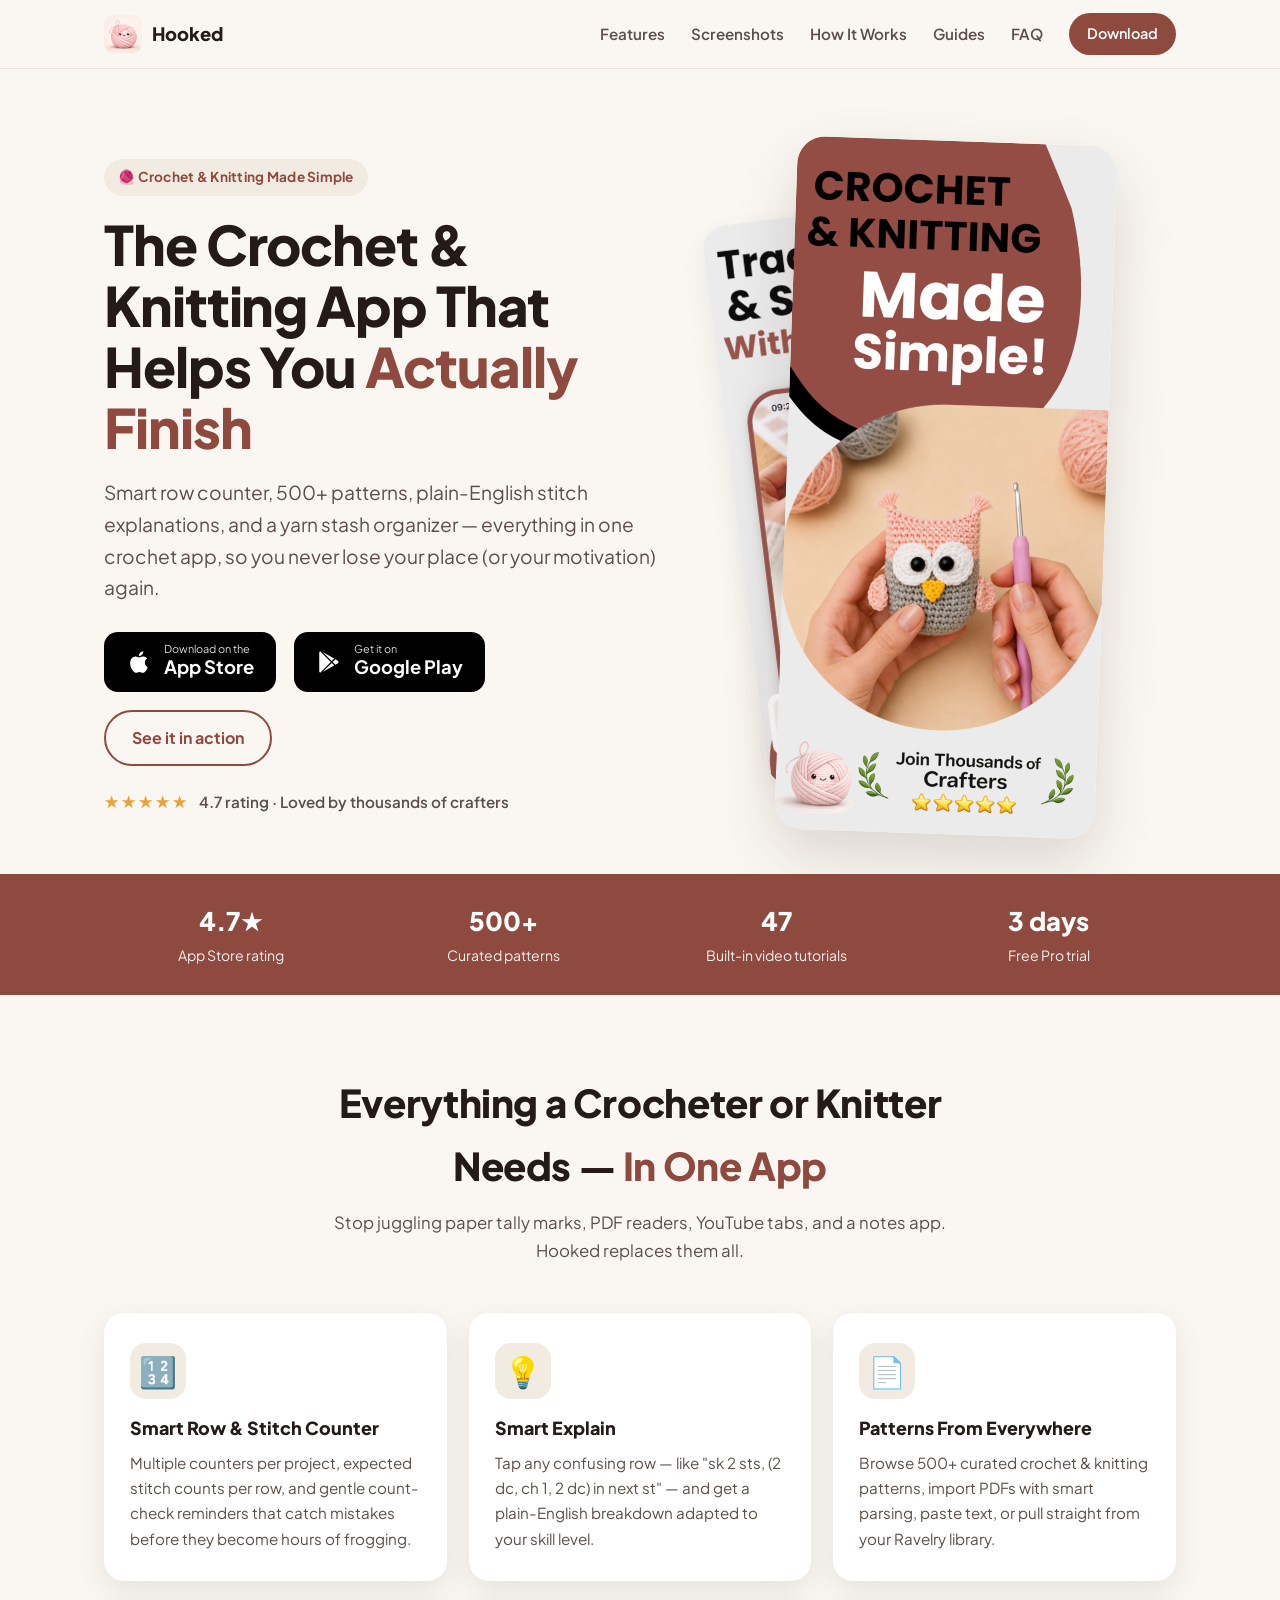
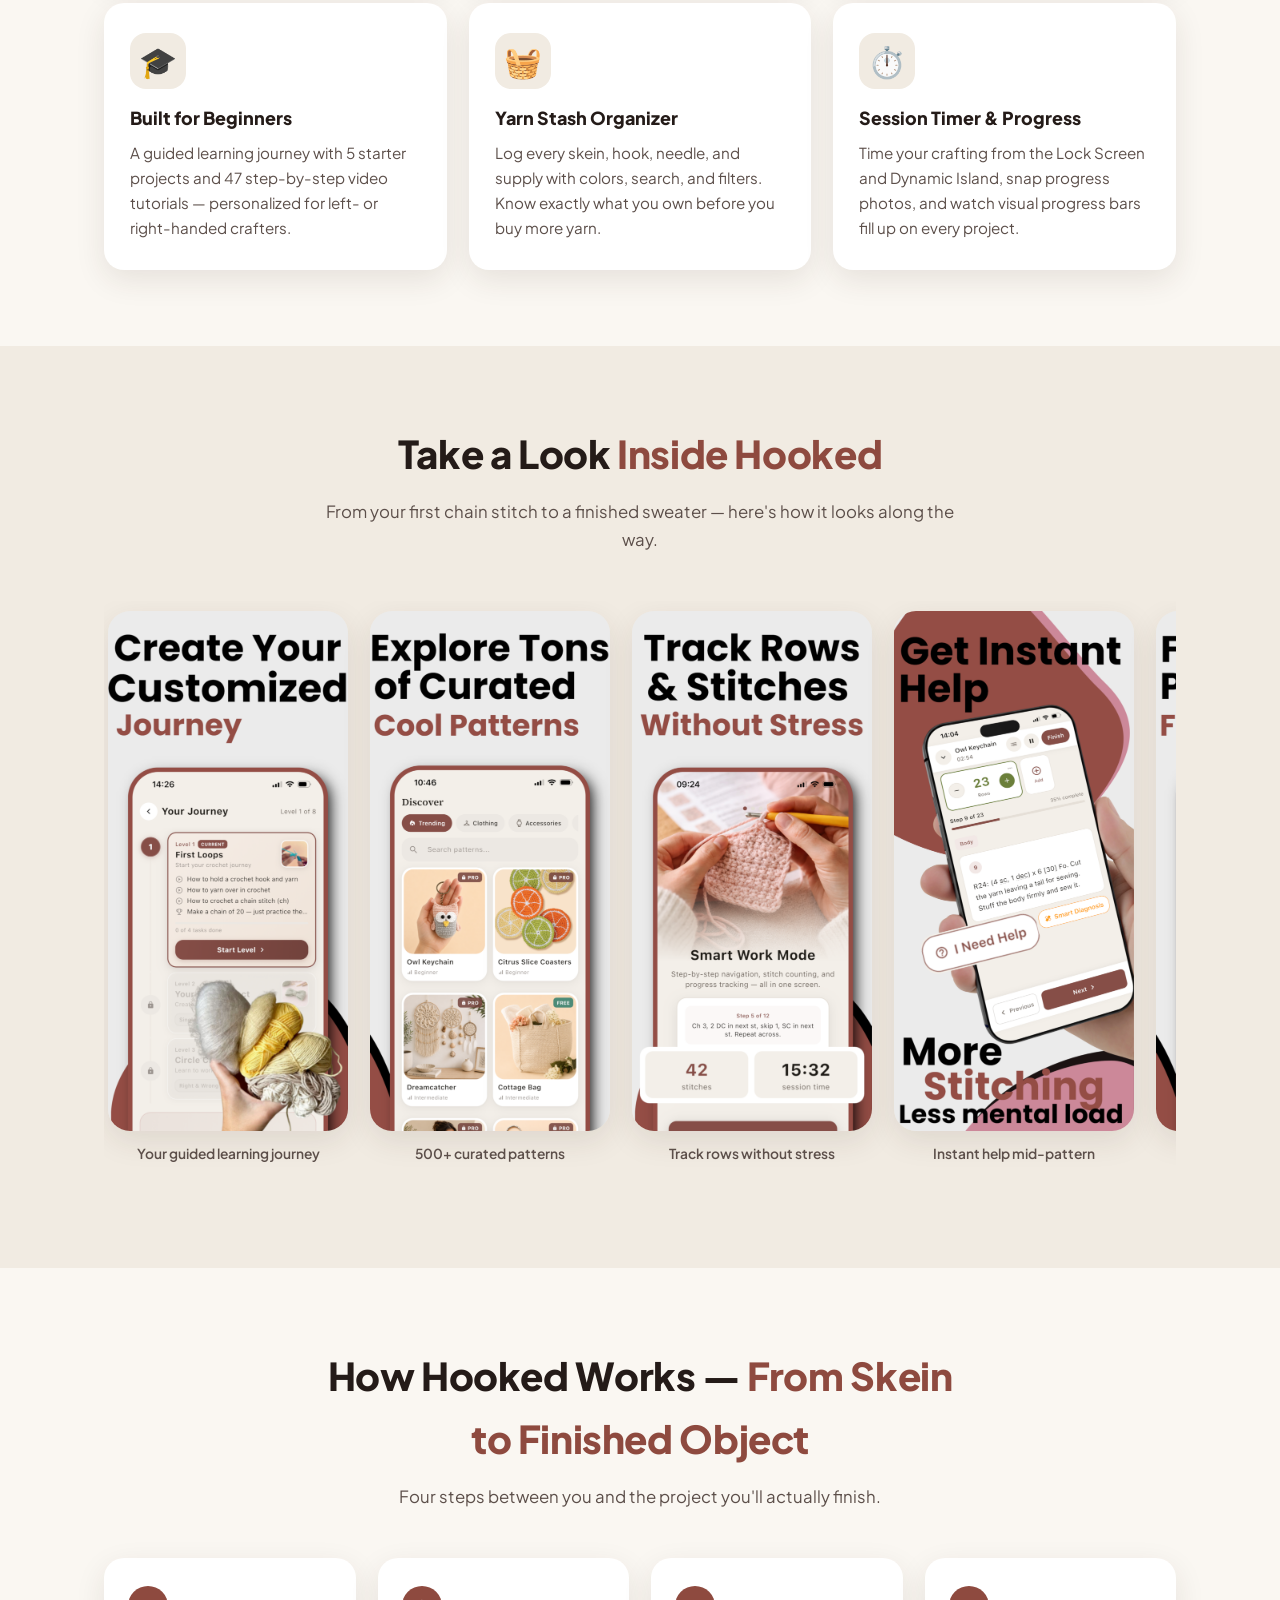
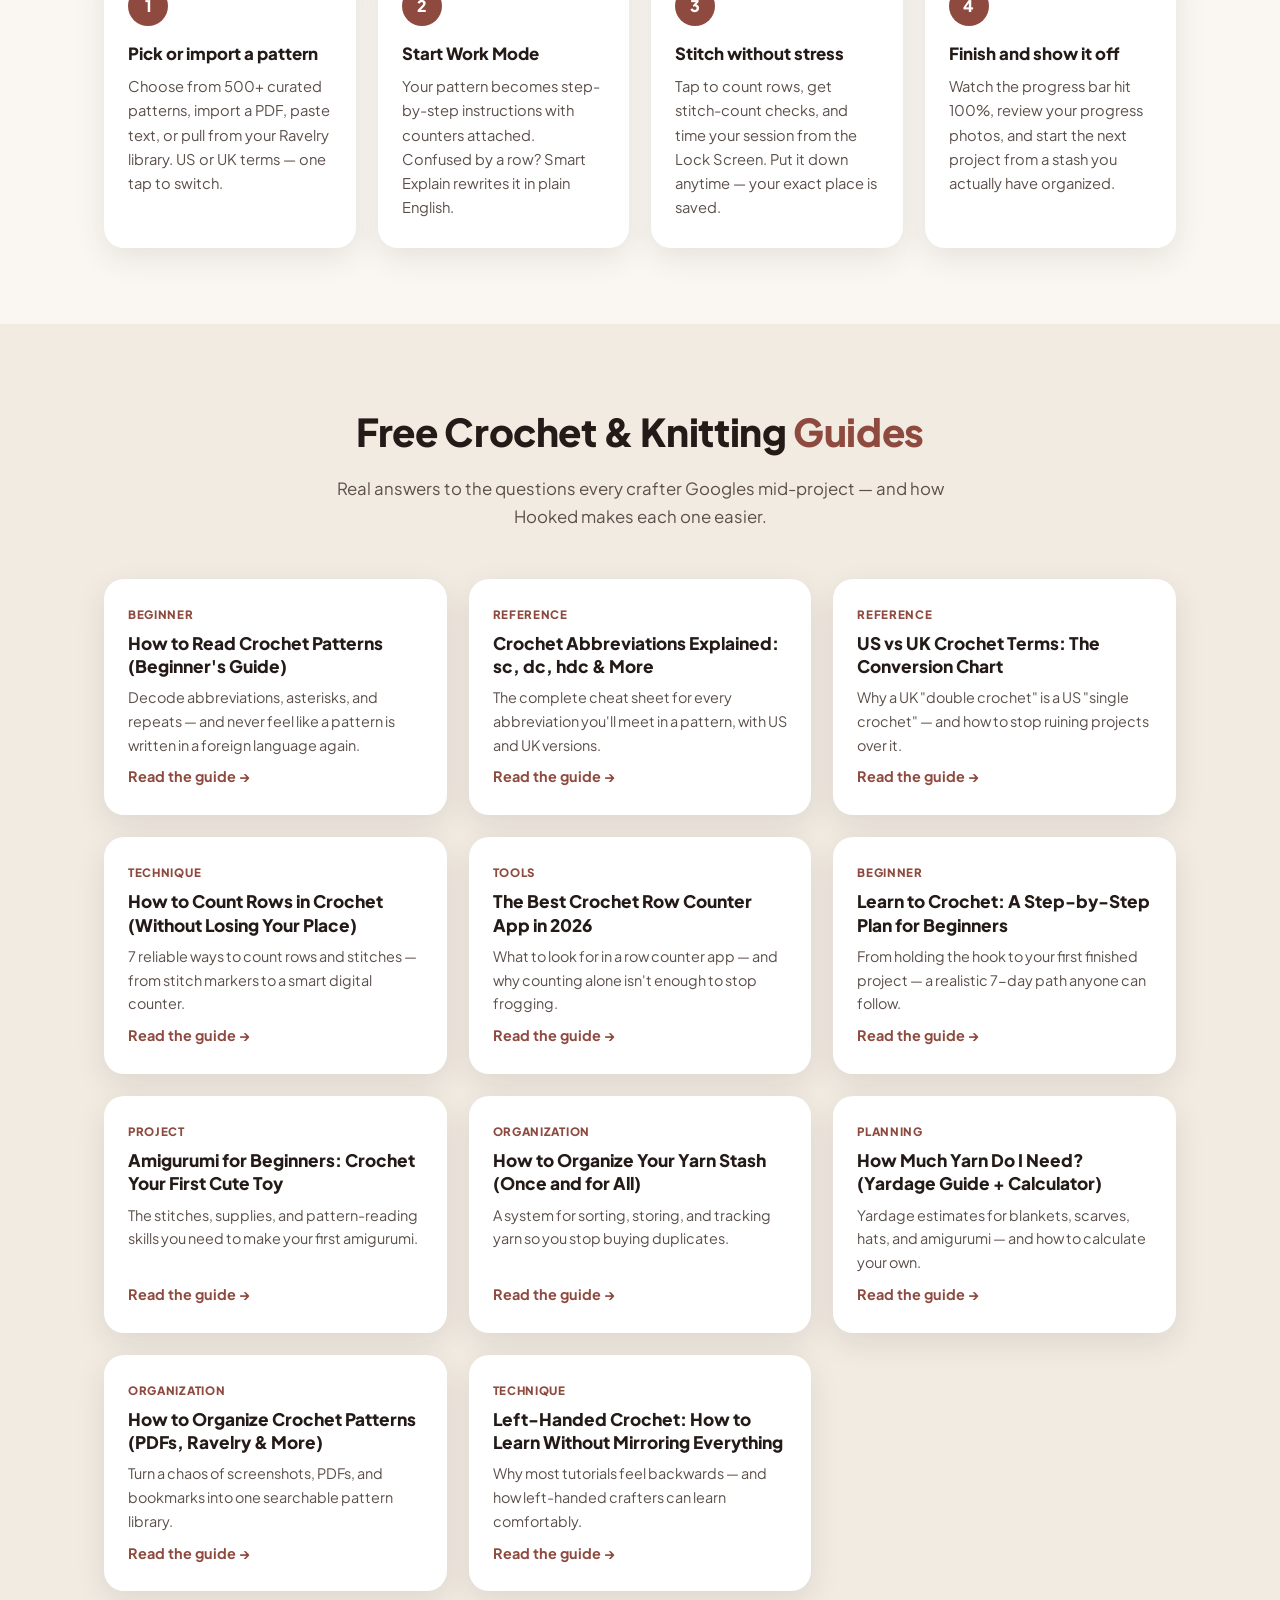
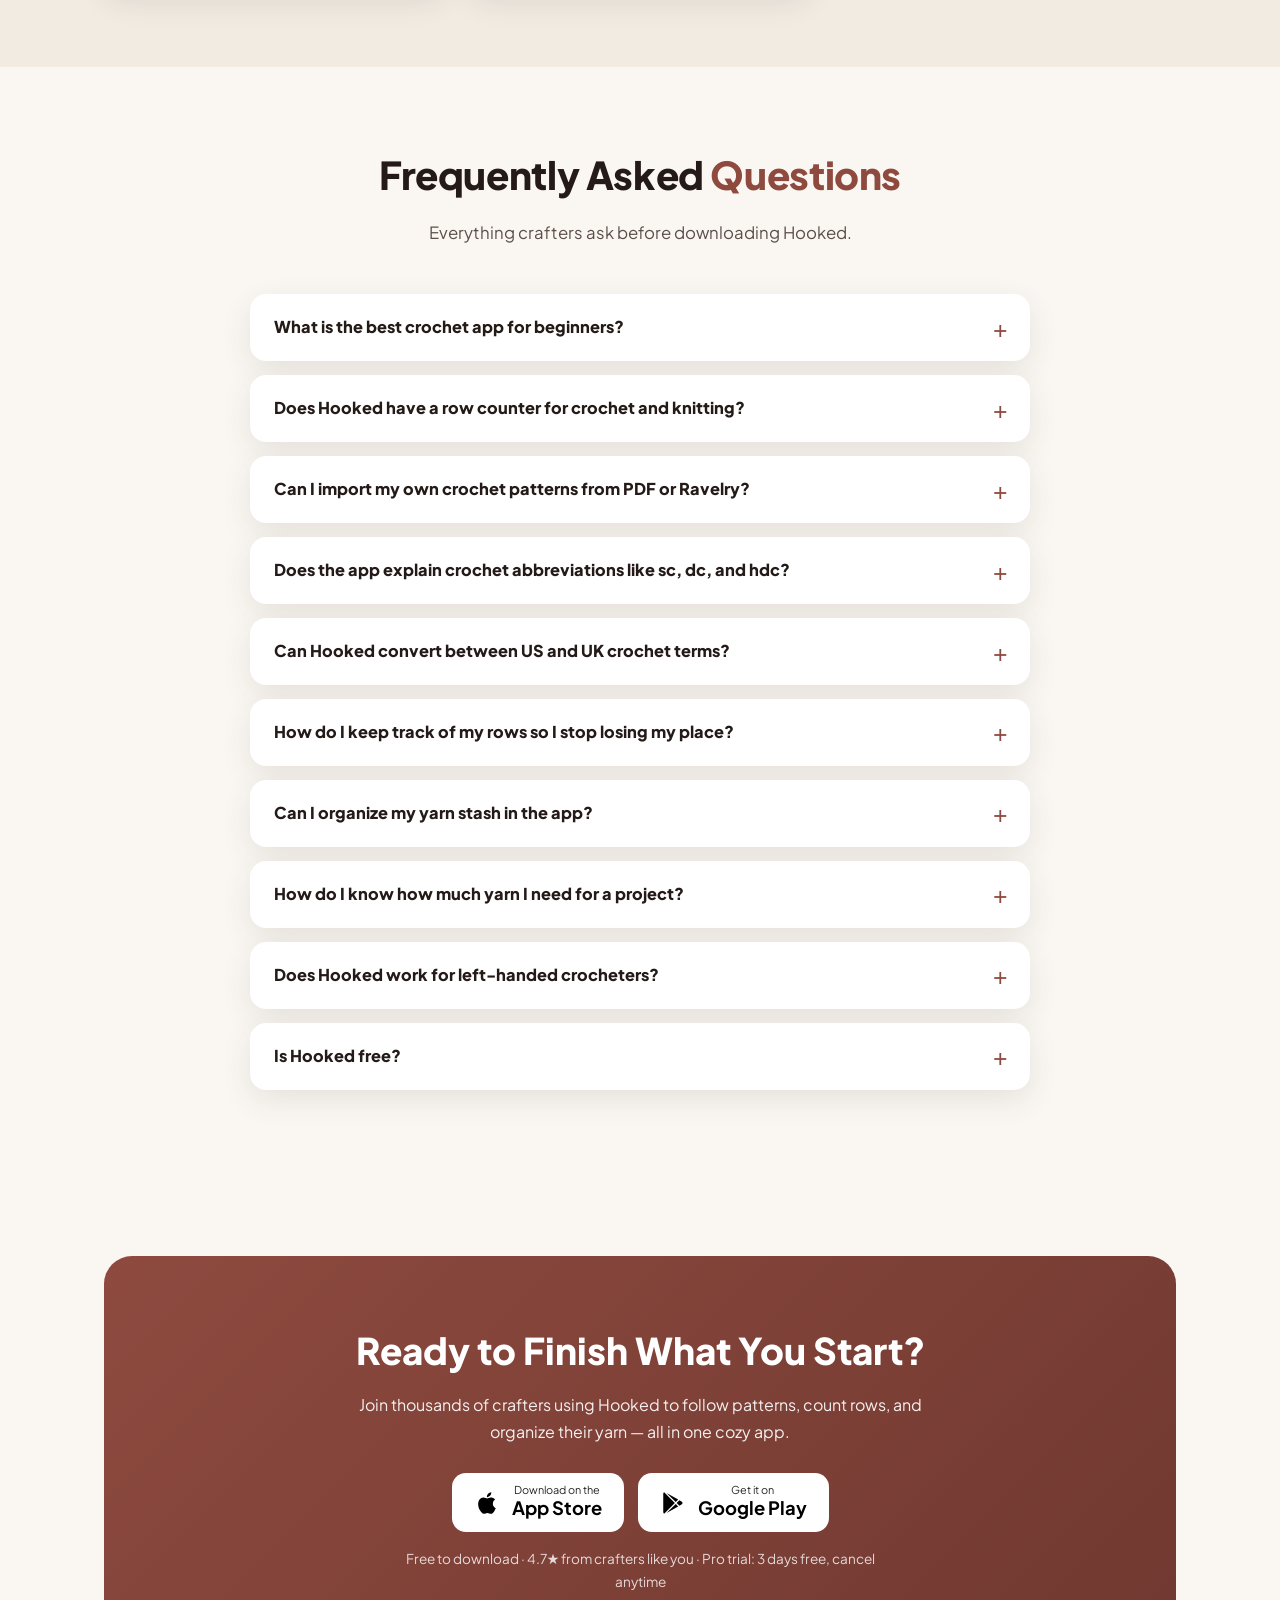
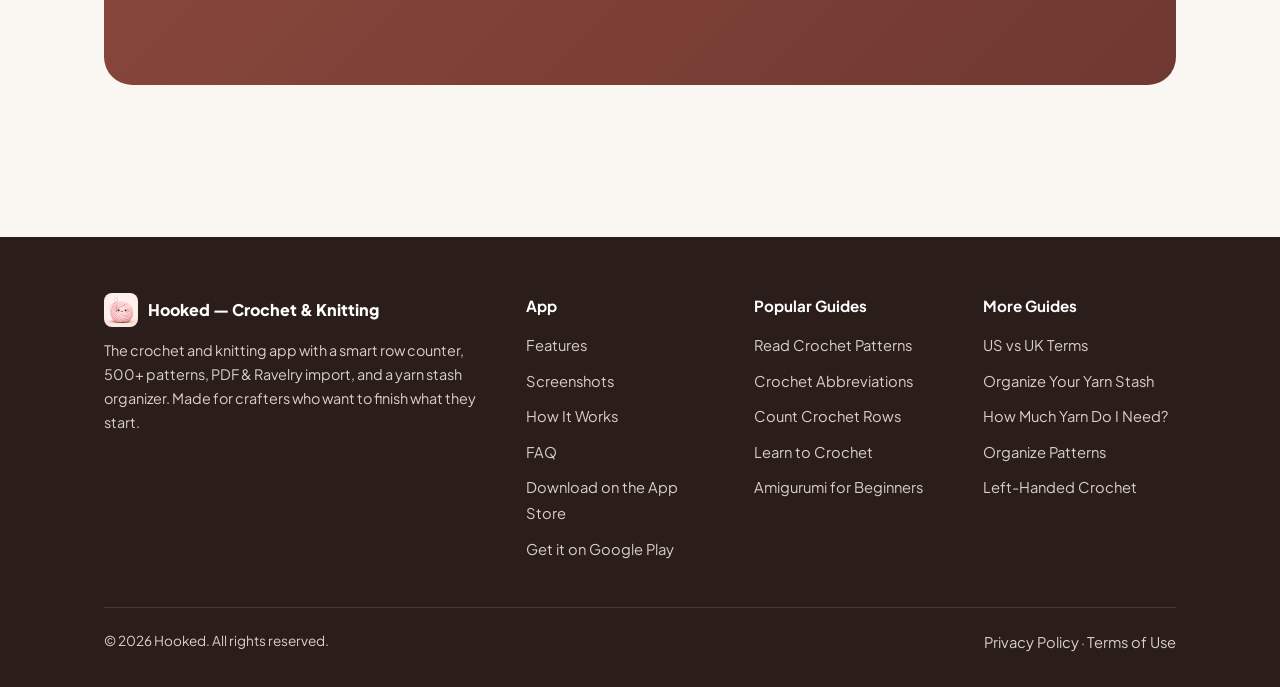
<file: website/index.html>
<!DOCTYPE html>
<html lang="en">
<head>
<meta charset="UTF-8">
<meta name="viewport" content="width=device-width, initial-scale=1.0">
<title>Hooked: Crochet &amp; Knitting App — Row Counter, Patterns &amp; Yarn Stash</title>
<meta name="description" content="Hooked is the crochet &amp; knitting app with a smart row counter, 500+ patterns, PDF &amp; Ravelry import, and yarn stash organizer. Free on iPhone &amp; Android — finish what you start.">
<link rel="canonical" href="https://hookedcrochetapp.com/">
<meta name="robots" content="index, follow">
<meta property="og:type" content="website">
<meta property="og:title" content="Hooked: Crochet &amp; Knitting App — Row Counter, Patterns &amp; Yarn Stash">
<meta property="og:description" content="Follow patterns step-by-step, never lose your row, and organize your whole yarn stash. 4.7★ on the App Store.">
<meta property="og:url" content="https://hookedcrochetapp.com/">
<meta property="og:image" content="https://hookedcrochetapp.com/images/app-icon-1024.png">
<meta name="twitter:card" content="summary_large_image">
<meta name="twitter:title" content="Hooked: Crochet &amp; Knitting App — Row Counter, Patterns &amp; Yarn Stash">
<meta name="twitter:description" content="The crochet &amp; knitting app that helps you actually finish. Smart row counter, 500+ patterns, yarn stash organizer. Free on iPhone &amp; Android.">
<meta name="twitter:image" content="https://hookedcrochetapp.com/images/app-icon-1024.png">
<meta name="apple-itunes-app" content="app-id=6757484781">
<link rel="icon" type="image/png" href="images/app-icon.png">
<link rel="apple-touch-icon" href="images/app-icon.png">
<link rel="preconnect" href="https://fonts.googleapis.com">
<link rel="preconnect" href="https://fonts.gstatic.com" crossorigin>
<link href="https://fonts.googleapis.com/css2?family=Plus+Jakarta+Sans:wght@400;600;700;800&display=swap" rel="stylesheet">
<link rel="stylesheet" href="css/style.css">
<script type="application/ld+json">
{
  "@context": "https://schema.org",
  "@type": "SoftwareApplication",
  "name": "Hooked - Crochet & Knitting",
  "operatingSystem": "iOS, Android",
  "applicationCategory": "LifestyleApplication",
  "description": "Crochet and knitting app with smart row counter, 500+ patterns, PDF and Ravelry import, plain-English pattern explanations, and yarn stash organizer.",
  "image": "https://hookedcrochetapp.com/images/app-icon-1024.png",
  "url": "https://hookedcrochetapp.com/",
  "installUrl": "https://apps.apple.com/us/app/hooked-crochet-knitting/id6757484781",
  "offers": { "@type": "Offer", "price": "0", "priceCurrency": "USD" },
  "aggregateRating": { "@type": "AggregateRating", "ratingValue": "4.7", "ratingCount": "154" },
  "author": { "@type": "Person", "name": "Mehdi El Moussali" }
}
</script>
<script type="application/ld+json">
{
  "@context": "https://schema.org",
  "@type": "FAQPage",
  "mainEntity": [
    {"@type":"Question","name":"What is the best crochet app for beginners?","acceptedAnswer":{"@type":"Answer","text":"Hooked is built for beginners: it includes 5 guided starter projects with step-by-step video tutorials inside the app, a personalized learning journey, and Smart Explain, which translates any confusing pattern instruction into plain English adapted to your skill level."}},
    {"@type":"Question","name":"Does Hooked have a row counter for crochet and knitting?","acceptedAnswer":{"@type":"Answer","text":"Yes. Hooked includes multiple row and stitch counters per project, expected stitch counts per row, and count-check reminders that catch mistakes before you have to frog hours of work. Your row and next instruction are saved automatically when you close the app."}},
    {"@type":"Question","name":"Can I import my own crochet patterns from PDF or Ravelry?","acceptedAnswer":{"@type":"Answer","text":"Yes. Hooked imports PDF patterns with smart parsing, accepts pasted text, and pulls patterns directly from your Ravelry library — then turns them into a step-by-step Work Mode with counters attached."}},
    {"@type":"Question","name":"Does the app explain crochet abbreviations like sc, dc, and hdc?","acceptedAnswer":{"@type":"Answer","text":"Yes. Hooked includes a glossary of 30+ crochet and 30+ knitting abbreviations, and its Smart Explain feature rewrites any full instruction — like 'sk 2 sts, (2 dc, ch 1, 2 dc) in next st' — in plain English."}},
    {"@type":"Question","name":"Can Hooked convert between US and UK crochet terms?","acceptedAnswer":{"@type":"Answer","text":"Yes. A one-tap toggle switches any pattern between US and UK crochet terminology, so a UK 'double crochet' is never confused with a US 'double crochet' again."}},
    {"@type":"Question","name":"Can I organize my yarn stash in the app?","acceptedAnswer":{"@type":"Answer","text":"Yes. Hooked tracks every skein of yarn with a color picker, plus hooks, needles, and supplies, with search and filters — so you know exactly what you own before buying more."}},
    {"@type":"Question","name":"Is Hooked free?","acceptedAnswer":{"@type":"Answer","text":"Hooked is free to download and use. Hooked Pro unlocks unlimited Smart Explain, PDF and Ravelry import, unlimited projects, and all premium tools, with a 3-day free trial you can cancel anytime."}},
    {"@type":"Question","name":"Does Hooked work for left-handed crocheters?","acceptedAnswer":{"@type":"Answer","text":"Yes. During setup you choose your dominant hand and Hooked adapts its tutorials for left-handed, right-handed, or ambidextrous crafters."}}
  ]
}
</script>
</head>
<body>

<header class="site-header">
  <div class="container nav">
    <a class="brand" href="/">
      <img src="images/app-icon.png" alt="Hooked crochet and knitting app icon" width="38" height="38">
      Hooked
    </a>
    <ul class="nav-links">
      <li><a href="#features">Features</a></li>
      <li><a href="#screenshots">Screenshots</a></li>
      <li><a href="#how-it-works">How It Works</a></li>
      <li><a href="guides/">Guides</a></li>
      <li><a href="#faq">FAQ</a></li>
      <li class="nav-cta"><a class="btn small" href="https://apps.apple.com/us/app/hooked-crochet-knitting/id6757484781">Download</a></li>
    </ul>
  </div>
</header>

<main>

<!-- ============ HERO ============ -->
<section class="hero" id="top">
  <div class="container hero-grid">
    <div>
      <span class="eyebrow">🧶 Crochet &amp; Knitting Made Simple</span>
      <h1>The Crochet &amp; Knitting App That Helps You <span class="accent">Actually Finish</span></h1>
      <p class="lede">Smart row counter, 500+ patterns, plain-English stitch explanations, and a yarn stash organizer — everything in one crochet app, so you never lose your place (or your motivation) again.</p>
      <div class="hero-ctas">
        <a class="appstore-badge" href="https://apps.apple.com/us/app/hooked-crochet-knitting/id6757484781" aria-label="Download Hooked on the App Store">
          <svg viewBox="0 0 24 24" fill="currentColor" aria-hidden="true"><path d="M18.71 19.5c-.83 1.24-1.71 2.45-3.05 2.47-1.34.03-1.77-.79-3.29-.79-1.53 0-2 .77-3.27.82-1.31.05-2.3-1.32-3.14-2.53C4.25 17 2.94 12.45 4.7 9.39c.87-1.52 2.43-2.48 4.12-2.51 1.28-.02 2.5.87 3.29.87.78 0 2.26-1.07 3.81-.91.65.03 2.47.26 3.64 1.98-.09.06-2.17 1.28-2.15 3.81.03 3.02 2.65 4.03 2.68 4.04-.03.07-.42 1.44-1.38 2.83M13 3.5c.73-.83 1.94-1.46 2.94-1.5.13 1.17-.34 2.35-1.04 3.19-.69.85-1.83 1.51-2.95 1.42-.15-1.15.41-2.35 1.05-3.11z"/></svg>
          <span class="txt"><small>Download on the</small><strong>App Store</strong></span>
        </a>
        <a class="appstore-badge" href="https://play.google.com/store/apps/details?id=com.thescript.crochet" aria-label="Get Hooked on Google Play">
          <svg viewBox="0 0 24 24" fill="currentColor" aria-hidden="true"><path d="M3,20.5V3.5C3,2.91 3.34,2.39 3.84,2.15L13.69,12L3.84,21.85C3.34,21.6 3,21.09 3,20.5M16.81,15.12L6.05,21.34L14.54,12.85L16.81,15.12M20.16,10.81C20.5,11.08 20.75,11.5 20.75,12C20.75,12.5 20.53,12.9 20.18,13.18L17.89,14.5L15.39,12L17.89,9.5L20.16,10.81M6.05,2.66L16.81,8.88L14.54,11.15L6.05,2.66Z"/></svg>
          <span class="txt"><small>Get it on</small><strong>Google Play</strong></span>
        </a>
        <a class="btn ghost" href="#screenshots">See it in action</a>
      </div>
      <div class="stars">
        <span class="star-row" aria-hidden="true">★★★★★</span>
        <span>4.7 rating · Loved by thousands of crafters</span>
      </div>
    </div>
    <div class="hero-phone">
      <img class="back-shot" src="images/screenshot-4.png" alt="Hooked crochet row counter tracking rows and stitches in Smart Work Mode" width="260" height="563" loading="eager">
      <img class="main-shot" src="images/screenshot-1.png" alt="Hooked crochet and knitting app showing an amigurumi owl project" width="320" height="693" loading="eager">
    </div>
  </div>
</section>

<!-- ============ PROOF STRIP ============ -->
<div class="proof">
  <div class="container proof-grid">
    <div><strong>4.7★</strong><span>App Store rating</span></div>
    <div><strong>500+</strong><span>Curated patterns</span></div>
    <div><strong>47</strong><span>Built-in video tutorials</span></div>
    <div><strong>3 days</strong><span>Free Pro trial</span></div>
  </div>
</div>

<!-- ============ FEATURES ============ -->
<section id="features">
  <div class="container">
    <div class="section-head">
      <h2>Everything a Crocheter or Knitter Needs — <span class="accent">In One App</span></h2>
      <p>Stop juggling paper tally marks, PDF readers, YouTube tabs, and a notes app. Hooked replaces them all.</p>
    </div>
    <div class="features-grid">
      <div class="feature-card">
        <span class="icon">🔢</span>
        <h3>Smart Row &amp; Stitch Counter</h3>
        <p>Multiple counters per project, expected stitch counts per row, and gentle count-check reminders that catch mistakes before they become hours of frogging.</p>
      </div>
      <div class="feature-card">
        <span class="icon">💡</span>
        <h3>Smart Explain</h3>
        <p>Tap any confusing row — like "sk 2 sts, (2 dc, ch 1, 2 dc) in next st" — and get a plain-English breakdown adapted to your skill level.</p>
      </div>
      <div class="feature-card">
        <span class="icon">📄</span>
        <h3>Patterns From Everywhere</h3>
        <p>Browse 500+ curated crochet &amp; knitting patterns, import PDFs with smart parsing, paste text, or pull straight from your Ravelry library.</p>
      </div>
      <div class="feature-card">
        <span class="icon">🎓</span>
        <h3>Built for Beginners</h3>
        <p>A guided learning journey with 5 starter projects and 47 step-by-step video tutorials — personalized for left- or right-handed crafters.</p>
      </div>
      <div class="feature-card">
        <span class="icon">🧺</span>
        <h3>Yarn Stash Organizer</h3>
        <p>Log every skein, hook, needle, and supply with colors, search, and filters. Know exactly what you own before you buy more yarn.</p>
      </div>
      <div class="feature-card">
        <span class="icon">⏱️</span>
        <h3>Session Timer &amp; Progress</h3>
        <p>Time your crafting from the Lock Screen and Dynamic Island, snap progress photos, and watch visual progress bars fill up on every project.</p>
      </div>
    </div>
  </div>
</section>

<!-- ============ SCREENSHOTS ============ -->
<section class="shots" id="screenshots">
  <div class="container">
    <div class="section-head">
      <h2>Take a Look <span class="accent">Inside Hooked</span></h2>
      <p>From your first chain stitch to a finished sweater — here's how it looks along the way.</p>
    </div>
    <div class="shots-scroller">
      <figure class="shot"><img src="images/screenshot-2.png" alt="Personalized crochet learning journey with guided levels in the Hooked app" width="240" height="520" loading="lazy"><figcaption>Your guided learning journey</figcaption></figure>
      <figure class="shot"><img src="images/screenshot-3.png" alt="Discover tab with 500+ curated crochet and knitting patterns" width="240" height="520" loading="lazy"><figcaption>500+ curated patterns</figcaption></figure>
      <figure class="shot"><img src="images/screenshot-4.png" alt="Smart Work Mode tracking crochet rows and stitches with a session timer" width="240" height="520" loading="lazy"><figcaption>Track rows without stress</figcaption></figure>
      <figure class="shot"><img src="images/screenshot-9.png" alt="Crochet row counter with instant help and Smart Diagnosis in Work Mode" width="240" height="520" loading="lazy"><figcaption>Instant help mid-pattern</figcaption></figure>
      <figure class="shot"><img src="images/screenshot-7.png" alt="Easy beginner crochet pattern — Day 1 ribbon bow project" width="240" height="520" loading="lazy"><figcaption>Beginner-friendly patterns</figcaption></figure>
      <figure class="shot"><img src="images/screenshot-8.png" alt="Yarn stash organizer tracking yarn skeins, hooks, needles and supplies" width="240" height="520" loading="lazy"><figcaption>Your stash, organized</figcaption></figure>
      <figure class="shot"><img src="images/screenshot-6.png" alt="Crochet tools: Ravelry import, PDF import, row counter, yarn calculator" width="240" height="520" loading="lazy"><figcaption>All the smart tools</figcaption></figure>
      <figure class="shot"><img src="images/screenshot-5.png" alt="Left-handed and right-handed crochet tutorial personalization" width="240" height="520" loading="lazy"><figcaption>Lefty or righty tutorials</figcaption></figure>
    </div>
  </div>
</section>

<!-- ============ HOW IT WORKS ============ -->
<section id="how-it-works">
  <div class="container">
    <div class="section-head">
      <h2>How Hooked Works — <span class="accent">From Skein to Finished Object</span></h2>
      <p>Four steps between you and the project you'll actually finish.</p>
    </div>
    <div class="steps">
      <div class="step">
        <span class="num">1</span>
        <h3>Pick or import a pattern</h3>
        <p>Choose from 500+ curated patterns, import a PDF, paste text, or pull from your Ravelry library. US or UK terms — one tap to switch.</p>
      </div>
      <div class="step">
        <span class="num">2</span>
        <h3>Start Work Mode</h3>
        <p>Your pattern becomes step-by-step instructions with counters attached. Confused by a row? Smart Explain rewrites it in plain English.</p>
      </div>
      <div class="step">
        <span class="num">3</span>
        <h3>Stitch without stress</h3>
        <p>Tap to count rows, get stitch-count checks, and time your session from the Lock Screen. Put it down anytime — your exact place is saved.</p>
      </div>
      <div class="step">
        <span class="num">4</span>
        <h3>Finish and show it off</h3>
        <p>Watch the progress bar hit 100%, review your progress photos, and start the next project from a stash you actually have organized.</p>
      </div>
    </div>
  </div>
</section>

<!-- ============ GUIDES ============ -->
<section class="shots" id="guides">
  <div class="container">
    <div class="section-head">
      <h2>Free Crochet &amp; Knitting <span class="accent">Guides</span></h2>
      <p>Real answers to the questions every crafter Googles mid-project — and how Hooked makes each one easier.</p>
    </div>
    <div class="guides-grid">
      <a class="guide-card" href="/guides/how-to-read-crochet-patterns">
        <span class="tag">Beginner</span>
        <h3>How to Read Crochet Patterns (Beginner's Guide)</h3>
        <p>Decode abbreviations, asterisks, and repeats — and never feel like a pattern is written in a foreign language again.</p>
        <span class="more">Read the guide →</span>
      </a>
      <a class="guide-card" href="/guides/crochet-abbreviations">
        <span class="tag">Reference</span>
        <h3>Crochet Abbreviations Explained: sc, dc, hdc &amp; More</h3>
        <p>The complete cheat sheet for every abbreviation you'll meet in a pattern, with US and UK versions.</p>
        <span class="more">Read the guide →</span>
      </a>
      <a class="guide-card" href="/guides/us-vs-uk-crochet-terms">
        <span class="tag">Reference</span>
        <h3>US vs UK Crochet Terms: The Conversion Chart</h3>
        <p>Why a UK "double crochet" is a US "single crochet" — and how to stop ruining projects over it.</p>
        <span class="more">Read the guide →</span>
      </a>
      <a class="guide-card" href="/guides/how-to-count-crochet-rows">
        <span class="tag">Technique</span>
        <h3>How to Count Rows in Crochet (Without Losing Your Place)</h3>
        <p>7 reliable ways to count rows and stitches — from stitch markers to a smart digital counter.</p>
        <span class="more">Read the guide →</span>
      </a>
      <a class="guide-card" href="/guides/crochet-row-counter-app">
        <span class="tag">Tools</span>
        <h3>The Best Crochet Row Counter App in 2026</h3>
        <p>What to look for in a row counter app — and why counting alone isn't enough to stop frogging.</p>
        <span class="more">Read the guide →</span>
      </a>
      <a class="guide-card" href="/guides/learn-to-crochet">
        <span class="tag">Beginner</span>
        <h3>Learn to Crochet: A Step-by-Step Plan for Beginners</h3>
        <p>From holding the hook to your first finished project — a realistic 7-day path anyone can follow.</p>
        <span class="more">Read the guide →</span>
      </a>
      <a class="guide-card" href="/guides/amigurumi-for-beginners">
        <span class="tag">Project</span>
        <h3>Amigurumi for Beginners: Crochet Your First Cute Toy</h3>
        <p>The stitches, supplies, and pattern-reading skills you need to make your first amigurumi.</p>
        <span class="more">Read the guide →</span>
      </a>
      <a class="guide-card" href="/guides/organize-yarn-stash">
        <span class="tag">Organization</span>
        <h3>How to Organize Your Yarn Stash (Once and for All)</h3>
        <p>A system for sorting, storing, and tracking yarn so you stop buying duplicates.</p>
        <span class="more">Read the guide →</span>
      </a>
      <a class="guide-card" href="/guides/how-much-yarn-do-i-need">
        <span class="tag">Planning</span>
        <h3>How Much Yarn Do I Need? (Yardage Guide + Calculator)</h3>
        <p>Yardage estimates for blankets, scarves, hats, and amigurumi — and how to calculate your own.</p>
        <span class="more">Read the guide →</span>
      </a>
      <a class="guide-card" href="/guides/organize-crochet-patterns">
        <span class="tag">Organization</span>
        <h3>How to Organize Crochet Patterns (PDFs, Ravelry &amp; More)</h3>
        <p>Turn a chaos of screenshots, PDFs, and bookmarks into one searchable pattern library.</p>
        <span class="more">Read the guide →</span>
      </a>
      <a class="guide-card" href="/guides/left-handed-crochet">
        <span class="tag">Technique</span>
        <h3>Left-Handed Crochet: How to Learn Without Mirroring Everything</h3>
        <p>Why most tutorials feel backwards — and how left-handed crafters can learn comfortably.</p>
        <span class="more">Read the guide →</span>
      </a>
    </div>
  </div>
</section>

<!-- ============ FAQ ============ -->
<section id="faq">
  <div class="container">
    <div class="section-head">
      <h2>Frequently Asked <span class="accent">Questions</span></h2>
      <p>Everything crafters ask before downloading Hooked.</p>
    </div>
    <div class="faq-list">
      <details class="faq-item">
        <summary>What is the best crochet app for beginners?</summary>
        <div class="answer"><p>Hooked is built for beginners: it includes 5 guided starter projects with step-by-step video tutorials inside the app, a personalized learning journey, and Smart Explain — which translates any confusing pattern instruction into plain English adapted to your skill level. <a href="/guides/learn-to-crochet">Learn more →</a></p></div>
      </details>
      <details class="faq-item">
        <summary>Does Hooked have a row counter for crochet and knitting?</summary>
        <div class="answer"><p>Yes. Hooked includes multiple row and stitch counters per project, expected stitch counts per row, and count-check reminders that catch mistakes before you have to frog hours of work. Your row and next instruction are saved automatically when you close the app. <a href="/guides/crochet-row-counter-app">Learn more →</a></p></div>
      </details>
      <details class="faq-item">
        <summary>Can I import my own crochet patterns from PDF or Ravelry?</summary>
        <div class="answer"><p>Yes. Hooked imports PDF patterns with smart parsing, accepts pasted text, and pulls patterns directly from your Ravelry library — then turns them into step-by-step Work Mode instructions with counters attached. <a href="/guides/organize-crochet-patterns">Learn more →</a></p></div>
      </details>
      <details class="faq-item">
        <summary>Does the app explain crochet abbreviations like sc, dc, and hdc?</summary>
        <div class="answer"><p>Yes. Hooked includes a glossary of 30+ crochet and 30+ knitting abbreviations, and its Smart Explain feature rewrites any full instruction — like "sk 2 sts, (2 dc, ch 1, 2 dc) in next st" — in plain English. <a href="/guides/crochet-abbreviations">Learn more →</a></p></div>
      </details>
      <details class="faq-item">
        <summary>Can Hooked convert between US and UK crochet terms?</summary>
        <div class="answer"><p>Yes. A one-tap toggle switches any pattern between US and UK crochet terminology, so a UK "double crochet" is never confused with a US "double crochet" again. <a href="/guides/us-vs-uk-crochet-terms">Learn more →</a></p></div>
      </details>
      <details class="faq-item">
        <summary>How do I keep track of my rows so I stop losing my place?</summary>
        <div class="answer"><p>Hooked pairs tap-to-count row counters with expected stitch counts per row and periodic count-check reminders. If you put your project down for a week, the app reopens exactly where you left off — row, instruction, and progress included. <a href="/guides/how-to-count-crochet-rows">Learn more →</a></p></div>
      </details>
      <details class="faq-item">
        <summary>Can I organize my yarn stash in the app?</summary>
        <div class="answer"><p>Yes. Hooked tracks every skein of yarn with a color picker, plus hooks, needles, and supplies, with search and filters — so you know exactly what you own before buying more. <a href="/guides/organize-yarn-stash">Learn more →</a></p></div>
      </details>
      <details class="faq-item">
        <summary>How do I know how much yarn I need for a project?</summary>
        <div class="answer"><p>Hooked's built-in yarn calculator estimates the yardage a project needs, and the stitch calculator and unit converter handle the rest of the math — no spreadsheet required. <a href="/guides/how-much-yarn-do-i-need">Learn more →</a></p></div>
      </details>
      <details class="faq-item">
        <summary>Does Hooked work for left-handed crocheters?</summary>
        <div class="answer"><p>Yes. During setup you choose your dominant hand, and Hooked adapts its tutorials for left-handed, right-handed, or ambidextrous crafters. <a href="/guides/left-handed-crochet">Learn more →</a></p></div>
      </details>
      <details class="faq-item">
        <summary>Is Hooked free?</summary>
        <div class="answer"><p>Hooked is free to download and use. Hooked Pro unlocks unlimited Smart Explain, PDF and Ravelry import, unlimited projects, and all premium tools — with a 3-day free trial you can cancel anytime. <a href="https://apps.apple.com/us/app/hooked-crochet-knitting/id6757484781">Try it free →</a></p></div>
      </details>
    </div>
  </div>
</section>

<!-- ============ CTA ============ -->
<section id="download">
  <div class="container">
    <div class="cta-band">
      <h2>Ready to Finish What You Start?</h2>
      <p>Join thousands of crafters using Hooked to follow patterns, count rows, and organize their yarn — all in one cozy app.</p>
      <div class="store-badges">
        <a class="appstore-badge" href="https://apps.apple.com/us/app/hooked-crochet-knitting/id6757484781" aria-label="Download Hooked on the App Store">
          <svg viewBox="0 0 24 24" fill="currentColor" aria-hidden="true"><path d="M18.71 19.5c-.83 1.24-1.71 2.45-3.05 2.47-1.34.03-1.77-.79-3.29-.79-1.53 0-2 .77-3.27.82-1.31.05-2.3-1.32-3.14-2.53C4.25 17 2.94 12.45 4.7 9.39c.87-1.52 2.43-2.48 4.12-2.51 1.28-.02 2.5.87 3.29.87.78 0 2.26-1.07 3.81-.91.65.03 2.47.26 3.64 1.98-.09.06-2.17 1.28-2.15 3.81.03 3.02 2.65 4.03 2.68 4.04-.03.07-.42 1.44-1.38 2.83M13 3.5c.73-.83 1.94-1.46 2.94-1.5.13 1.17-.34 2.35-1.04 3.19-.69.85-1.83 1.51-2.95 1.42-.15-1.15.41-2.35 1.05-3.11z"/></svg>
          <span class="txt"><small>Download on the</small><strong>App Store</strong></span>
        </a>
        <a class="appstore-badge" href="https://play.google.com/store/apps/details?id=com.thescript.crochet" aria-label="Get Hooked on Google Play">
          <svg viewBox="0 0 24 24" fill="currentColor" aria-hidden="true"><path d="M3,20.5V3.5C3,2.91 3.34,2.39 3.84,2.15L13.69,12L3.84,21.85C3.34,21.6 3,21.09 3,20.5M16.81,15.12L6.05,21.34L14.54,12.85L16.81,15.12M20.16,10.81C20.5,11.08 20.75,11.5 20.75,12C20.75,12.5 20.53,12.9 20.18,13.18L17.89,14.5L15.39,12L17.89,9.5L20.16,10.81M6.05,2.66L16.81,8.88L14.54,11.15L6.05,2.66Z"/></svg>
          <span class="txt"><small>Get it on</small><strong>Google Play</strong></span>
        </a>
      </div>
      <p class="subnote">Free to download · 4.7★ from crafters like you · Pro trial: 3 days free, cancel anytime</p>
    </div>
  </div>
</section>

</main>

<!-- ============ FOOTER ============ -->
<footer class="site-footer">
  <div class="container">
    <div class="footer-grid">
      <div>
        <div class="footer-brand">
          <img src="images/app-icon.png" alt="Hooked app icon" width="34" height="34">
          Hooked — Crochet &amp; Knitting
        </div>
        <p class="footer-desc">The crochet and knitting app with a smart row counter, 500+ patterns, PDF &amp; Ravelry import, and a yarn stash organizer. Made for crafters who want to finish what they start.</p>
      </div>
      <div>
        <h4>App</h4>
        <ul>
          <li><a href="#features">Features</a></li>
          <li><a href="#screenshots">Screenshots</a></li>
          <li><a href="#how-it-works">How It Works</a></li>
          <li><a href="#faq">FAQ</a></li>
          <li><a href="https://apps.apple.com/us/app/hooked-crochet-knitting/id6757484781">Download on the App Store</a></li>
          <li><a href="https://play.google.com/store/apps/details?id=com.thescript.crochet">Get it on Google Play</a></li>
        </ul>
      </div>
      <div>
        <h4>Popular Guides</h4>
        <ul>
          <li><a href="/guides/how-to-read-crochet-patterns">Read Crochet Patterns</a></li>
          <li><a href="/guides/crochet-abbreviations">Crochet Abbreviations</a></li>
          <li><a href="/guides/how-to-count-crochet-rows">Count Crochet Rows</a></li>
          <li><a href="/guides/learn-to-crochet">Learn to Crochet</a></li>
          <li><a href="/guides/amigurumi-for-beginners">Amigurumi for Beginners</a></li>
        </ul>
      </div>
      <div>
        <h4>More Guides</h4>
        <ul>
          <li><a href="/guides/us-vs-uk-crochet-terms">US vs UK Terms</a></li>
          <li><a href="/guides/organize-yarn-stash">Organize Your Yarn Stash</a></li>
          <li><a href="/guides/how-much-yarn-do-i-need">How Much Yarn Do I Need?</a></li>
          <li><a href="/guides/organize-crochet-patterns">Organize Patterns</a></li>
          <li><a href="/guides/left-handed-crochet">Left-Handed Crochet</a></li>
        </ul>
      </div>
    </div>
    <div class="footer-bottom">
      <span>© 2026 Hooked. All rights reserved.</span>
      <span><a href="https://docs.google.com/document/d/1GGduvRVdPEk4ASX04e5As3OERoDEkq9NyKAhaqj2nJg/edit?usp=sharing">Privacy Policy</a> · <a href="https://www.apple.com/legal/internet-services/itunes/dev/stdeula/">Terms of Use</a></span>
    </div>
  </div>
</footer>

</body>
</html>
</file>
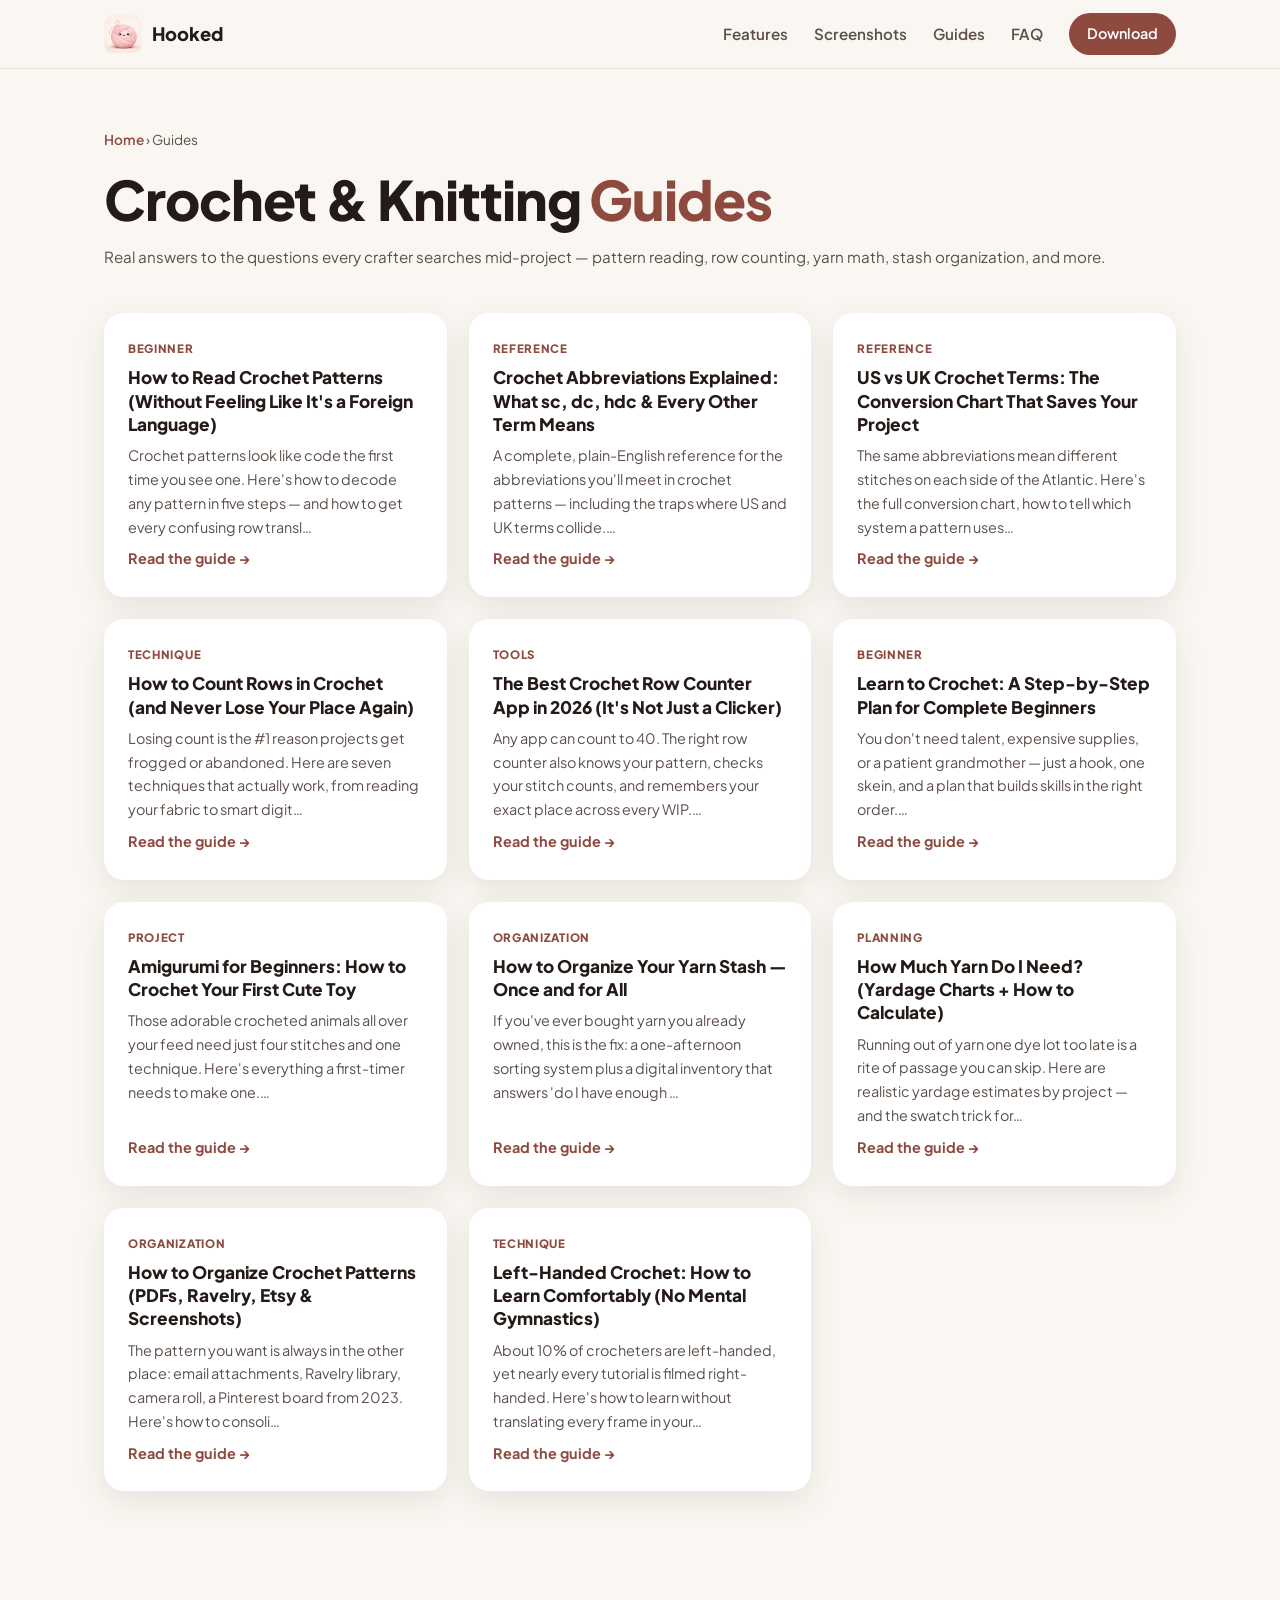
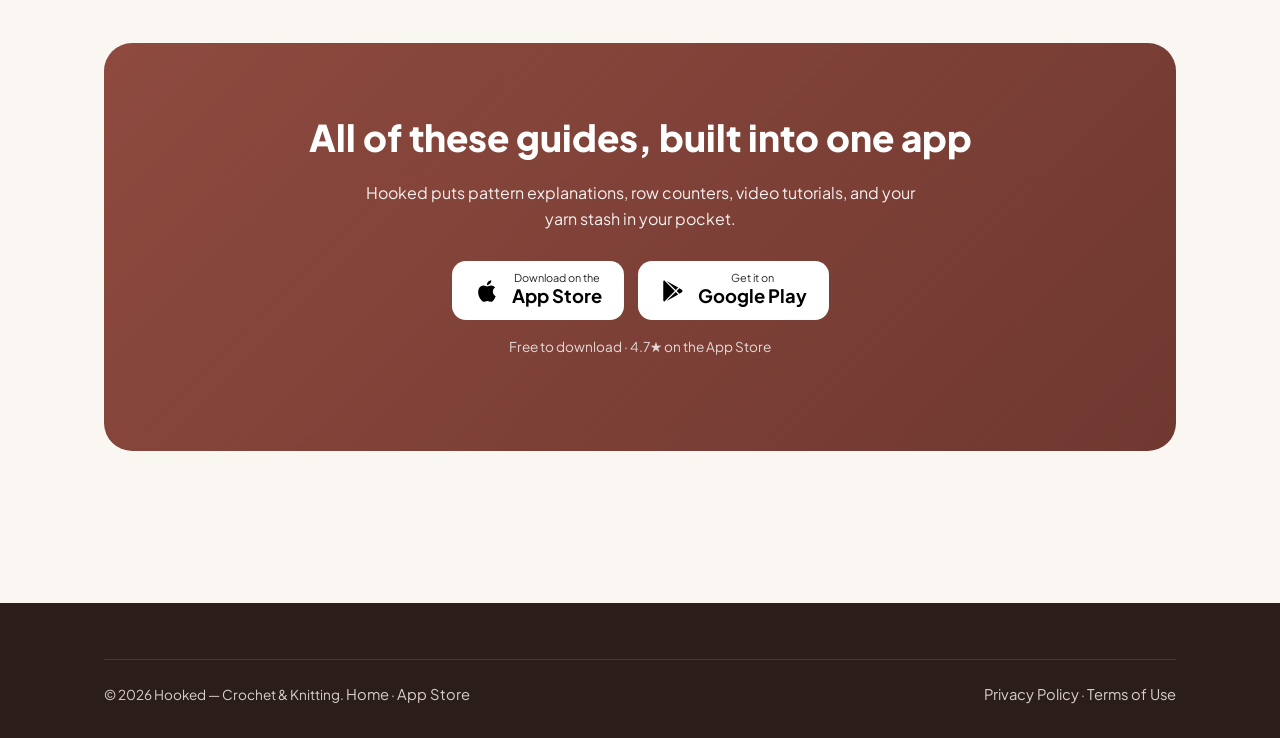
<file: website/guides/index.html>
<!DOCTYPE html>
<html lang="en">
<head>
<meta charset="UTF-8">
<meta name="viewport" content="width=device-width, initial-scale=1.0">
<title>Crochet &amp; Knitting Guides — Free Tutorials by Hooked</title>
<meta name="description" content="Free crochet and knitting guides: read patterns, learn abbreviations, count rows, organize your yarn stash, and more — by the makers of the Hooked app.">
<link rel="canonical" href="https://hookedcrochetapp.com/guides/">
<meta name="robots" content="index, follow">
<meta property="og:type" content="website">
<meta property="og:title" content="Crochet &amp; Knitting Guides — Free Tutorials by Hooked">
<meta property="og:description" content="Free crochet and knitting guides from the makers of the Hooked app.">
<meta property="og:url" content="https://hookedcrochetapp.com/guides/">
<meta property="og:image" content="https://hookedcrochetapp.com/images/app-icon-1024.png">
<meta name="apple-itunes-app" content="app-id=6757484781">
<link rel="icon" type="image/png" href="../images/app-icon.png">
<link rel="preconnect" href="https://fonts.googleapis.com">
<link rel="preconnect" href="https://fonts.gstatic.com" crossorigin>
<link href="https://fonts.googleapis.com/css2?family=Plus+Jakarta+Sans:wght@400;600;700;800&display=swap" rel="stylesheet">
<link rel="stylesheet" href="../css/style.css">
</head>
<body>
<header class="site-header">
  <div class="container nav">
    <a class="brand" href="/"><img src="../images/app-icon.png" alt="Hooked crochet and knitting app icon" width="38" height="38">Hooked</a>
    <ul class="nav-links">
      <li><a href="/#features">Features</a></li>
      <li><a href="/#screenshots">Screenshots</a></li>
      <li><a href="/guides/">Guides</a></li>
      <li><a href="/#faq">FAQ</a></li>
      <li class="nav-cta"><a class="btn small" href="https://apps.apple.com/us/app/hooked-crochet-knitting/id6757484781">Download</a></li>
    </ul>
  </div>
</header>
<main>
<div class="article-hero">
  <div class="container">
    <nav class="breadcrumbs" aria-label="Breadcrumb"><a href="/">Home</a> › Guides</nav>
    <h1>Crochet &amp; Knitting <span class="accent">Guides</span></h1>
    <p class="meta">Real answers to the questions every crafter searches mid-project — pattern reading, row counting, yarn math, stash organization, and more.</p>
  </div>
</div>
<section style="padding-top:20px">
  <div class="container">
    <div class="guides-grid">
<a class="guide-card" href="/guides/how-to-read-crochet-patterns">
<span class="tag">Beginner</span>
<h3>How to Read Crochet Patterns (Without Feeling Like It&#x27;s a Foreign Language)</h3>
<p>Crochet patterns look like code the first time you see one. Here&#x27;s how to decode any pattern in five steps — and how to get every confusing row transl…</p>
<span class="more">Read the guide →</span>
</a>
<a class="guide-card" href="/guides/crochet-abbreviations">
<span class="tag">Reference</span>
<h3>Crochet Abbreviations Explained: What sc, dc, hdc &amp; Every Other Term Means</h3>
<p>A complete, plain-English reference for the abbreviations you&#x27;ll meet in crochet patterns — including the traps where US and UK terms collide.…</p>
<span class="more">Read the guide →</span>
</a>
<a class="guide-card" href="/guides/us-vs-uk-crochet-terms">
<span class="tag">Reference</span>
<h3>US vs UK Crochet Terms: The Conversion Chart That Saves Your Project</h3>
<p>The same abbreviations mean different stitches on each side of the Atlantic. Here&#x27;s the full conversion chart, how to tell which system a pattern uses…</p>
<span class="more">Read the guide →</span>
</a>
<a class="guide-card" href="/guides/how-to-count-crochet-rows">
<span class="tag">Technique</span>
<h3>How to Count Rows in Crochet (and Never Lose Your Place Again)</h3>
<p>Losing count is the #1 reason projects get frogged or abandoned. Here are seven techniques that actually work, from reading your fabric to smart digit…</p>
<span class="more">Read the guide →</span>
</a>
<a class="guide-card" href="/guides/crochet-row-counter-app">
<span class="tag">Tools</span>
<h3>The Best Crochet Row Counter App in 2026 (It&#x27;s Not Just a Clicker)</h3>
<p>Any app can count to 40. The right row counter also knows your pattern, checks your stitch counts, and remembers your exact place across every WIP.…</p>
<span class="more">Read the guide →</span>
</a>
<a class="guide-card" href="/guides/learn-to-crochet">
<span class="tag">Beginner</span>
<h3>Learn to Crochet: A Step-by-Step Plan for Complete Beginners</h3>
<p>You don&#x27;t need talent, expensive supplies, or a patient grandmother — just a hook, one skein, and a plan that builds skills in the right order.…</p>
<span class="more">Read the guide →</span>
</a>
<a class="guide-card" href="/guides/amigurumi-for-beginners">
<span class="tag">Project</span>
<h3>Amigurumi for Beginners: How to Crochet Your First Cute Toy</h3>
<p>Those adorable crocheted animals all over your feed need just four stitches and one technique. Here&#x27;s everything a first-timer needs to make one.…</p>
<span class="more">Read the guide →</span>
</a>
<a class="guide-card" href="/guides/organize-yarn-stash">
<span class="tag">Organization</span>
<h3>How to Organize Your Yarn Stash — Once and for All</h3>
<p>If you&#x27;ve ever bought yarn you already owned, this is the fix: a one-afternoon sorting system plus a digital inventory that answers &#x27;do I have enough …</p>
<span class="more">Read the guide →</span>
</a>
<a class="guide-card" href="/guides/how-much-yarn-do-i-need">
<span class="tag">Planning</span>
<h3>How Much Yarn Do I Need? (Yardage Charts + How to Calculate)</h3>
<p>Running out of yarn one dye lot too late is a rite of passage you can skip. Here are realistic yardage estimates by project — and the swatch trick for…</p>
<span class="more">Read the guide →</span>
</a>
<a class="guide-card" href="/guides/organize-crochet-patterns">
<span class="tag">Organization</span>
<h3>How to Organize Crochet Patterns (PDFs, Ravelry, Etsy &amp; Screenshots)</h3>
<p>The pattern you want is always in the other place: email attachments, Ravelry library, camera roll, a Pinterest board from 2023. Here&#x27;s how to consoli…</p>
<span class="more">Read the guide →</span>
</a>
<a class="guide-card" href="/guides/left-handed-crochet">
<span class="tag">Technique</span>
<h3>Left-Handed Crochet: How to Learn Comfortably (No Mental Gymnastics)</h3>
<p>About 10% of crocheters are left-handed, yet nearly every tutorial is filmed right-handed. Here&#x27;s how to learn without translating every frame in your…</p>
<span class="more">Read the guide →</span>
</a>

    </div>
  </div>
</section>
<section>
  <div class="container">
    <div class="cta-band">
      <h2>All of these guides, built into one app</h2>
      <p>Hooked puts pattern explanations, row counters, video tutorials, and your yarn stash in your pocket.</p>
      <div class="store-badges"><a class="appstore-badge" href="https://apps.apple.com/us/app/hooked-crochet-knitting/id6757484781" aria-label="Download Hooked on the App Store"><svg viewBox="0 0 24 24" fill="currentColor" aria-hidden="true"><path d="M18.71 19.5c-.83 1.24-1.71 2.45-3.05 2.47-1.34.03-1.77-.79-3.29-.79-1.53 0-2 .77-3.27.82-1.31.05-2.3-1.32-3.14-2.53C4.25 17 2.94 12.45 4.7 9.39c.87-1.52 2.43-2.48 4.12-2.51 1.28-.02 2.5.87 3.29.87.78 0 2.26-1.07 3.81-.91.65.03 2.47.26 3.64 1.98-.09.06-2.17 1.28-2.15 3.81.03 3.02 2.65 4.03 2.68 4.04-.03.07-.42 1.44-1.38 2.83M13 3.5c.73-.83 1.94-1.46 2.94-1.5.13 1.17-.34 2.35-1.04 3.19-.69.85-1.83 1.51-2.95 1.42-.15-1.15.41-2.35 1.05-3.11z"/></svg><span class="txt"><small>Download on the</small><strong>App Store</strong></span></a><a class="appstore-badge" href="https://play.google.com/store/apps/details?id=com.thescript.crochet" aria-label="Get Hooked on Google Play"><svg viewBox="0 0 24 24" fill="currentColor" aria-hidden="true"><path d="M3,20.5V3.5C3,2.91 3.34,2.39 3.84,2.15L13.69,12L3.84,21.85C3.34,21.6 3,21.09 3,20.5M16.81,15.12L6.05,21.34L14.54,12.85L16.81,15.12M20.16,10.81C20.5,11.08 20.75,11.5 20.75,12C20.75,12.5 20.53,12.9 20.18,13.18L17.89,14.5L15.39,12L17.89,9.5L20.16,10.81M6.05,2.66L16.81,8.88L14.54,11.15L6.05,2.66Z"/></svg><span class="txt"><small>Get it on</small><strong>Google Play</strong></span></a></div>
      <p class="subnote">Free to download · 4.7★ on the App Store</p>
    </div>
  </div>
</section>
</main>
<footer class="site-footer">
  <div class="container">
    <div class="footer-bottom">
      <span>© 2026 Hooked — Crochet &amp; Knitting. <a href="/">Home</a> · <a href="https://apps.apple.com/us/app/hooked-crochet-knitting/id6757484781">App Store</a></span>
      <span><a href="https://docs.google.com/document/d/1GGduvRVdPEk4ASX04e5As3OERoDEkq9NyKAhaqj2nJg/edit?usp=sharing">Privacy Policy</a> · <a href="https://www.apple.com/legal/internet-services/itunes/dev/stdeula/">Terms of Use</a></span>
    </div>
  </div>
</footer>
</body>
</html>
</file>
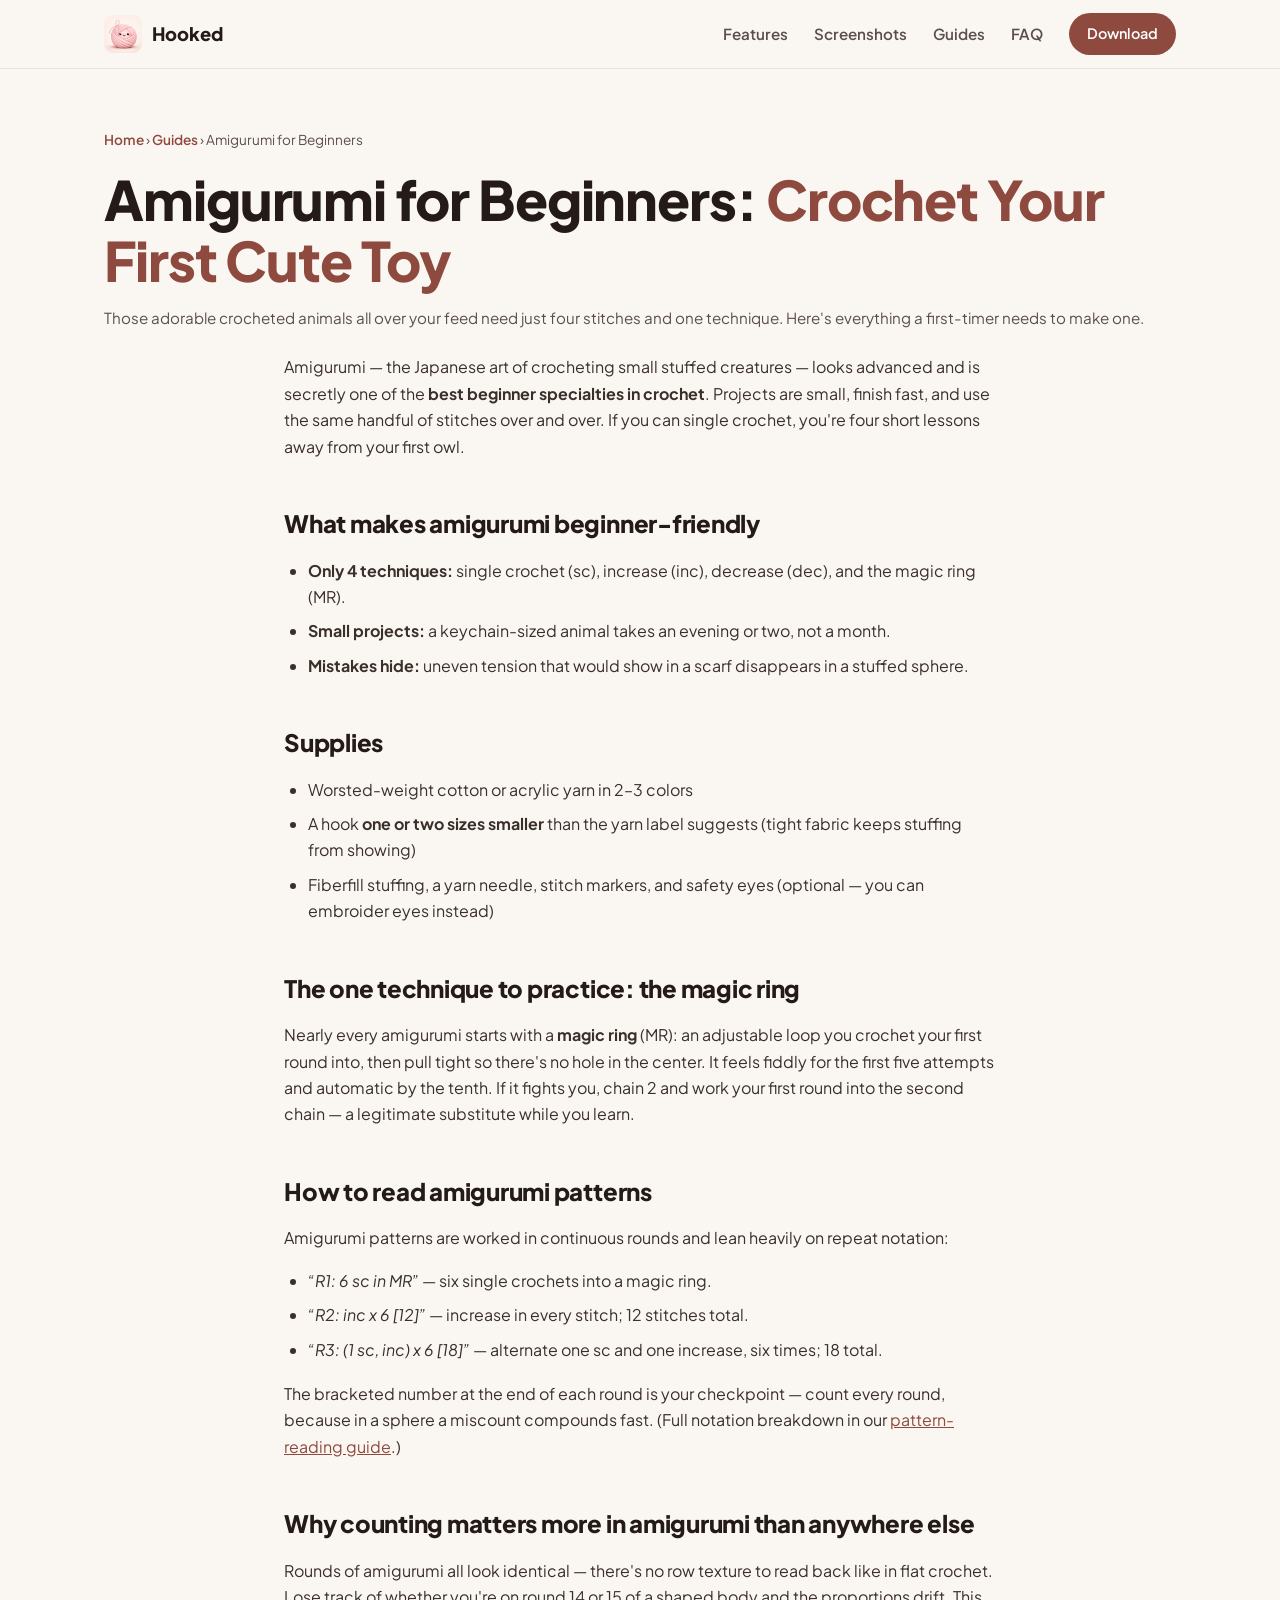
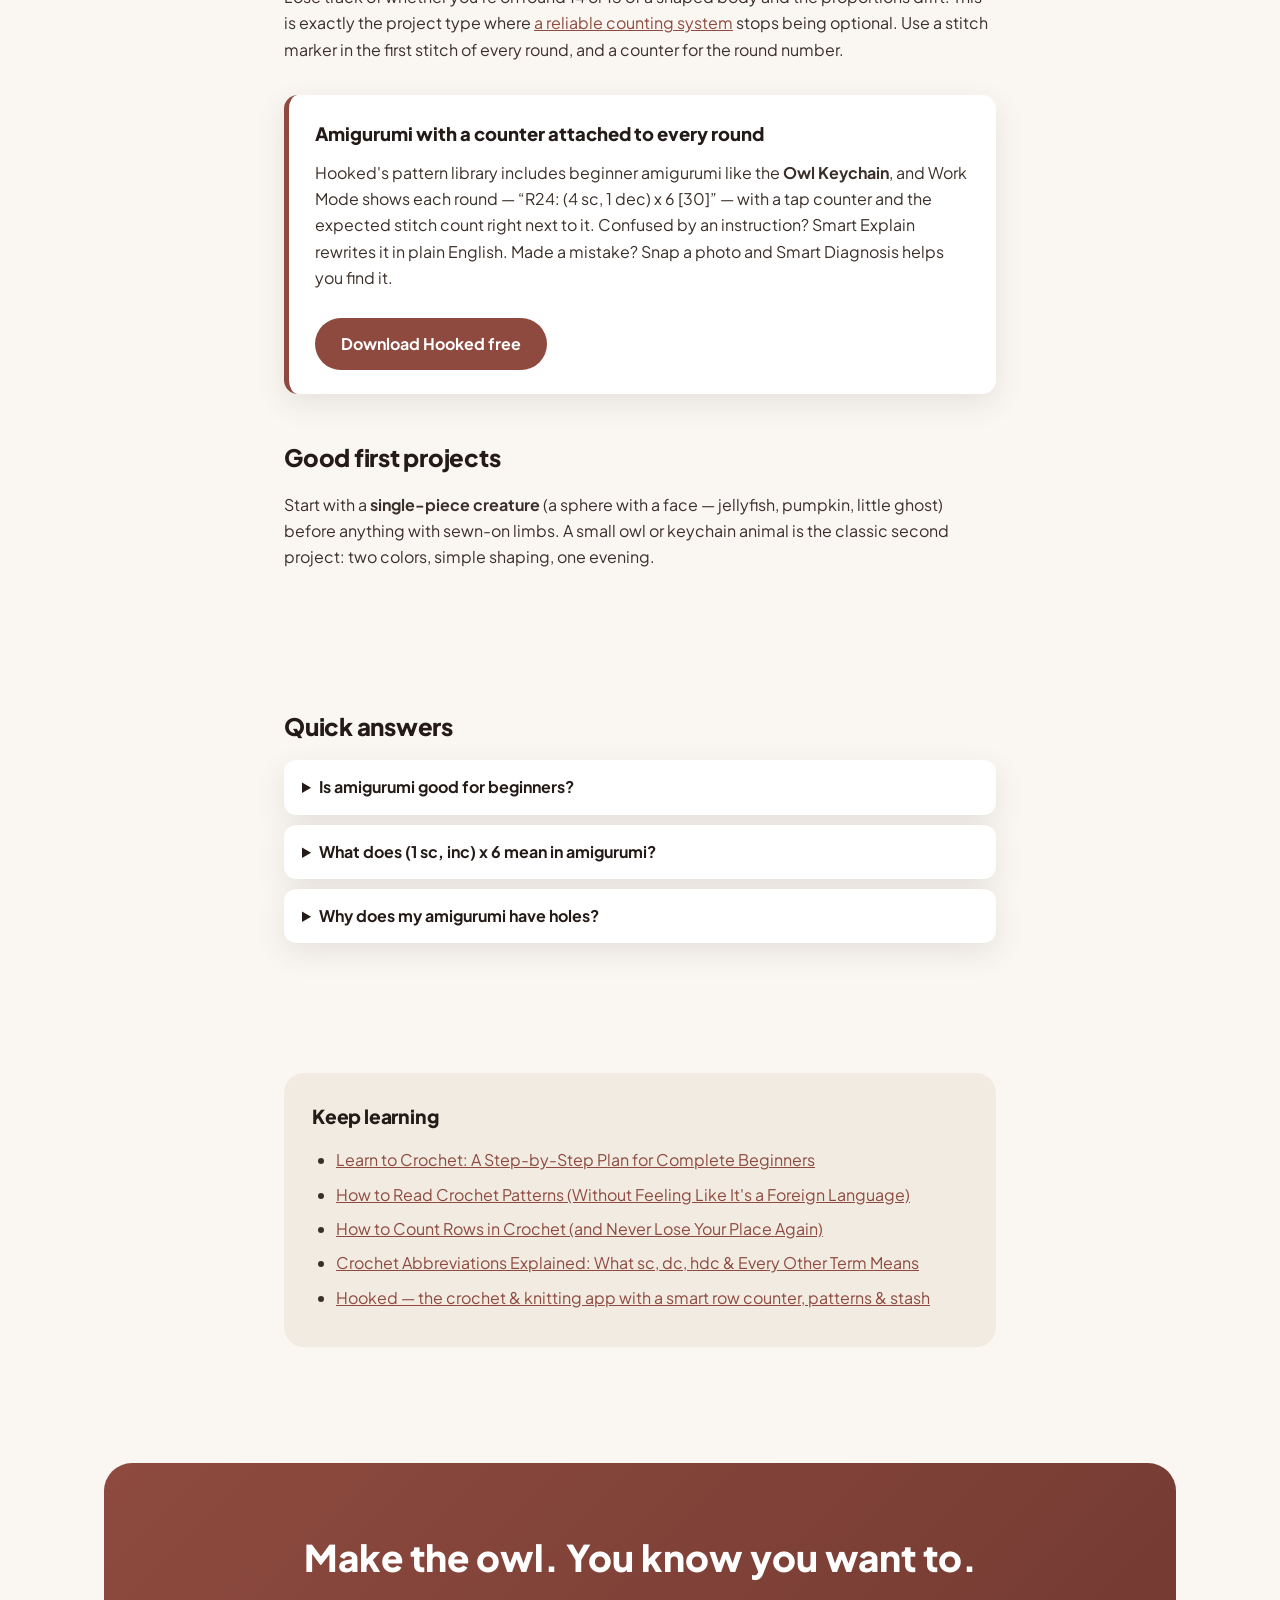
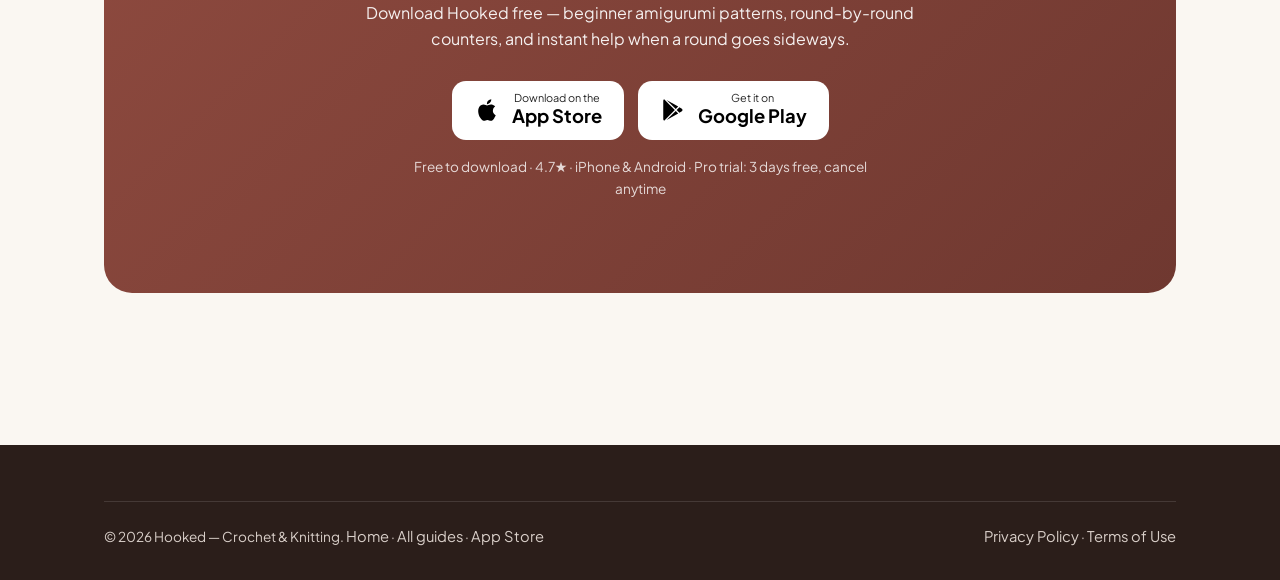
<file: website/guides/amigurumi-for-beginners.html>
<!DOCTYPE html>
<html lang="en">
<head>
<meta charset="UTF-8">
<meta name="viewport" content="width=device-width, initial-scale=1.0">
<title>Amigurumi for Beginners: Crochet Your First Toy (Step by Step)</title>
<meta name="description" content="Amigurumi for beginners: the 4 stitches you need, the supplies, how to read amigurumi patterns like (4 sc, inc) x 6, and the app that counts every round for you.">
<link rel="canonical" href="https://hookedcrochetapp.com/guides/amigurumi-for-beginners">
<meta name="robots" content="index, follow">
<meta property="og:type" content="article">
<meta property="og:title" content="Amigurumi for Beginners: Crochet Your First Toy (Step by Step)">
<meta property="og:description" content="Amigurumi for beginners: the 4 stitches you need, the supplies, how to read amigurumi patterns like (4 sc, inc) x 6, and the app that counts every round for you.">
<meta property="og:url" content="https://hookedcrochetapp.com/guides/amigurumi-for-beginners">
<meta property="og:image" content="https://hookedcrochetapp.com/images/screenshot-1.png">
<meta name="twitter:card" content="summary_large_image">
<meta name="apple-itunes-app" content="app-id=6757484781">
<link rel="icon" type="image/png" href="../images/app-icon.png">
<link rel="preconnect" href="https://fonts.googleapis.com">
<link rel="preconnect" href="https://fonts.gstatic.com" crossorigin>
<link href="https://fonts.googleapis.com/css2?family=Plus+Jakarta+Sans:wght@400;600;700;800&display=swap" rel="stylesheet">
<link rel="stylesheet" href="../css/style.css">
<script type="application/ld+json">{"@context": "https://schema.org", "@type": "Article", "headline": "Amigurumi for Beginners: How to Crochet Your First Cute Toy", "description": "Amigurumi for beginners: the 4 stitches you need, the supplies, how to read amigurumi patterns like (4 sc, inc) x 6, and the app that counts every round for you.", "image": "https://hookedcrochetapp.com/images/screenshot-1.png", "author": {"@type": "Organization", "name": "Hooked"}, "publisher": {"@type": "Organization", "name": "Hooked", "logo": {"@type": "ImageObject", "url": "https://hookedcrochetapp.com/images/app-icon.png"}}, "mainEntityOfPage": "https://hookedcrochetapp.com/guides/amigurumi-for-beginners"}</script>
<script type="application/ld+json">{"@context": "https://schema.org", "@type": "FAQPage", "mainEntity": [{"@type": "Question", "name": "Is amigurumi good for beginners?", "acceptedAnswer": {"@type": "Answer", "text": "Yes \u2014 most amigurumi uses only single crochet, increases, decreases, and a magic ring, worked in small fast projects. It's one of the most beginner-friendly specialties in crochet."}}, {"@type": "Question", "name": "What does (1 sc, inc) x 6 mean in amigurumi?", "acceptedAnswer": {"@type": "Answer", "text": "Work 1 single crochet, then an increase (2 sc in the next stitch), and repeat that pair six times around. The number in brackets afterward is the stitch total you should end the round with."}}, {"@type": "Question", "name": "Why does my amigurumi have holes?", "acceptedAnswer": {"@type": "Answer", "text": "Your hook is too large for your yarn. Go down one or two hook sizes so the fabric is tight enough that stuffing can't peek through."}}]}</script>
<script type="application/ld+json">{"@context": "https://schema.org", "@type": "BreadcrumbList", "itemListElement": [{"@type": "ListItem", "position": 1, "name": "Home", "item": "https://hookedcrochetapp.com/"}, {"@type": "ListItem", "position": 2, "name": "Guides", "item": "https://hookedcrochetapp.com/guides/"}, {"@type": "ListItem", "position": 3, "name": "Amigurumi for Beginners: How to Crochet Your First Cute Toy"}]}</script>
</head>
<body>
<header class="site-header">
  <div class="container nav">
    <a class="brand" href="/"><img src="../images/app-icon.png" alt="Hooked crochet and knitting app icon" width="38" height="38">Hooked</a>
    <ul class="nav-links">
      <li><a href="/#features">Features</a></li>
      <li><a href="/#screenshots">Screenshots</a></li>
      <li><a href="/guides/">Guides</a></li>
      <li><a href="/#faq">FAQ</a></li>
      <li class="nav-cta"><a class="btn small" href="https://apps.apple.com/us/app/hooked-crochet-knitting/id6757484781">Download</a></li>
    </ul>
  </div>
</header>
<main>
<div class="article-hero">
  <div class="container">
    <nav class="breadcrumbs" aria-label="Breadcrumb"><a href="/">Home</a> › <a href="/guides/">Guides</a> › Amigurumi for Beginners</nav>
    <h1>Amigurumi for Beginners: <span class="accent">Crochet Your First Cute Toy</span></h1>
    <p class="meta">Those adorable crocheted animals all over your feed need just four stitches and one technique. Here&#x27;s everything a first-timer needs to make one.</p>
  </div>
</div>
<div class="container article-body">

<p>Amigurumi — the Japanese art of crocheting small stuffed creatures — looks advanced and is secretly one of the <strong>best beginner specialties in crochet</strong>. Projects are small, finish fast, and use the same handful of stitches over and over. If you can single crochet, you're four short lessons away from your first owl.</p>

<h2>What makes amigurumi beginner-friendly</h2>
<ul>
<li><strong>Only 4 techniques:</strong> single crochet (sc), increase (inc), decrease (dec), and the magic ring (MR).</li>
<li><strong>Small projects:</strong> a keychain-sized animal takes an evening or two, not a month.</li>
<li><strong>Mistakes hide:</strong> uneven tension that would show in a scarf disappears in a stuffed sphere.</li>
</ul>

<h2>Supplies</h2>
<ul>
<li>Worsted-weight cotton or acrylic yarn in 2–3 colors</li>
<li>A hook <strong>one or two sizes smaller</strong> than the yarn label suggests (tight fabric keeps stuffing from showing)</li>
<li>Fiberfill stuffing, a yarn needle, stitch markers, and safety eyes (optional — you can embroider eyes instead)</li>
</ul>

<h2>The one technique to practice: the magic ring</h2>
<p>Nearly every amigurumi starts with a <strong>magic ring</strong> (MR): an adjustable loop you crochet your first round into, then pull tight so there's no hole in the center. It feels fiddly for the first five attempts and automatic by the tenth. If it fights you, chain 2 and work your first round into the second chain — a legitimate substitute while you learn.</p>

<h2>How to read amigurumi patterns</h2>
<p>Amigurumi patterns are worked in continuous rounds and lean heavily on repeat notation:</p>
<ul>
<li><em>“R1: 6 sc in MR”</em> — six single crochets into a magic ring.</li>
<li><em>“R2: inc x 6 [12]”</em> — increase in every stitch; 12 stitches total.</li>
<li><em>“R3: (1 sc, inc) x 6 [18]”</em> — alternate one sc and one increase, six times; 18 total.</li>
</ul>
<p>The bracketed number at the end of each round is your checkpoint — count every round, because in a sphere a miscount compounds fast. (Full notation breakdown in our <a href="/guides/how-to-read-crochet-patterns">pattern-reading guide</a>.)</p>

<h2>Why counting matters more in amigurumi than anywhere else</h2>
<p>Rounds of amigurumi all look identical — there's no row texture to read back like in flat crochet. Lose track of whether you're on round 14 or 15 of a shaped body and the proportions drift. This is exactly the project type where <a href="/guides/how-to-count-crochet-rows">a reliable counting system</a> stops being optional. Use a stitch marker in the first stitch of every round, and a counter for the round number.</p>

<aside class="app-callout">
<h3>Amigurumi with a counter attached to every round</h3>
<p>Hooked's pattern library includes beginner amigurumi like the <strong>Owl Keychain</strong>, and Work Mode shows each round — “R24: (4 sc, 1 dec) x 6 [30]” — with a tap counter and the expected stitch count right next to it. Confused by an instruction? Smart Explain rewrites it in plain English. Made a mistake? Snap a photo and Smart Diagnosis helps you find it.</p>
<a class="btn" href="https://apps.apple.com/us/app/hooked-crochet-knitting/id6757484781">Download Hooked free</a>
</aside>

<h2>Good first projects</h2>
<p>Start with a <strong>single-piece creature</strong> (a sphere with a face — jellyfish, pumpkin, little ghost) before anything with sewn-on limbs. A small owl or keychain animal is the classic second project: two colors, simple shaping, one evening.</p>

<section class="mini-faq">
<h2>Quick answers</h2>
<details><summary>Is amigurumi good for beginners?</summary><div class="answer"><p>Yes — most amigurumi uses only single crochet, increases, decreases, and a magic ring, worked in small fast projects. It's one of the most beginner-friendly specialties in crochet.</p></div></details><details><summary>What does (1 sc, inc) x 6 mean in amigurumi?</summary><div class="answer"><p>Work 1 single crochet, then an increase (2 sc in the next stitch), and repeat that pair six times around. The number in brackets afterward is the stitch total you should end the round with.</p></div></details><details><summary>Why does my amigurumi have holes?</summary><div class="answer"><p>Your hook is too large for your yarn. Go down one or two hook sizes so the fabric is tight enough that stuffing can't peek through.</p></div></details>
</section>
<div class="related">
<h2>Keep learning</h2>
<ul>
<li><a href="/guides/learn-to-crochet">Learn to Crochet: A Step-by-Step Plan for Complete Beginners</a></li><li><a href="/guides/how-to-read-crochet-patterns">How to Read Crochet Patterns (Without Feeling Like It&#x27;s a Foreign Language)</a></li><li><a href="/guides/how-to-count-crochet-rows">How to Count Rows in Crochet (and Never Lose Your Place Again)</a></li><li><a href="/guides/crochet-abbreviations">Crochet Abbreviations Explained: What sc, dc, hdc &amp; Every Other Term Means</a></li>
<li><a href="/">Hooked — the crochet &amp; knitting app with a smart row counter, patterns &amp; stash</a></li>
</ul>
</div>
</div>
<section>
  <div class="container">
    <div class="cta-band">
      <h2>Make the owl. You know you want to.</h2>
      <p>Download Hooked free — beginner amigurumi patterns, round-by-round counters, and instant help when a round goes sideways.</p>
      <div class="store-badges"><a class="appstore-badge" href="https://apps.apple.com/us/app/hooked-crochet-knitting/id6757484781" aria-label="Download Hooked on the App Store"><svg viewBox="0 0 24 24" fill="currentColor" aria-hidden="true"><path d="M18.71 19.5c-.83 1.24-1.71 2.45-3.05 2.47-1.34.03-1.77-.79-3.29-.79-1.53 0-2 .77-3.27.82-1.31.05-2.3-1.32-3.14-2.53C4.25 17 2.94 12.45 4.7 9.39c.87-1.52 2.43-2.48 4.12-2.51 1.28-.02 2.5.87 3.29.87.78 0 2.26-1.07 3.81-.91.65.03 2.47.26 3.64 1.98-.09.06-2.17 1.28-2.15 3.81.03 3.02 2.65 4.03 2.68 4.04-.03.07-.42 1.44-1.38 2.83M13 3.5c.73-.83 1.94-1.46 2.94-1.5.13 1.17-.34 2.35-1.04 3.19-.69.85-1.83 1.51-2.95 1.42-.15-1.15.41-2.35 1.05-3.11z"/></svg><span class="txt"><small>Download on the</small><strong>App Store</strong></span></a><a class="appstore-badge" href="https://play.google.com/store/apps/details?id=com.thescript.crochet" aria-label="Get Hooked on Google Play"><svg viewBox="0 0 24 24" fill="currentColor" aria-hidden="true"><path d="M3,20.5V3.5C3,2.91 3.34,2.39 3.84,2.15L13.69,12L3.84,21.85C3.34,21.6 3,21.09 3,20.5M16.81,15.12L6.05,21.34L14.54,12.85L16.81,15.12M20.16,10.81C20.5,11.08 20.75,11.5 20.75,12C20.75,12.5 20.53,12.9 20.18,13.18L17.89,14.5L15.39,12L17.89,9.5L20.16,10.81M6.05,2.66L16.81,8.88L14.54,11.15L6.05,2.66Z"/></svg><span class="txt"><small>Get it on</small><strong>Google Play</strong></span></a></div>
      <p class="subnote">Free to download · 4.7★ · iPhone &amp; Android · Pro trial: 3 days free, cancel anytime</p>
    </div>
  </div>
</section>
</main>
<footer class="site-footer">
  <div class="container">
    <div class="footer-bottom">
      <span>© 2026 Hooked — Crochet &amp; Knitting. <a href="/">Home</a> · <a href="/guides/">All guides</a> · <a href="https://apps.apple.com/us/app/hooked-crochet-knitting/id6757484781">App Store</a></span>
      <span><a href="https://docs.google.com/document/d/1GGduvRVdPEk4ASX04e5As3OERoDEkq9NyKAhaqj2nJg/edit?usp=sharing">Privacy Policy</a> · <a href="https://www.apple.com/legal/internet-services/itunes/dev/stdeula/">Terms of Use</a></span>
    </div>
  </div>
</footer>
</body>
</html>
</file>
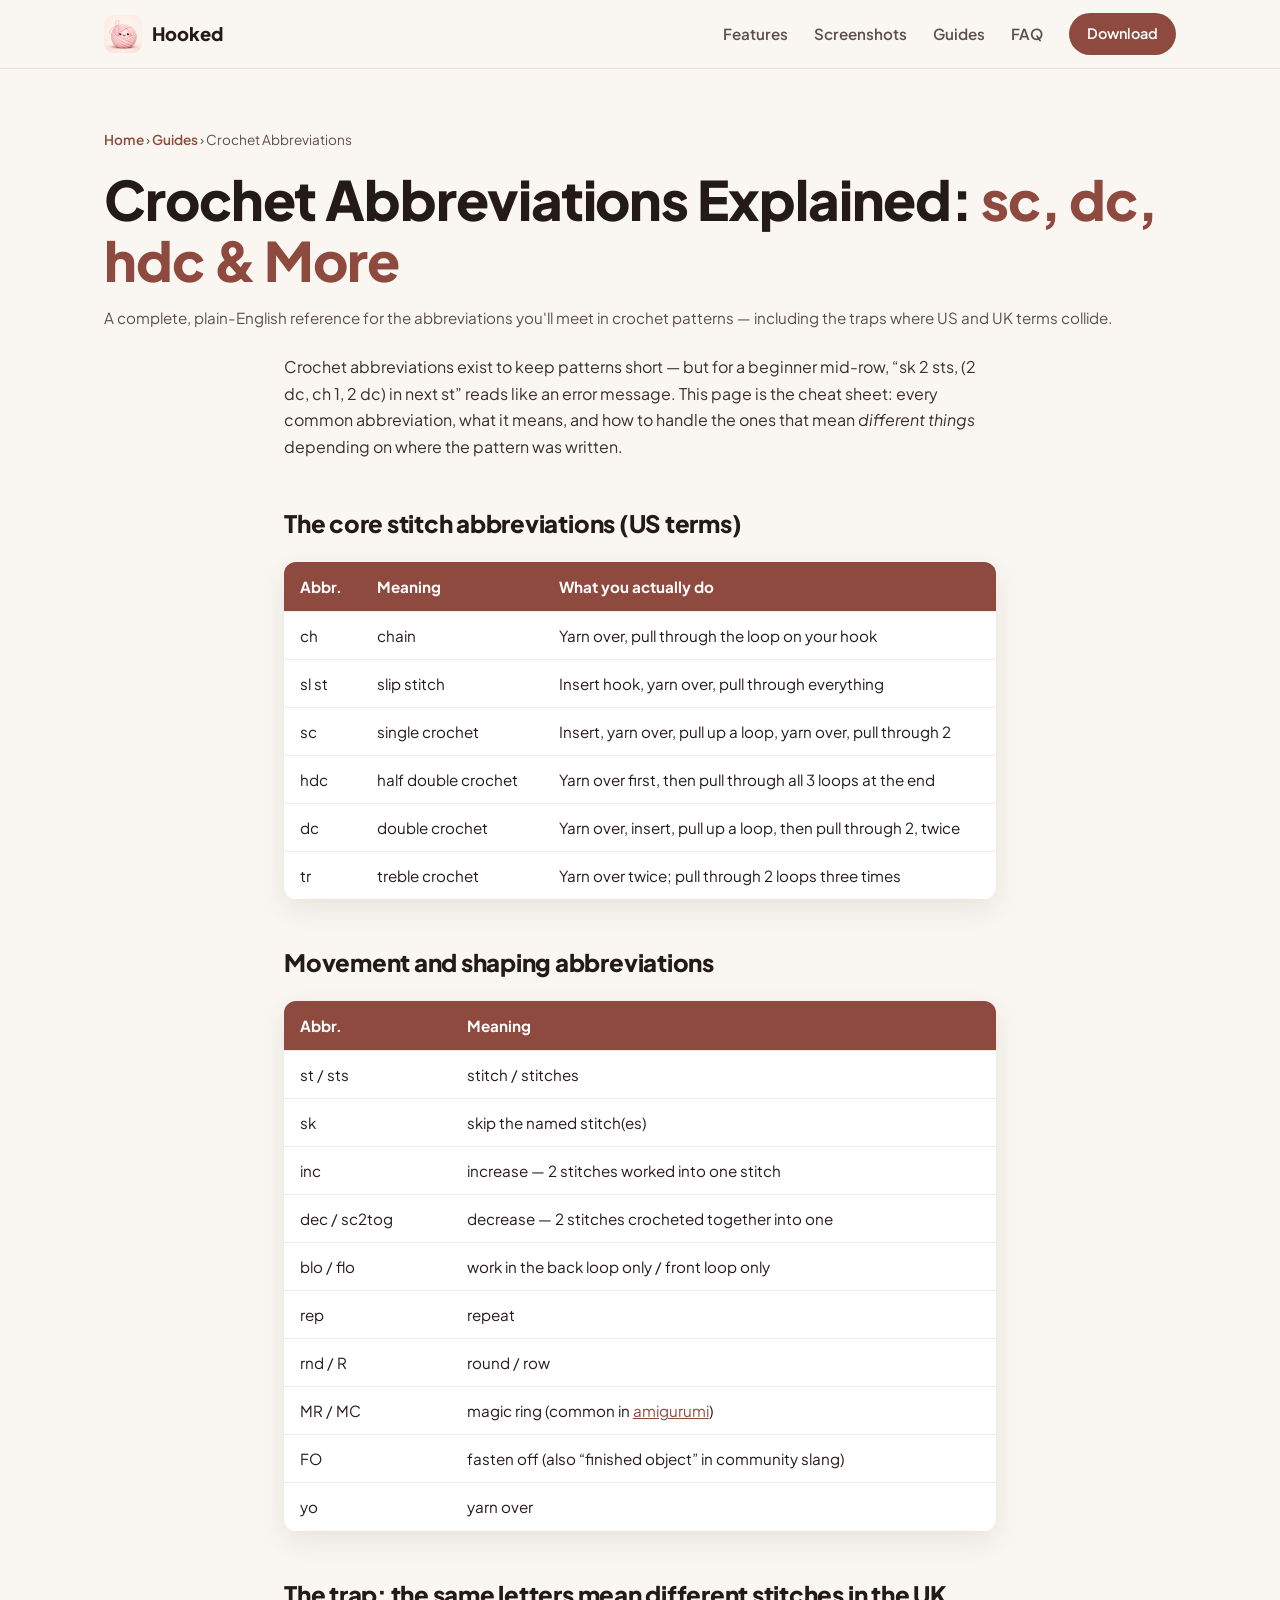
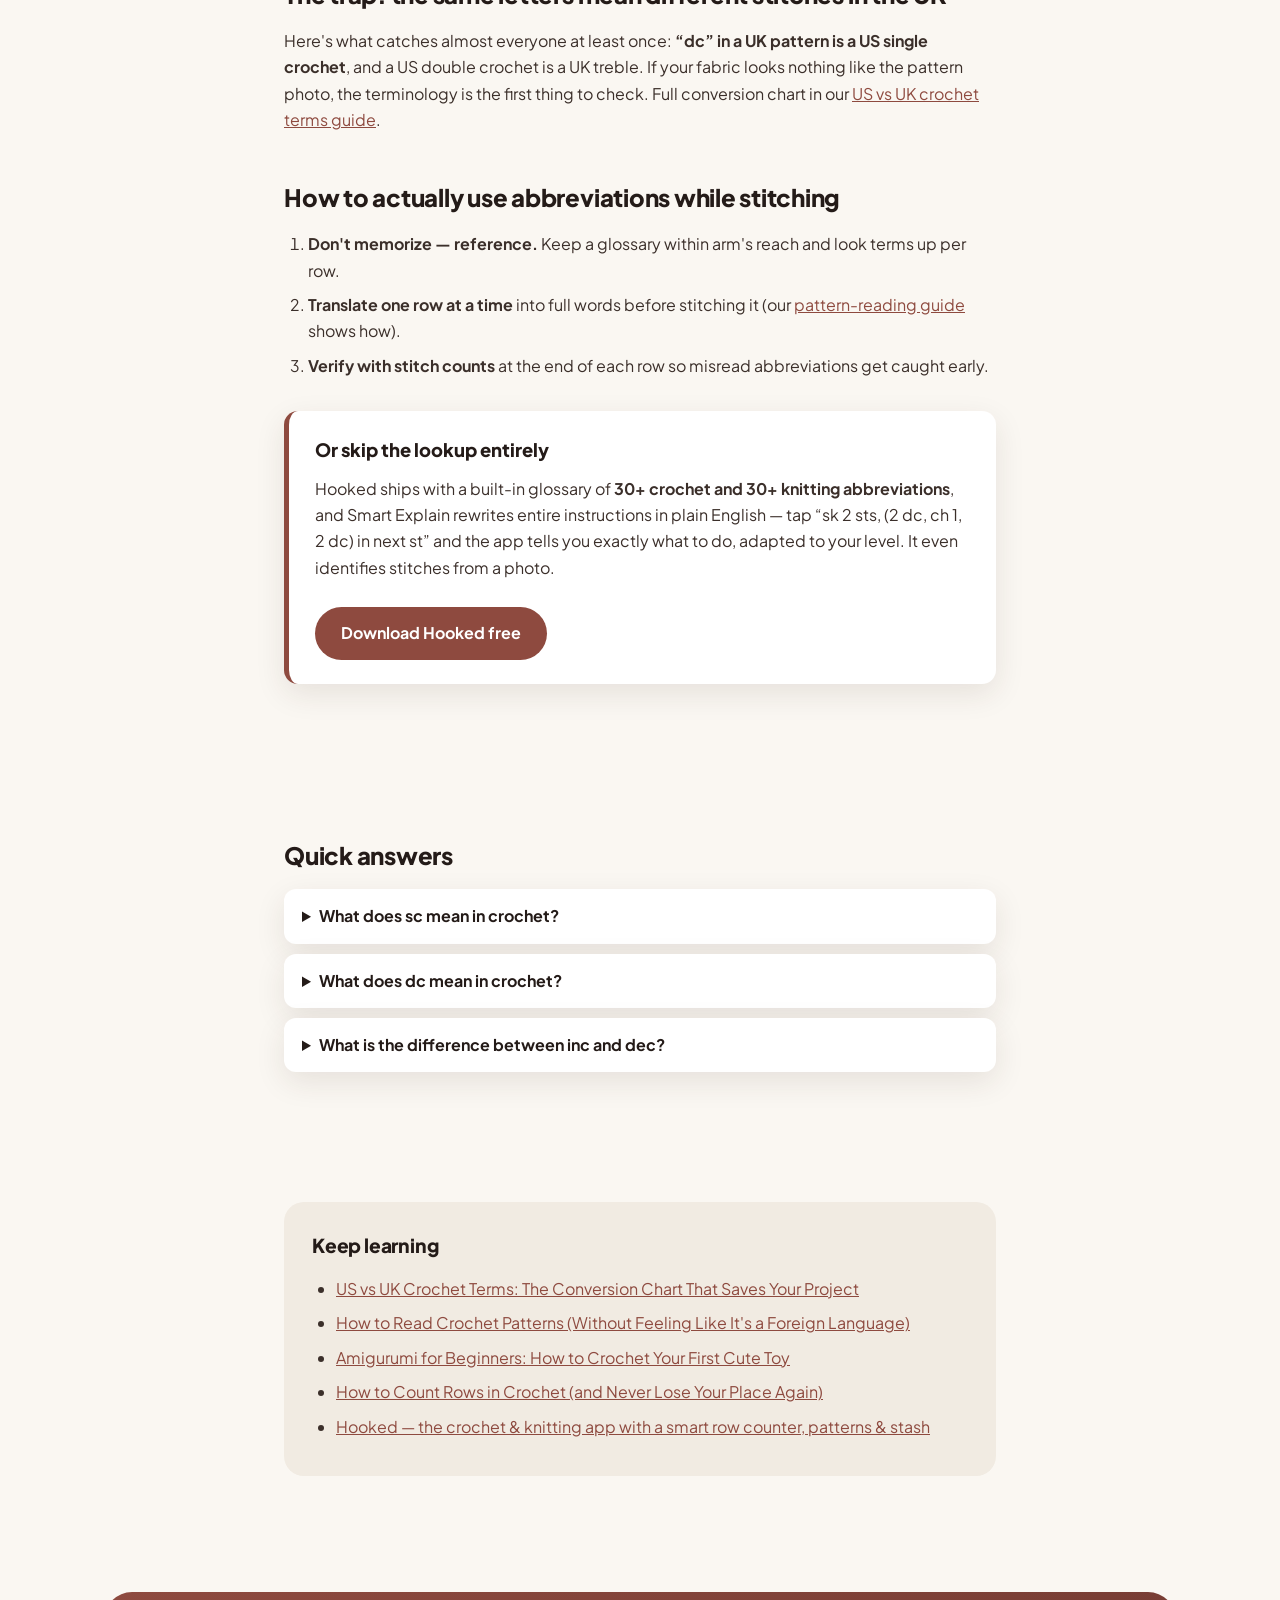
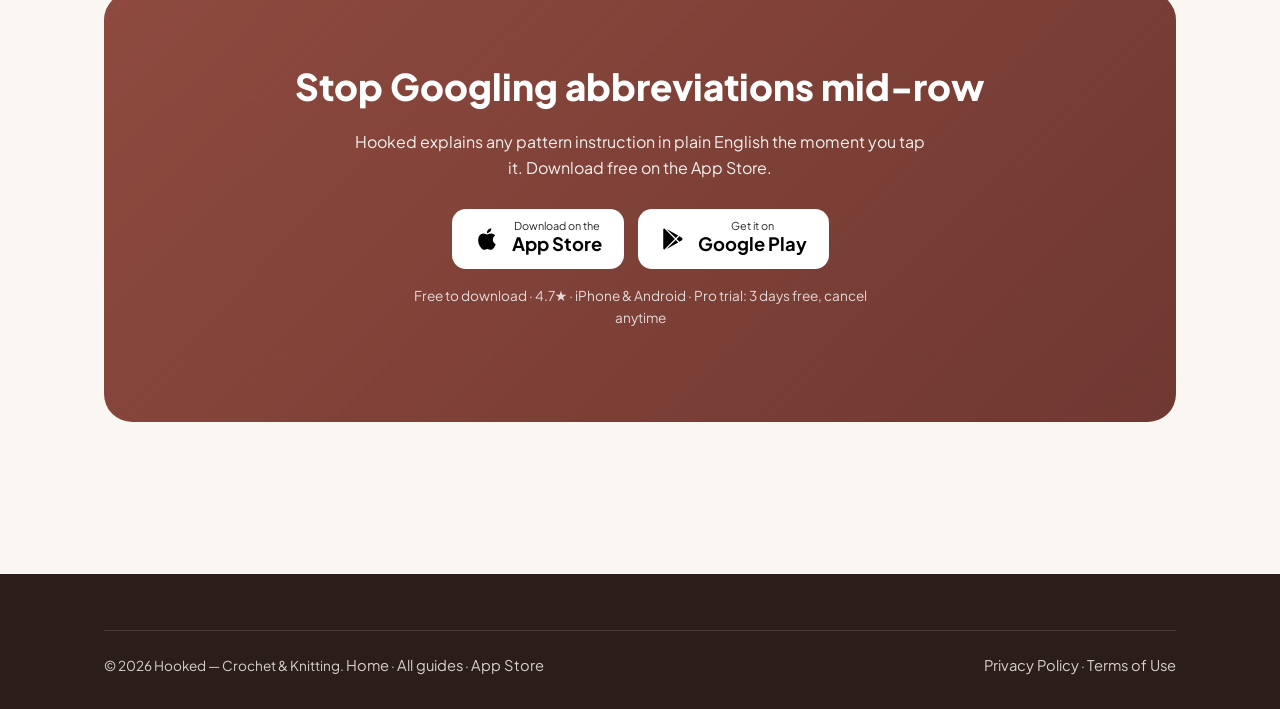
<file: website/guides/crochet-abbreviations.html>
<!DOCTYPE html>
<html lang="en">
<head>
<meta charset="UTF-8">
<meta name="viewport" content="width=device-width, initial-scale=1.0">
<title>Crochet Abbreviations Explained: sc, dc, hdc &amp; More (US/UK)</title>
<meta name="description" content="What does sc, dc, hdc, or fpdc mean in crochet? Complete crochet abbreviations chart with US and UK terms — plus an app that explains any instruction instantly.">
<link rel="canonical" href="https://hookedcrochetapp.com/guides/crochet-abbreviations">
<meta name="robots" content="index, follow">
<meta property="og:type" content="article">
<meta property="og:title" content="Crochet Abbreviations Explained: sc, dc, hdc &amp; More (US/UK)">
<meta property="og:description" content="What does sc, dc, hdc, or fpdc mean in crochet? Complete crochet abbreviations chart with US and UK terms — plus an app that explains any instruction instantly.">
<meta property="og:url" content="https://hookedcrochetapp.com/guides/crochet-abbreviations">
<meta property="og:image" content="https://hookedcrochetapp.com/images/screenshot-9.png">
<meta name="twitter:card" content="summary_large_image">
<meta name="apple-itunes-app" content="app-id=6757484781">
<link rel="icon" type="image/png" href="../images/app-icon.png">
<link rel="preconnect" href="https://fonts.googleapis.com">
<link rel="preconnect" href="https://fonts.gstatic.com" crossorigin>
<link href="https://fonts.googleapis.com/css2?family=Plus+Jakarta+Sans:wght@400;600;700;800&display=swap" rel="stylesheet">
<link rel="stylesheet" href="../css/style.css">
<script type="application/ld+json">{"@context": "https://schema.org", "@type": "Article", "headline": "Crochet Abbreviations Explained: What sc, dc, hdc & Every Other Term Means", "description": "What does sc, dc, hdc, or fpdc mean in crochet? Complete crochet abbreviations chart with US and UK terms \u2014 plus an app that explains any instruction instantly.", "image": "https://hookedcrochetapp.com/images/screenshot-9.png", "author": {"@type": "Organization", "name": "Hooked"}, "publisher": {"@type": "Organization", "name": "Hooked", "logo": {"@type": "ImageObject", "url": "https://hookedcrochetapp.com/images/app-icon.png"}}, "mainEntityOfPage": "https://hookedcrochetapp.com/guides/crochet-abbreviations"}</script>
<script type="application/ld+json">{"@context": "https://schema.org", "@type": "FAQPage", "mainEntity": [{"@type": "Question", "name": "What does sc mean in crochet?", "acceptedAnswer": {"@type": "Answer", "text": "In US terms, sc is single crochet: insert your hook, yarn over and pull up a loop, yarn over and pull through both loops. Note that UK patterns call this same stitch a double crochet (dc)."}}, {"@type": "Question", "name": "What does dc mean in crochet?", "acceptedAnswer": {"@type": "Answer", "text": "In US patterns, dc is double crochet (yarn over before inserting the hook, pull through two loops twice). In UK patterns, dc means what Americans call single crochet \u2014 always check which system your pattern uses."}}, {"@type": "Question", "name": "What is the difference between inc and dec?", "acceptedAnswer": {"@type": "Answer", "text": "Inc (increase) means working 2 stitches into the same stitch to add width. Dec (decrease, often written sc2tog) merges two stitches into one to remove width."}}]}</script>
<script type="application/ld+json">{"@context": "https://schema.org", "@type": "BreadcrumbList", "itemListElement": [{"@type": "ListItem", "position": 1, "name": "Home", "item": "https://hookedcrochetapp.com/"}, {"@type": "ListItem", "position": 2, "name": "Guides", "item": "https://hookedcrochetapp.com/guides/"}, {"@type": "ListItem", "position": 3, "name": "Crochet Abbreviations Explained: What sc, dc, hdc & Every Other Term Means"}]}</script>
</head>
<body>
<header class="site-header">
  <div class="container nav">
    <a class="brand" href="/"><img src="../images/app-icon.png" alt="Hooked crochet and knitting app icon" width="38" height="38">Hooked</a>
    <ul class="nav-links">
      <li><a href="/#features">Features</a></li>
      <li><a href="/#screenshots">Screenshots</a></li>
      <li><a href="/guides/">Guides</a></li>
      <li><a href="/#faq">FAQ</a></li>
      <li class="nav-cta"><a class="btn small" href="https://apps.apple.com/us/app/hooked-crochet-knitting/id6757484781">Download</a></li>
    </ul>
  </div>
</header>
<main>
<div class="article-hero">
  <div class="container">
    <nav class="breadcrumbs" aria-label="Breadcrumb"><a href="/">Home</a> › <a href="/guides/">Guides</a> › Crochet Abbreviations</nav>
    <h1>Crochet Abbreviations Explained: <span class="accent">sc, dc, hdc &amp; More</span></h1>
    <p class="meta">A complete, plain-English reference for the abbreviations you&#x27;ll meet in crochet patterns — including the traps where US and UK terms collide.</p>
  </div>
</div>
<div class="container article-body">

<p>Crochet abbreviations exist to keep patterns short — but for a beginner mid-row, “sk 2 sts, (2 dc, ch 1, 2 dc) in next st” reads like an error message. This page is the cheat sheet: every common abbreviation, what it means, and how to handle the ones that mean <em>different things</em> depending on where the pattern was written.</p>

<h2>The core stitch abbreviations (US terms)</h2>
<table>
<tr><th>Abbr.</th><th>Meaning</th><th>What you actually do</th></tr>
<tr><td>ch</td><td>chain</td><td>Yarn over, pull through the loop on your hook</td></tr>
<tr><td>sl st</td><td>slip stitch</td><td>Insert hook, yarn over, pull through everything</td></tr>
<tr><td>sc</td><td>single crochet</td><td>Insert, yarn over, pull up a loop, yarn over, pull through 2</td></tr>
<tr><td>hdc</td><td>half double crochet</td><td>Yarn over first, then pull through all 3 loops at the end</td></tr>
<tr><td>dc</td><td>double crochet</td><td>Yarn over, insert, pull up a loop, then pull through 2, twice</td></tr>
<tr><td>tr</td><td>treble crochet</td><td>Yarn over twice; pull through 2 loops three times</td></tr>
</table>

<h2>Movement and shaping abbreviations</h2>
<table>
<tr><th>Abbr.</th><th>Meaning</th></tr>
<tr><td>st / sts</td><td>stitch / stitches</td></tr>
<tr><td>sk</td><td>skip the named stitch(es)</td></tr>
<tr><td>inc</td><td>increase — 2 stitches worked into one stitch</td></tr>
<tr><td>dec / sc2tog</td><td>decrease — 2 stitches crocheted together into one</td></tr>
<tr><td>blo / flo</td><td>work in the back loop only / front loop only</td></tr>
<tr><td>rep</td><td>repeat</td></tr>
<tr><td>rnd / R</td><td>round / row</td></tr>
<tr><td>MR / MC</td><td>magic ring (common in <a href="/guides/amigurumi-for-beginners">amigurumi</a>)</td></tr>
<tr><td>FO</td><td>fasten off (also “finished object” in community slang)</td></tr>
<tr><td>yo</td><td>yarn over</td></tr>
</table>

<h2>The trap: the same letters mean different stitches in the UK</h2>
<p>Here's what catches almost everyone at least once: <strong>“dc” in a UK pattern is a US single crochet</strong>, and a US double crochet is a UK treble. If your fabric looks nothing like the pattern photo, the terminology is the first thing to check. Full conversion chart in our <a href="/guides/us-vs-uk-crochet-terms">US vs UK crochet terms guide</a>.</p>

<h2>How to actually use abbreviations while stitching</h2>
<ol>
<li><strong>Don't memorize — reference.</strong> Keep a glossary within arm's reach and look terms up per row.</li>
<li><strong>Translate one row at a time</strong> into full words before stitching it (our <a href="/guides/how-to-read-crochet-patterns">pattern-reading guide</a> shows how).</li>
<li><strong>Verify with stitch counts</strong> at the end of each row so misread abbreviations get caught early.</li>
</ol>

<aside class="app-callout">
<h3>Or skip the lookup entirely</h3>
<p>Hooked ships with a built-in glossary of <strong>30+ crochet and 30+ knitting abbreviations</strong>, and Smart Explain rewrites entire instructions in plain English — tap “sk 2 sts, (2 dc, ch 1, 2 dc) in next st” and the app tells you exactly what to do, adapted to your level. It even identifies stitches from a photo.</p>
<a class="btn" href="https://apps.apple.com/us/app/hooked-crochet-knitting/id6757484781">Download Hooked free</a>
</aside>

<section class="mini-faq">
<h2>Quick answers</h2>
<details><summary>What does sc mean in crochet?</summary><div class="answer"><p>In US terms, sc is single crochet: insert your hook, yarn over and pull up a loop, yarn over and pull through both loops. Note that UK patterns call this same stitch a double crochet (dc).</p></div></details><details><summary>What does dc mean in crochet?</summary><div class="answer"><p>In US patterns, dc is double crochet (yarn over before inserting the hook, pull through two loops twice). In UK patterns, dc means what Americans call single crochet — always check which system your pattern uses.</p></div></details><details><summary>What is the difference between inc and dec?</summary><div class="answer"><p>Inc (increase) means working 2 stitches into the same stitch to add width. Dec (decrease, often written sc2tog) merges two stitches into one to remove width.</p></div></details>
</section>
<div class="related">
<h2>Keep learning</h2>
<ul>
<li><a href="/guides/us-vs-uk-crochet-terms">US vs UK Crochet Terms: The Conversion Chart That Saves Your Project</a></li><li><a href="/guides/how-to-read-crochet-patterns">How to Read Crochet Patterns (Without Feeling Like It&#x27;s a Foreign Language)</a></li><li><a href="/guides/amigurumi-for-beginners">Amigurumi for Beginners: How to Crochet Your First Cute Toy</a></li><li><a href="/guides/how-to-count-crochet-rows">How to Count Rows in Crochet (and Never Lose Your Place Again)</a></li>
<li><a href="/">Hooked — the crochet &amp; knitting app with a smart row counter, patterns &amp; stash</a></li>
</ul>
</div>
</div>
<section>
  <div class="container">
    <div class="cta-band">
      <h2>Stop Googling abbreviations mid-row</h2>
      <p>Hooked explains any pattern instruction in plain English the moment you tap it. Download free on the App Store.</p>
      <div class="store-badges"><a class="appstore-badge" href="https://apps.apple.com/us/app/hooked-crochet-knitting/id6757484781" aria-label="Download Hooked on the App Store"><svg viewBox="0 0 24 24" fill="currentColor" aria-hidden="true"><path d="M18.71 19.5c-.83 1.24-1.71 2.45-3.05 2.47-1.34.03-1.77-.79-3.29-.79-1.53 0-2 .77-3.27.82-1.31.05-2.3-1.32-3.14-2.53C4.25 17 2.94 12.45 4.7 9.39c.87-1.52 2.43-2.48 4.12-2.51 1.28-.02 2.5.87 3.29.87.78 0 2.26-1.07 3.81-.91.65.03 2.47.26 3.64 1.98-.09.06-2.17 1.28-2.15 3.81.03 3.02 2.65 4.03 2.68 4.04-.03.07-.42 1.44-1.38 2.83M13 3.5c.73-.83 1.94-1.46 2.94-1.5.13 1.17-.34 2.35-1.04 3.19-.69.85-1.83 1.51-2.95 1.42-.15-1.15.41-2.35 1.05-3.11z"/></svg><span class="txt"><small>Download on the</small><strong>App Store</strong></span></a><a class="appstore-badge" href="https://play.google.com/store/apps/details?id=com.thescript.crochet" aria-label="Get Hooked on Google Play"><svg viewBox="0 0 24 24" fill="currentColor" aria-hidden="true"><path d="M3,20.5V3.5C3,2.91 3.34,2.39 3.84,2.15L13.69,12L3.84,21.85C3.34,21.6 3,21.09 3,20.5M16.81,15.12L6.05,21.34L14.54,12.85L16.81,15.12M20.16,10.81C20.5,11.08 20.75,11.5 20.75,12C20.75,12.5 20.53,12.9 20.18,13.18L17.89,14.5L15.39,12L17.89,9.5L20.16,10.81M6.05,2.66L16.81,8.88L14.54,11.15L6.05,2.66Z"/></svg><span class="txt"><small>Get it on</small><strong>Google Play</strong></span></a></div>
      <p class="subnote">Free to download · 4.7★ · iPhone &amp; Android · Pro trial: 3 days free, cancel anytime</p>
    </div>
  </div>
</section>
</main>
<footer class="site-footer">
  <div class="container">
    <div class="footer-bottom">
      <span>© 2026 Hooked — Crochet &amp; Knitting. <a href="/">Home</a> · <a href="/guides/">All guides</a> · <a href="https://apps.apple.com/us/app/hooked-crochet-knitting/id6757484781">App Store</a></span>
      <span><a href="https://docs.google.com/document/d/1GGduvRVdPEk4ASX04e5As3OERoDEkq9NyKAhaqj2nJg/edit?usp=sharing">Privacy Policy</a> · <a href="https://www.apple.com/legal/internet-services/itunes/dev/stdeula/">Terms of Use</a></span>
    </div>
  </div>
</footer>
</body>
</html>
</file>
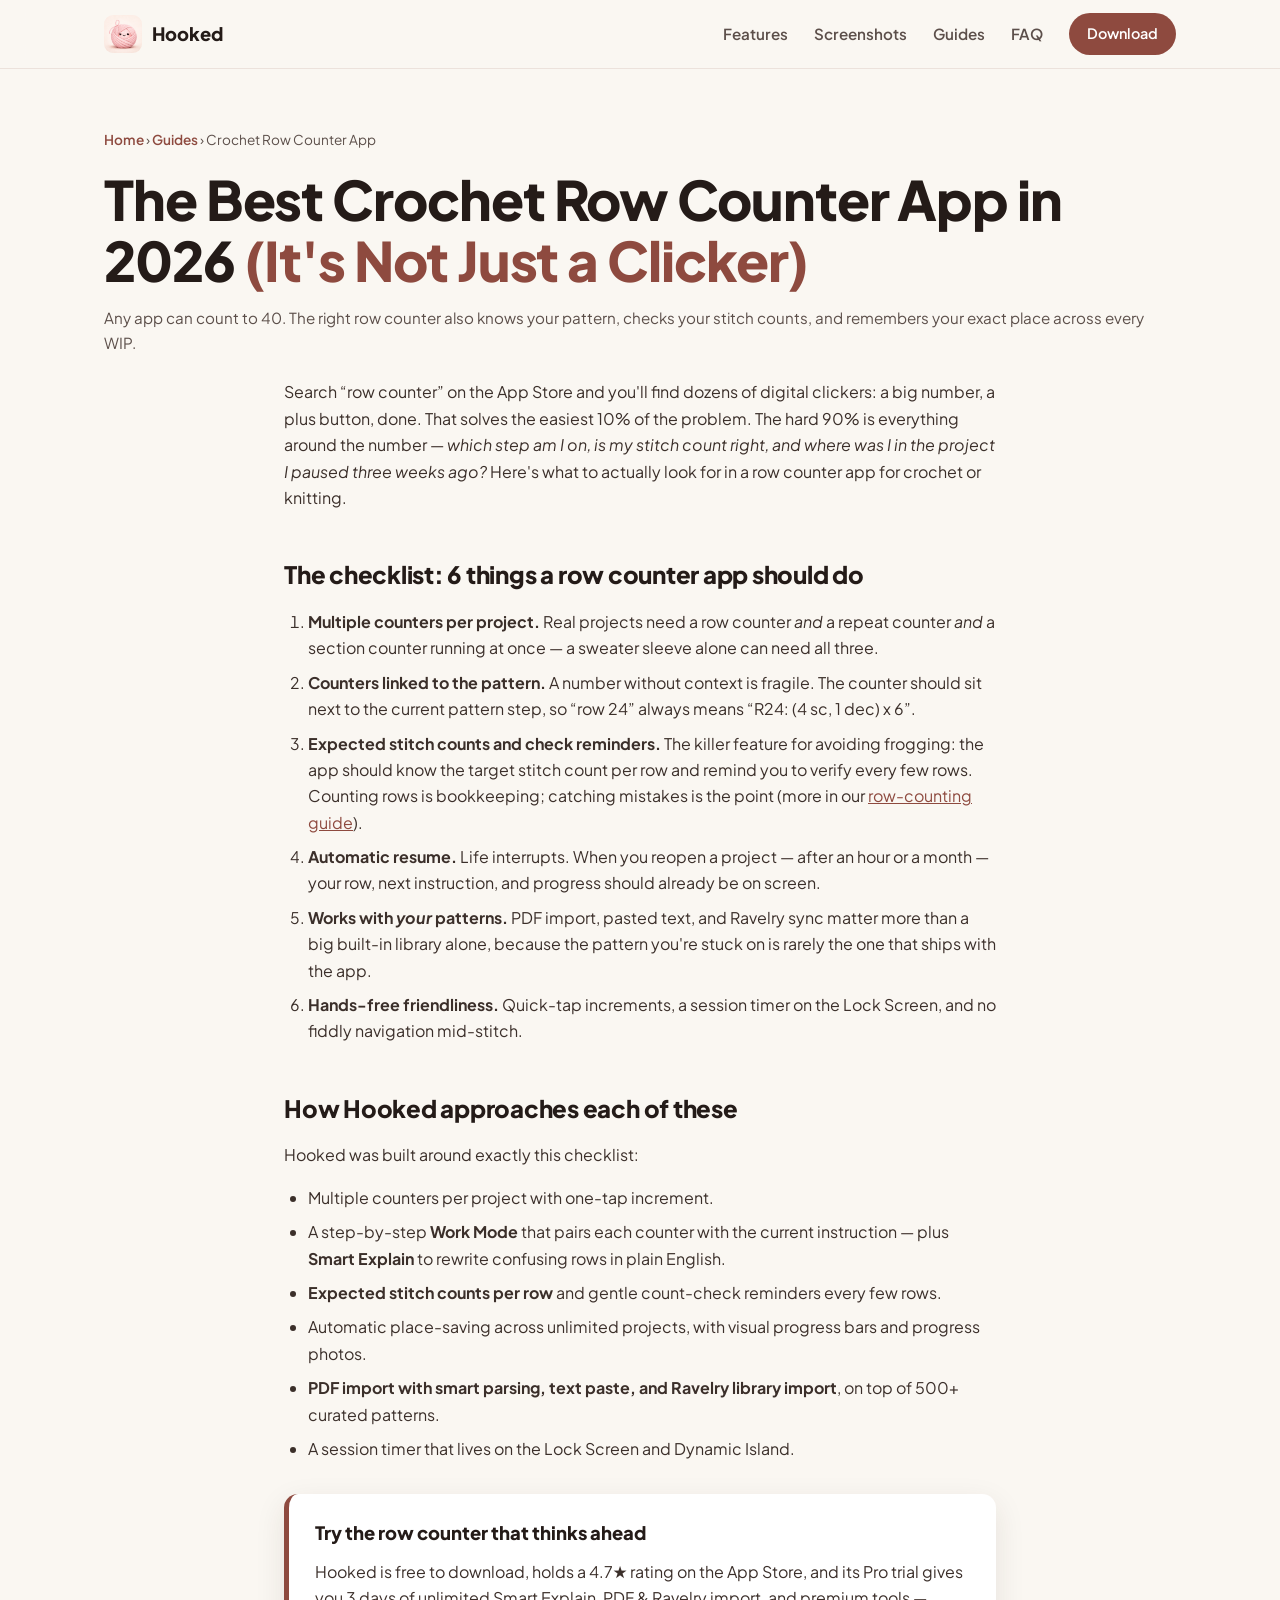
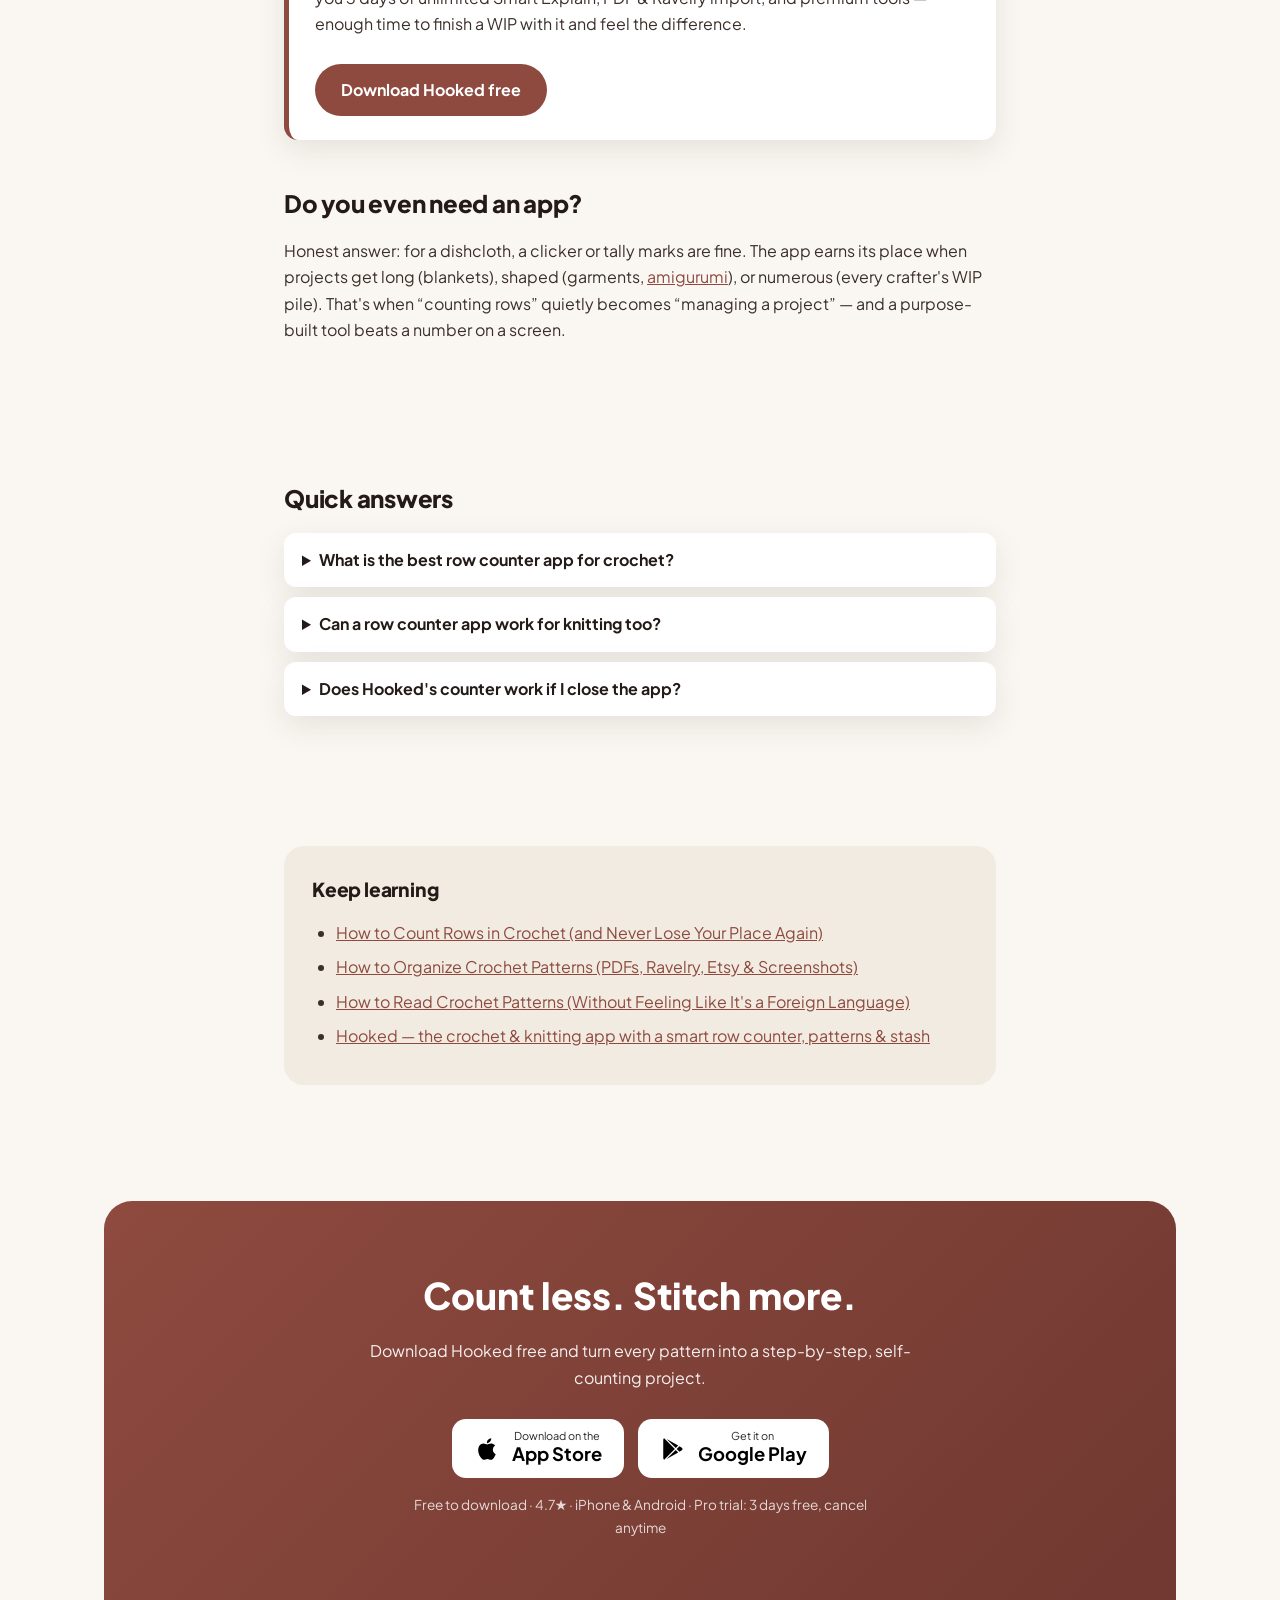
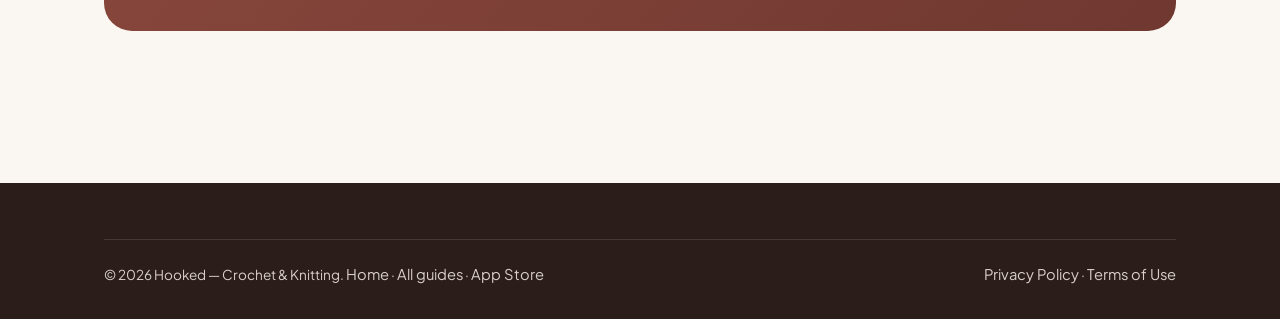
<file: website/guides/crochet-row-counter-app.html>
<!DOCTYPE html>
<html lang="en">
<head>
<meta charset="UTF-8">
<meta name="viewport" content="width=device-width, initial-scale=1.0">
<title>Best Crochet Row Counter App (2026): What to Look For</title>
<meta name="description" content="Looking for a crochet or knitting row counter app? Here&#x27;s what separates a digital clicker from a counter that prevents frogging — patterns, stitch checks &amp; auto-resume.">
<link rel="canonical" href="https://hookedcrochetapp.com/guides/crochet-row-counter-app">
<meta name="robots" content="index, follow">
<meta property="og:type" content="article">
<meta property="og:title" content="Best Crochet Row Counter App (2026): What to Look For">
<meta property="og:description" content="Looking for a crochet or knitting row counter app? Here&#x27;s what separates a digital clicker from a counter that prevents frogging — patterns, stitch checks &amp; auto-resume.">
<meta property="og:url" content="https://hookedcrochetapp.com/guides/crochet-row-counter-app">
<meta property="og:image" content="https://hookedcrochetapp.com/images/screenshot-9.png">
<meta name="twitter:card" content="summary_large_image">
<meta name="apple-itunes-app" content="app-id=6757484781">
<link rel="icon" type="image/png" href="../images/app-icon.png">
<link rel="preconnect" href="https://fonts.googleapis.com">
<link rel="preconnect" href="https://fonts.gstatic.com" crossorigin>
<link href="https://fonts.googleapis.com/css2?family=Plus+Jakarta+Sans:wght@400;600;700;800&display=swap" rel="stylesheet">
<link rel="stylesheet" href="../css/style.css">
<script type="application/ld+json">{"@context": "https://schema.org", "@type": "Article", "headline": "The Best Crochet Row Counter App in 2026 (It's Not Just a Clicker)", "description": "Looking for a crochet or knitting row counter app? Here's what separates a digital clicker from a counter that prevents frogging \u2014 patterns, stitch checks & auto-resume.", "image": "https://hookedcrochetapp.com/images/screenshot-9.png", "author": {"@type": "Organization", "name": "Hooked"}, "publisher": {"@type": "Organization", "name": "Hooked", "logo": {"@type": "ImageObject", "url": "https://hookedcrochetapp.com/images/app-icon.png"}}, "mainEntityOfPage": "https://hookedcrochetapp.com/guides/crochet-row-counter-app"}</script>
<script type="application/ld+json">{"@context": "https://schema.org", "@type": "FAQPage", "mainEntity": [{"@type": "Question", "name": "What is the best row counter app for crochet?", "acceptedAnswer": {"@type": "Answer", "text": "Look for multiple counters per project, counters linked to pattern steps, expected stitch counts with check reminders, and automatic resume. Hooked - Crochet & Knitting covers all four, plus PDF and Ravelry pattern import, and is free to download on iPhone and Android."}}, {"@type": "Question", "name": "Can a row counter app work for knitting too?", "acceptedAnswer": {"@type": "Answer", "text": "Yes \u2014 Hooked supports both crafts, with 500+ curated crochet and knitting patterns, a knitting abbreviations glossary, and 32 built-in knitting video tutorials alongside the crochet ones."}}, {"@type": "Question", "name": "Does Hooked's counter work if I close the app?", "acceptedAnswer": {"@type": "Answer", "text": "Yes. Your row count, current instruction, and session state are saved automatically, and the session timer stays visible on your Lock Screen and Dynamic Island while you stitch."}}]}</script>
<script type="application/ld+json">{"@context": "https://schema.org", "@type": "BreadcrumbList", "itemListElement": [{"@type": "ListItem", "position": 1, "name": "Home", "item": "https://hookedcrochetapp.com/"}, {"@type": "ListItem", "position": 2, "name": "Guides", "item": "https://hookedcrochetapp.com/guides/"}, {"@type": "ListItem", "position": 3, "name": "The Best Crochet Row Counter App in 2026 (It's Not Just a Clicker)"}]}</script>
</head>
<body>
<header class="site-header">
  <div class="container nav">
    <a class="brand" href="/"><img src="../images/app-icon.png" alt="Hooked crochet and knitting app icon" width="38" height="38">Hooked</a>
    <ul class="nav-links">
      <li><a href="/#features">Features</a></li>
      <li><a href="/#screenshots">Screenshots</a></li>
      <li><a href="/guides/">Guides</a></li>
      <li><a href="/#faq">FAQ</a></li>
      <li class="nav-cta"><a class="btn small" href="https://apps.apple.com/us/app/hooked-crochet-knitting/id6757484781">Download</a></li>
    </ul>
  </div>
</header>
<main>
<div class="article-hero">
  <div class="container">
    <nav class="breadcrumbs" aria-label="Breadcrumb"><a href="/">Home</a> › <a href="/guides/">Guides</a> › Crochet Row Counter App</nav>
    <h1>The Best Crochet Row Counter App in 2026 <span class="accent">(It's Not Just a Clicker)</span></h1>
    <p class="meta">Any app can count to 40. The right row counter also knows your pattern, checks your stitch counts, and remembers your exact place across every WIP.</p>
  </div>
</div>
<div class="container article-body">

<p>Search “row counter” on the App Store and you'll find dozens of digital clickers: a big number, a plus button, done. That solves the easiest 10% of the problem. The hard 90% is everything around the number — <em>which step am I on, is my stitch count right, and where was I in the project I paused three weeks ago?</em> Here's what to actually look for in a row counter app for crochet or knitting.</p>

<h2>The checklist: 6 things a row counter app should do</h2>
<ol>
<li><strong>Multiple counters per project.</strong> Real projects need a row counter <em>and</em> a repeat counter <em>and</em> a section counter running at once — a sweater sleeve alone can need all three.</li>
<li><strong>Counters linked to the pattern.</strong> A number without context is fragile. The counter should sit next to the current pattern step, so “row 24” always means “R24: (4 sc, 1 dec) x 6”.</li>
<li><strong>Expected stitch counts and check reminders.</strong> The killer feature for avoiding frogging: the app should know the target stitch count per row and remind you to verify every few rows. Counting rows is bookkeeping; catching mistakes is the point (more in our <a href="/guides/how-to-count-crochet-rows">row-counting guide</a>).</li>
<li><strong>Automatic resume.</strong> Life interrupts. When you reopen a project — after an hour or a month — your row, next instruction, and progress should already be on screen.</li>
<li><strong>Works with <em>your</em> patterns.</strong> PDF import, pasted text, and Ravelry sync matter more than a big built-in library alone, because the pattern you're stuck on is rarely the one that ships with the app.</li>
<li><strong>Hands-free friendliness.</strong> Quick-tap increments, a session timer on the Lock Screen, and no fiddly navigation mid-stitch.</li>
</ol>

<h2>How Hooked approaches each of these</h2>
<p>Hooked was built around exactly this checklist:</p>
<ul>
<li>Multiple counters per project with one-tap increment.</li>
<li>A step-by-step <strong>Work Mode</strong> that pairs each counter with the current instruction — plus <strong>Smart Explain</strong> to rewrite confusing rows in plain English.</li>
<li><strong>Expected stitch counts per row</strong> and gentle count-check reminders every few rows.</li>
<li>Automatic place-saving across unlimited projects, with visual progress bars and progress photos.</li>
<li><strong>PDF import with smart parsing, text paste, and Ravelry library import</strong>, on top of 500+ curated patterns.</li>
<li>A session timer that lives on the Lock Screen and Dynamic Island.</li>
</ul>

<aside class="app-callout">
<h3>Try the row counter that thinks ahead</h3>
<p>Hooked is free to download, holds a 4.7★ rating on the App Store, and its Pro trial gives you 3 days of unlimited Smart Explain, PDF &amp; Ravelry import, and premium tools — enough time to finish a WIP with it and feel the difference.</p>
<a class="btn" href="https://apps.apple.com/us/app/hooked-crochet-knitting/id6757484781">Download Hooked free</a>
</aside>

<h2>Do you even need an app?</h2>
<p>Honest answer: for a dishcloth, a clicker or tally marks are fine. The app earns its place when projects get long (blankets), shaped (garments, <a href="/guides/amigurumi-for-beginners">amigurumi</a>), or numerous (every crafter's WIP pile). That's when “counting rows” quietly becomes “managing a project” — and a purpose-built tool beats a number on a screen.</p>

<section class="mini-faq">
<h2>Quick answers</h2>
<details><summary>What is the best row counter app for crochet?</summary><div class="answer"><p>Look for multiple counters per project, counters linked to pattern steps, expected stitch counts with check reminders, and automatic resume. Hooked - Crochet & Knitting covers all four, plus PDF and Ravelry pattern import, and is free to download on iPhone and Android.</p></div></details><details><summary>Can a row counter app work for knitting too?</summary><div class="answer"><p>Yes — Hooked supports both crafts, with 500+ curated crochet and knitting patterns, a knitting abbreviations glossary, and 32 built-in knitting video tutorials alongside the crochet ones.</p></div></details><details><summary>Does Hooked&#x27;s counter work if I close the app?</summary><div class="answer"><p>Yes. Your row count, current instruction, and session state are saved automatically, and the session timer stays visible on your Lock Screen and Dynamic Island while you stitch.</p></div></details>
</section>
<div class="related">
<h2>Keep learning</h2>
<ul>
<li><a href="/guides/how-to-count-crochet-rows">How to Count Rows in Crochet (and Never Lose Your Place Again)</a></li><li><a href="/guides/organize-crochet-patterns">How to Organize Crochet Patterns (PDFs, Ravelry, Etsy &amp; Screenshots)</a></li><li><a href="/guides/how-to-read-crochet-patterns">How to Read Crochet Patterns (Without Feeling Like It&#x27;s a Foreign Language)</a></li>
<li><a href="/">Hooked — the crochet &amp; knitting app with a smart row counter, patterns &amp; stash</a></li>
</ul>
</div>
</div>
<section>
  <div class="container">
    <div class="cta-band">
      <h2>Count less. Stitch more.</h2>
      <p>Download Hooked free and turn every pattern into a step-by-step, self-counting project.</p>
      <div class="store-badges"><a class="appstore-badge" href="https://apps.apple.com/us/app/hooked-crochet-knitting/id6757484781" aria-label="Download Hooked on the App Store"><svg viewBox="0 0 24 24" fill="currentColor" aria-hidden="true"><path d="M18.71 19.5c-.83 1.24-1.71 2.45-3.05 2.47-1.34.03-1.77-.79-3.29-.79-1.53 0-2 .77-3.27.82-1.31.05-2.3-1.32-3.14-2.53C4.25 17 2.94 12.45 4.7 9.39c.87-1.52 2.43-2.48 4.12-2.51 1.28-.02 2.5.87 3.29.87.78 0 2.26-1.07 3.81-.91.65.03 2.47.26 3.64 1.98-.09.06-2.17 1.28-2.15 3.81.03 3.02 2.65 4.03 2.68 4.04-.03.07-.42 1.44-1.38 2.83M13 3.5c.73-.83 1.94-1.46 2.94-1.5.13 1.17-.34 2.35-1.04 3.19-.69.85-1.83 1.51-2.95 1.42-.15-1.15.41-2.35 1.05-3.11z"/></svg><span class="txt"><small>Download on the</small><strong>App Store</strong></span></a><a class="appstore-badge" href="https://play.google.com/store/apps/details?id=com.thescript.crochet" aria-label="Get Hooked on Google Play"><svg viewBox="0 0 24 24" fill="currentColor" aria-hidden="true"><path d="M3,20.5V3.5C3,2.91 3.34,2.39 3.84,2.15L13.69,12L3.84,21.85C3.34,21.6 3,21.09 3,20.5M16.81,15.12L6.05,21.34L14.54,12.85L16.81,15.12M20.16,10.81C20.5,11.08 20.75,11.5 20.75,12C20.75,12.5 20.53,12.9 20.18,13.18L17.89,14.5L15.39,12L17.89,9.5L20.16,10.81M6.05,2.66L16.81,8.88L14.54,11.15L6.05,2.66Z"/></svg><span class="txt"><small>Get it on</small><strong>Google Play</strong></span></a></div>
      <p class="subnote">Free to download · 4.7★ · iPhone &amp; Android · Pro trial: 3 days free, cancel anytime</p>
    </div>
  </div>
</section>
</main>
<footer class="site-footer">
  <div class="container">
    <div class="footer-bottom">
      <span>© 2026 Hooked — Crochet &amp; Knitting. <a href="/">Home</a> · <a href="/guides/">All guides</a> · <a href="https://apps.apple.com/us/app/hooked-crochet-knitting/id6757484781">App Store</a></span>
      <span><a href="https://docs.google.com/document/d/1GGduvRVdPEk4ASX04e5As3OERoDEkq9NyKAhaqj2nJg/edit?usp=sharing">Privacy Policy</a> · <a href="https://www.apple.com/legal/internet-services/itunes/dev/stdeula/">Terms of Use</a></span>
    </div>
  </div>
</footer>
</body>
</html>
</file>
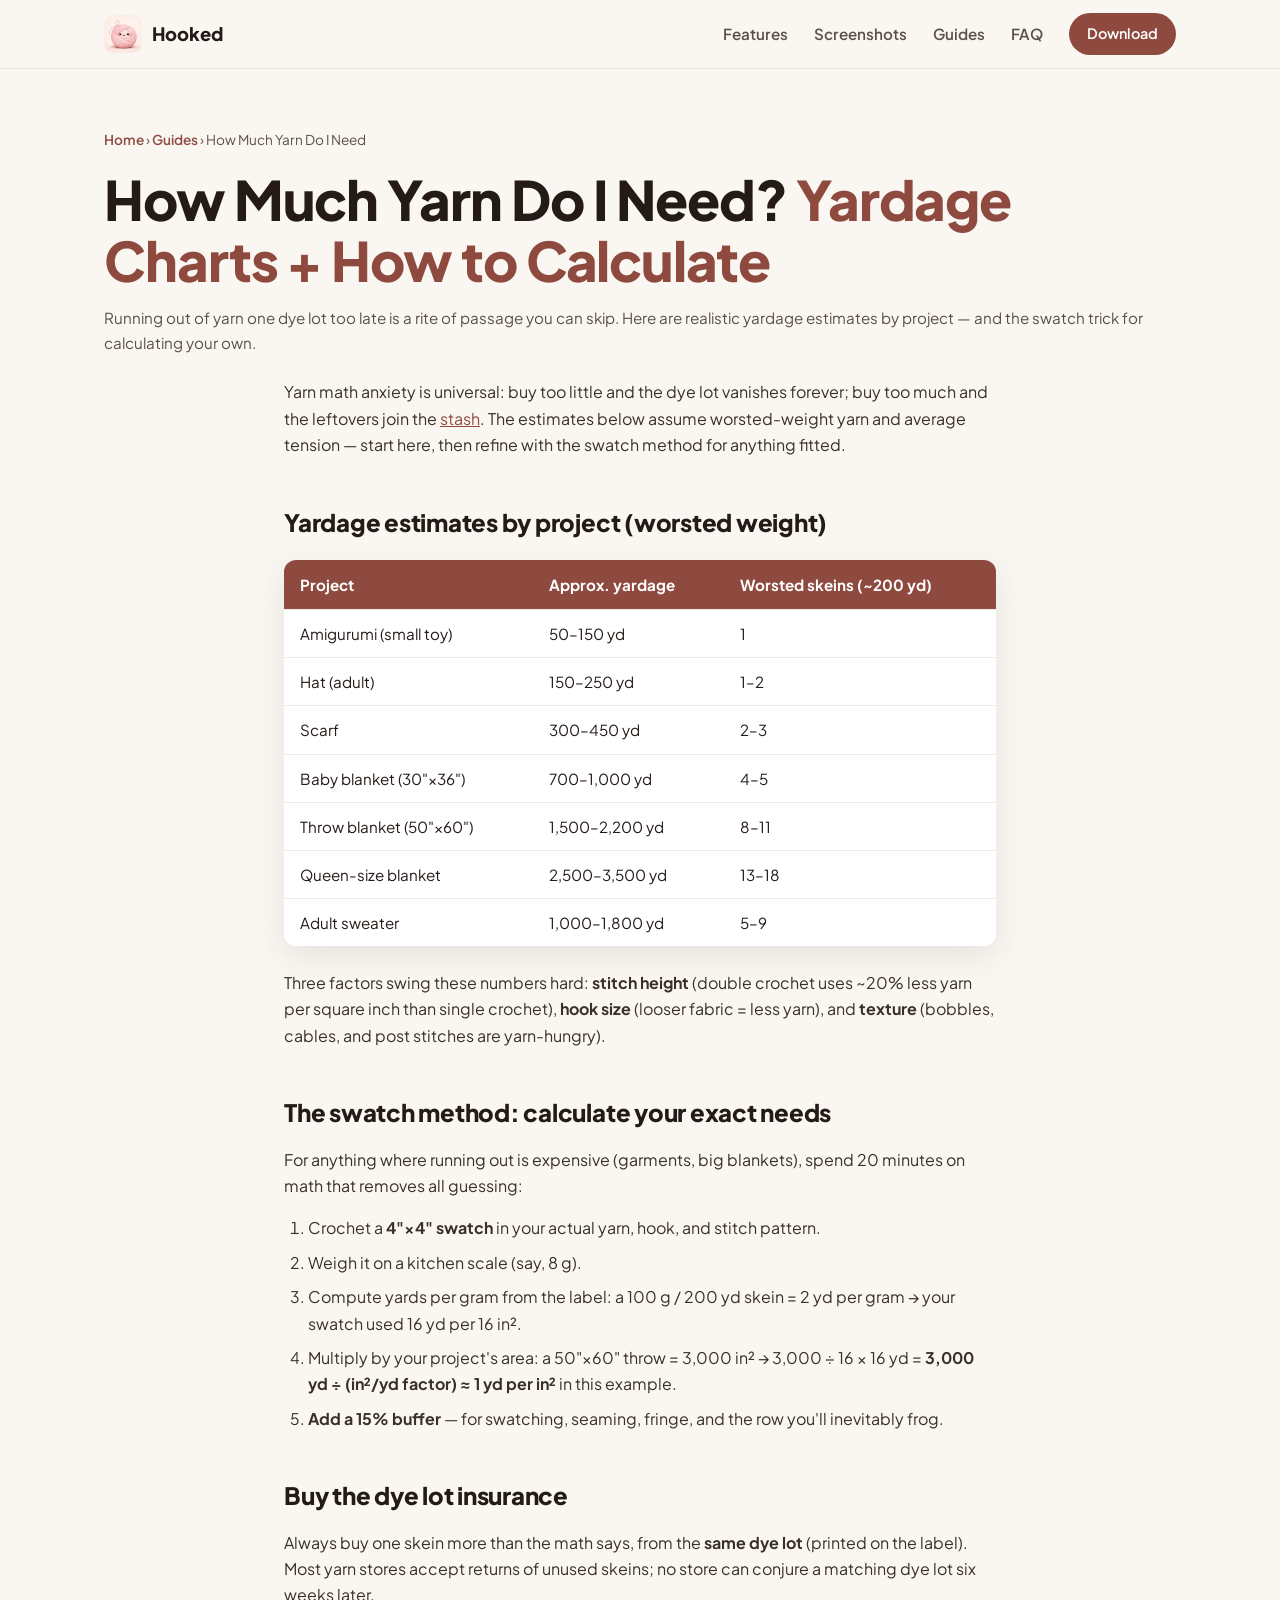
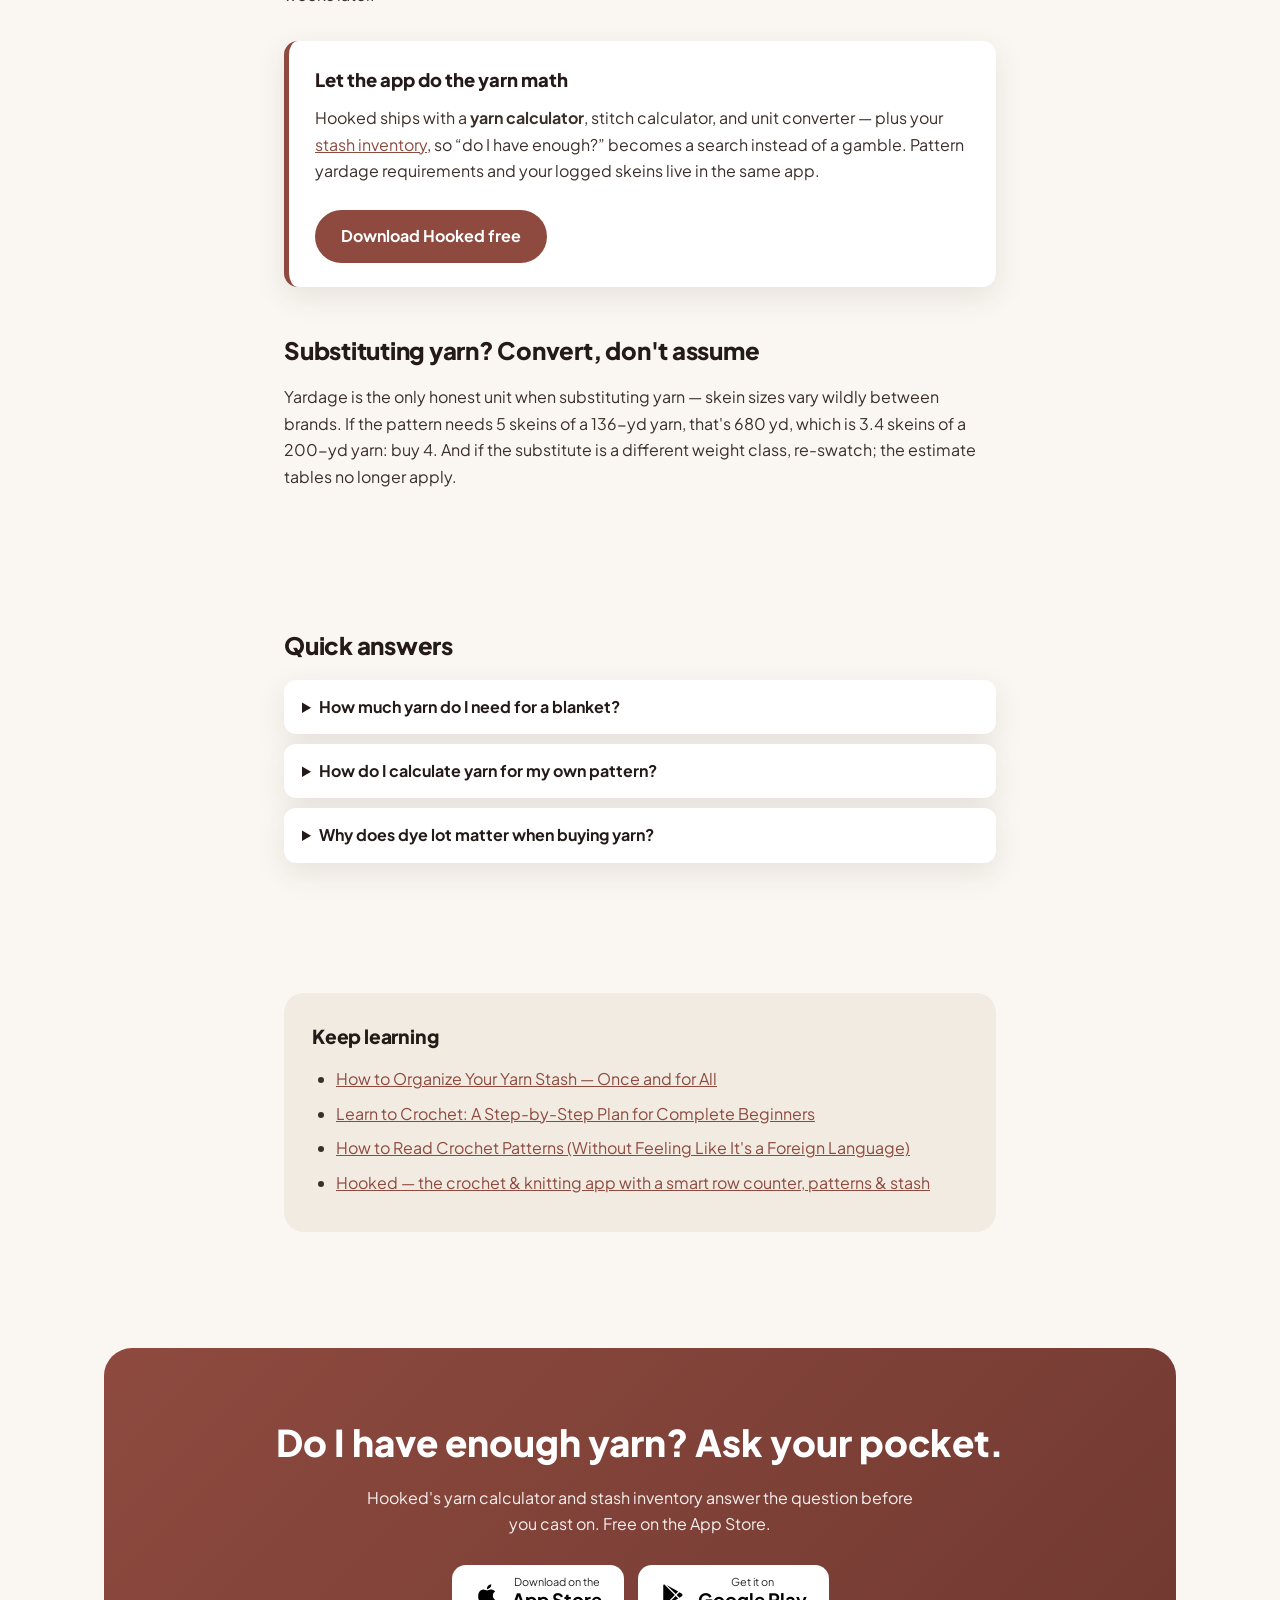
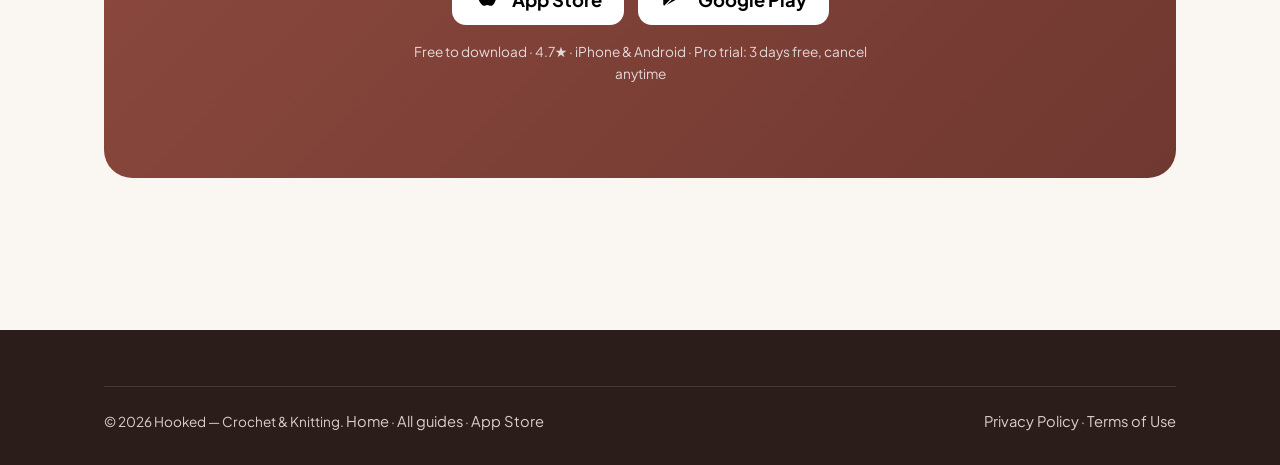
<file: website/guides/how-much-yarn-do-i-need.html>
<!DOCTYPE html>
<html lang="en">
<head>
<meta charset="UTF-8">
<meta name="viewport" content="width=device-width, initial-scale=1.0">
<title>How Much Yarn Do I Need? Yardage Chart + Calculator</title>
<meta name="description" content="How much yarn do you need for a blanket, scarf, hat, or amigurumi? Yardage charts by project and yarn weight, the swatch method, and a built-in yarn calculator.">
<link rel="canonical" href="https://hookedcrochetapp.com/guides/how-much-yarn-do-i-need">
<meta name="robots" content="index, follow">
<meta property="og:type" content="article">
<meta property="og:title" content="How Much Yarn Do I Need? Yardage Chart + Calculator">
<meta property="og:description" content="How much yarn do you need for a blanket, scarf, hat, or amigurumi? Yardage charts by project and yarn weight, the swatch method, and a built-in yarn calculator.">
<meta property="og:url" content="https://hookedcrochetapp.com/guides/how-much-yarn-do-i-need">
<meta property="og:image" content="https://hookedcrochetapp.com/images/screenshot-6.png">
<meta name="twitter:card" content="summary_large_image">
<meta name="apple-itunes-app" content="app-id=6757484781">
<link rel="icon" type="image/png" href="../images/app-icon.png">
<link rel="preconnect" href="https://fonts.googleapis.com">
<link rel="preconnect" href="https://fonts.gstatic.com" crossorigin>
<link href="https://fonts.googleapis.com/css2?family=Plus+Jakarta+Sans:wght@400;600;700;800&display=swap" rel="stylesheet">
<link rel="stylesheet" href="../css/style.css">
<script type="application/ld+json">{"@context": "https://schema.org", "@type": "Article", "headline": "How Much Yarn Do I Need? (Yardage Charts + How to Calculate)", "description": "How much yarn do you need for a blanket, scarf, hat, or amigurumi? Yardage charts by project and yarn weight, the swatch method, and a built-in yarn calculator.", "image": "https://hookedcrochetapp.com/images/screenshot-6.png", "author": {"@type": "Organization", "name": "Hooked"}, "publisher": {"@type": "Organization", "name": "Hooked", "logo": {"@type": "ImageObject", "url": "https://hookedcrochetapp.com/images/app-icon.png"}}, "mainEntityOfPage": "https://hookedcrochetapp.com/guides/how-much-yarn-do-i-need"}</script>
<script type="application/ld+json">{"@context": "https://schema.org", "@type": "FAQPage", "mainEntity": [{"@type": "Question", "name": "How much yarn do I need for a blanket?", "acceptedAnswer": {"@type": "Answer", "text": "A 50\"\u00d760\" worsted-weight throw typically needs 1,500\u20132,200 yards (roughly 8\u201311 standard 200-yd skeins). Taller stitches like double crochet land at the low end; dense single crochet or textured stitches at the high end."}}, {"@type": "Question", "name": "How do I calculate yarn for my own pattern?", "acceptedAnswer": {"@type": "Answer", "text": "Crochet a 4-inch swatch in your stitch pattern, weigh it, convert grams to yards using the label's yardage-per-gram, scale up by your project's area, and add a 15% buffer."}}, {"@type": "Question", "name": "Why does dye lot matter when buying yarn?", "acceptedAnswer": {"@type": "Answer", "text": "Skeins dyed in different batches can differ subtly in shade, and the difference shows as a visible stripe mid-project. Buy all skeins from one dye lot, plus one spare."}}]}</script>
<script type="application/ld+json">{"@context": "https://schema.org", "@type": "BreadcrumbList", "itemListElement": [{"@type": "ListItem", "position": 1, "name": "Home", "item": "https://hookedcrochetapp.com/"}, {"@type": "ListItem", "position": 2, "name": "Guides", "item": "https://hookedcrochetapp.com/guides/"}, {"@type": "ListItem", "position": 3, "name": "How Much Yarn Do I Need? (Yardage Charts + How to Calculate)"}]}</script>
</head>
<body>
<header class="site-header">
  <div class="container nav">
    <a class="brand" href="/"><img src="../images/app-icon.png" alt="Hooked crochet and knitting app icon" width="38" height="38">Hooked</a>
    <ul class="nav-links">
      <li><a href="/#features">Features</a></li>
      <li><a href="/#screenshots">Screenshots</a></li>
      <li><a href="/guides/">Guides</a></li>
      <li><a href="/#faq">FAQ</a></li>
      <li class="nav-cta"><a class="btn small" href="https://apps.apple.com/us/app/hooked-crochet-knitting/id6757484781">Download</a></li>
    </ul>
  </div>
</header>
<main>
<div class="article-hero">
  <div class="container">
    <nav class="breadcrumbs" aria-label="Breadcrumb"><a href="/">Home</a> › <a href="/guides/">Guides</a> › How Much Yarn Do I Need</nav>
    <h1>How Much Yarn Do I Need? <span class="accent">Yardage Charts + How to Calculate</span></h1>
    <p class="meta">Running out of yarn one dye lot too late is a rite of passage you can skip. Here are realistic yardage estimates by project — and the swatch trick for calculating your own.</p>
  </div>
</div>
<div class="container article-body">

<p>Yarn math anxiety is universal: buy too little and the dye lot vanishes forever; buy too much and the leftovers join the <a href="/guides/organize-yarn-stash">stash</a>. The estimates below assume worsted-weight yarn and average tension — start here, then refine with the swatch method for anything fitted.</p>

<h2>Yardage estimates by project (worsted weight)</h2>
<table>
<tr><th>Project</th><th>Approx. yardage</th><th>Worsted skeins (~200 yd)</th></tr>
<tr><td>Amigurumi (small toy)</td><td>50–150 yd</td><td>1</td></tr>
<tr><td>Hat (adult)</td><td>150–250 yd</td><td>1–2</td></tr>
<tr><td>Scarf</td><td>300–450 yd</td><td>2–3</td></tr>
<tr><td>Baby blanket (30"×36")</td><td>700–1,000 yd</td><td>4–5</td></tr>
<tr><td>Throw blanket (50"×60")</td><td>1,500–2,200 yd</td><td>8–11</td></tr>
<tr><td>Queen-size blanket</td><td>2,500–3,500 yd</td><td>13–18</td></tr>
<tr><td>Adult sweater</td><td>1,000–1,800 yd</td><td>5–9</td></tr>
</table>
<p>Three factors swing these numbers hard: <strong>stitch height</strong> (double crochet uses ~20% less yarn per square inch than single crochet), <strong>hook size</strong> (looser fabric = less yarn), and <strong>texture</strong> (bobbles, cables, and post stitches are yarn-hungry).</p>

<h2>The swatch method: calculate your exact needs</h2>
<p>For anything where running out is expensive (garments, big blankets), spend 20 minutes on math that removes all guessing:</p>
<ol>
<li>Crochet a <strong>4"×4" swatch</strong> in your actual yarn, hook, and stitch pattern.</li>
<li>Weigh it on a kitchen scale (say, 8 g).</li>
<li>Compute yards per gram from the label: a 100 g / 200 yd skein = 2 yd per gram → your swatch used 16 yd per 16 in².</li>
<li>Multiply by your project's area: a 50"×60" throw = 3,000 in² → 3,000 ÷ 16 × 16 yd = <strong>3,000 yd ÷ (in²/yd factor) ≈ 1 yd per in²</strong> in this example.</li>
<li><strong>Add a 15% buffer</strong> — for swatching, seaming, fringe, and the row you'll inevitably frog.</li>
</ol>

<h2>Buy the dye lot insurance</h2>
<p>Always buy one skein more than the math says, from the <strong>same dye lot</strong> (printed on the label). Most yarn stores accept returns of unused skeins; no store can conjure a matching dye lot six weeks later.</p>

<aside class="app-callout">
<h3>Let the app do the yarn math</h3>
<p>Hooked ships with a <strong>yarn calculator</strong>, stitch calculator, and unit converter — plus your <a href="/guides/organize-yarn-stash">stash inventory</a>, so “do I have enough?” becomes a search instead of a gamble. Pattern yardage requirements and your logged skeins live in the same app.</p>
<a class="btn" href="https://apps.apple.com/us/app/hooked-crochet-knitting/id6757484781">Download Hooked free</a>
</aside>

<h2>Substituting yarn? Convert, don't assume</h2>
<p>Yardage is the only honest unit when substituting yarn — skein sizes vary wildly between brands. If the pattern needs 5 skeins of a 136-yd yarn, that's 680 yd, which is 3.4 skeins of a 200-yd yarn: buy 4. And if the substitute is a different weight class, re-swatch; the estimate tables no longer apply.</p>

<section class="mini-faq">
<h2>Quick answers</h2>
<details><summary>How much yarn do I need for a blanket?</summary><div class="answer"><p>A 50"×60" worsted-weight throw typically needs 1,500–2,200 yards (roughly 8–11 standard 200-yd skeins). Taller stitches like double crochet land at the low end; dense single crochet or textured stitches at the high end.</p></div></details><details><summary>How do I calculate yarn for my own pattern?</summary><div class="answer"><p>Crochet a 4-inch swatch in your stitch pattern, weigh it, convert grams to yards using the label's yardage-per-gram, scale up by your project's area, and add a 15% buffer.</p></div></details><details><summary>Why does dye lot matter when buying yarn?</summary><div class="answer"><p>Skeins dyed in different batches can differ subtly in shade, and the difference shows as a visible stripe mid-project. Buy all skeins from one dye lot, plus one spare.</p></div></details>
</section>
<div class="related">
<h2>Keep learning</h2>
<ul>
<li><a href="/guides/organize-yarn-stash">How to Organize Your Yarn Stash — Once and for All</a></li><li><a href="/guides/learn-to-crochet">Learn to Crochet: A Step-by-Step Plan for Complete Beginners</a></li><li><a href="/guides/how-to-read-crochet-patterns">How to Read Crochet Patterns (Without Feeling Like It&#x27;s a Foreign Language)</a></li>
<li><a href="/">Hooked — the crochet &amp; knitting app with a smart row counter, patterns &amp; stash</a></li>
</ul>
</div>
</div>
<section>
  <div class="container">
    <div class="cta-band">
      <h2>Do I have enough yarn? Ask your pocket.</h2>
      <p>Hooked&#x27;s yarn calculator and stash inventory answer the question before you cast on. Free on the App Store.</p>
      <div class="store-badges"><a class="appstore-badge" href="https://apps.apple.com/us/app/hooked-crochet-knitting/id6757484781" aria-label="Download Hooked on the App Store"><svg viewBox="0 0 24 24" fill="currentColor" aria-hidden="true"><path d="M18.71 19.5c-.83 1.24-1.71 2.45-3.05 2.47-1.34.03-1.77-.79-3.29-.79-1.53 0-2 .77-3.27.82-1.31.05-2.3-1.32-3.14-2.53C4.25 17 2.94 12.45 4.7 9.39c.87-1.52 2.43-2.48 4.12-2.51 1.28-.02 2.5.87 3.29.87.78 0 2.26-1.07 3.81-.91.65.03 2.47.26 3.64 1.98-.09.06-2.17 1.28-2.15 3.81.03 3.02 2.65 4.03 2.68 4.04-.03.07-.42 1.44-1.38 2.83M13 3.5c.73-.83 1.94-1.46 2.94-1.5.13 1.17-.34 2.35-1.04 3.19-.69.85-1.83 1.51-2.95 1.42-.15-1.15.41-2.35 1.05-3.11z"/></svg><span class="txt"><small>Download on the</small><strong>App Store</strong></span></a><a class="appstore-badge" href="https://play.google.com/store/apps/details?id=com.thescript.crochet" aria-label="Get Hooked on Google Play"><svg viewBox="0 0 24 24" fill="currentColor" aria-hidden="true"><path d="M3,20.5V3.5C3,2.91 3.34,2.39 3.84,2.15L13.69,12L3.84,21.85C3.34,21.6 3,21.09 3,20.5M16.81,15.12L6.05,21.34L14.54,12.85L16.81,15.12M20.16,10.81C20.5,11.08 20.75,11.5 20.75,12C20.75,12.5 20.53,12.9 20.18,13.18L17.89,14.5L15.39,12L17.89,9.5L20.16,10.81M6.05,2.66L16.81,8.88L14.54,11.15L6.05,2.66Z"/></svg><span class="txt"><small>Get it on</small><strong>Google Play</strong></span></a></div>
      <p class="subnote">Free to download · 4.7★ · iPhone &amp; Android · Pro trial: 3 days free, cancel anytime</p>
    </div>
  </div>
</section>
</main>
<footer class="site-footer">
  <div class="container">
    <div class="footer-bottom">
      <span>© 2026 Hooked — Crochet &amp; Knitting. <a href="/">Home</a> · <a href="/guides/">All guides</a> · <a href="https://apps.apple.com/us/app/hooked-crochet-knitting/id6757484781">App Store</a></span>
      <span><a href="https://docs.google.com/document/d/1GGduvRVdPEk4ASX04e5As3OERoDEkq9NyKAhaqj2nJg/edit?usp=sharing">Privacy Policy</a> · <a href="https://www.apple.com/legal/internet-services/itunes/dev/stdeula/">Terms of Use</a></span>
    </div>
  </div>
</footer>
</body>
</html>
</file>
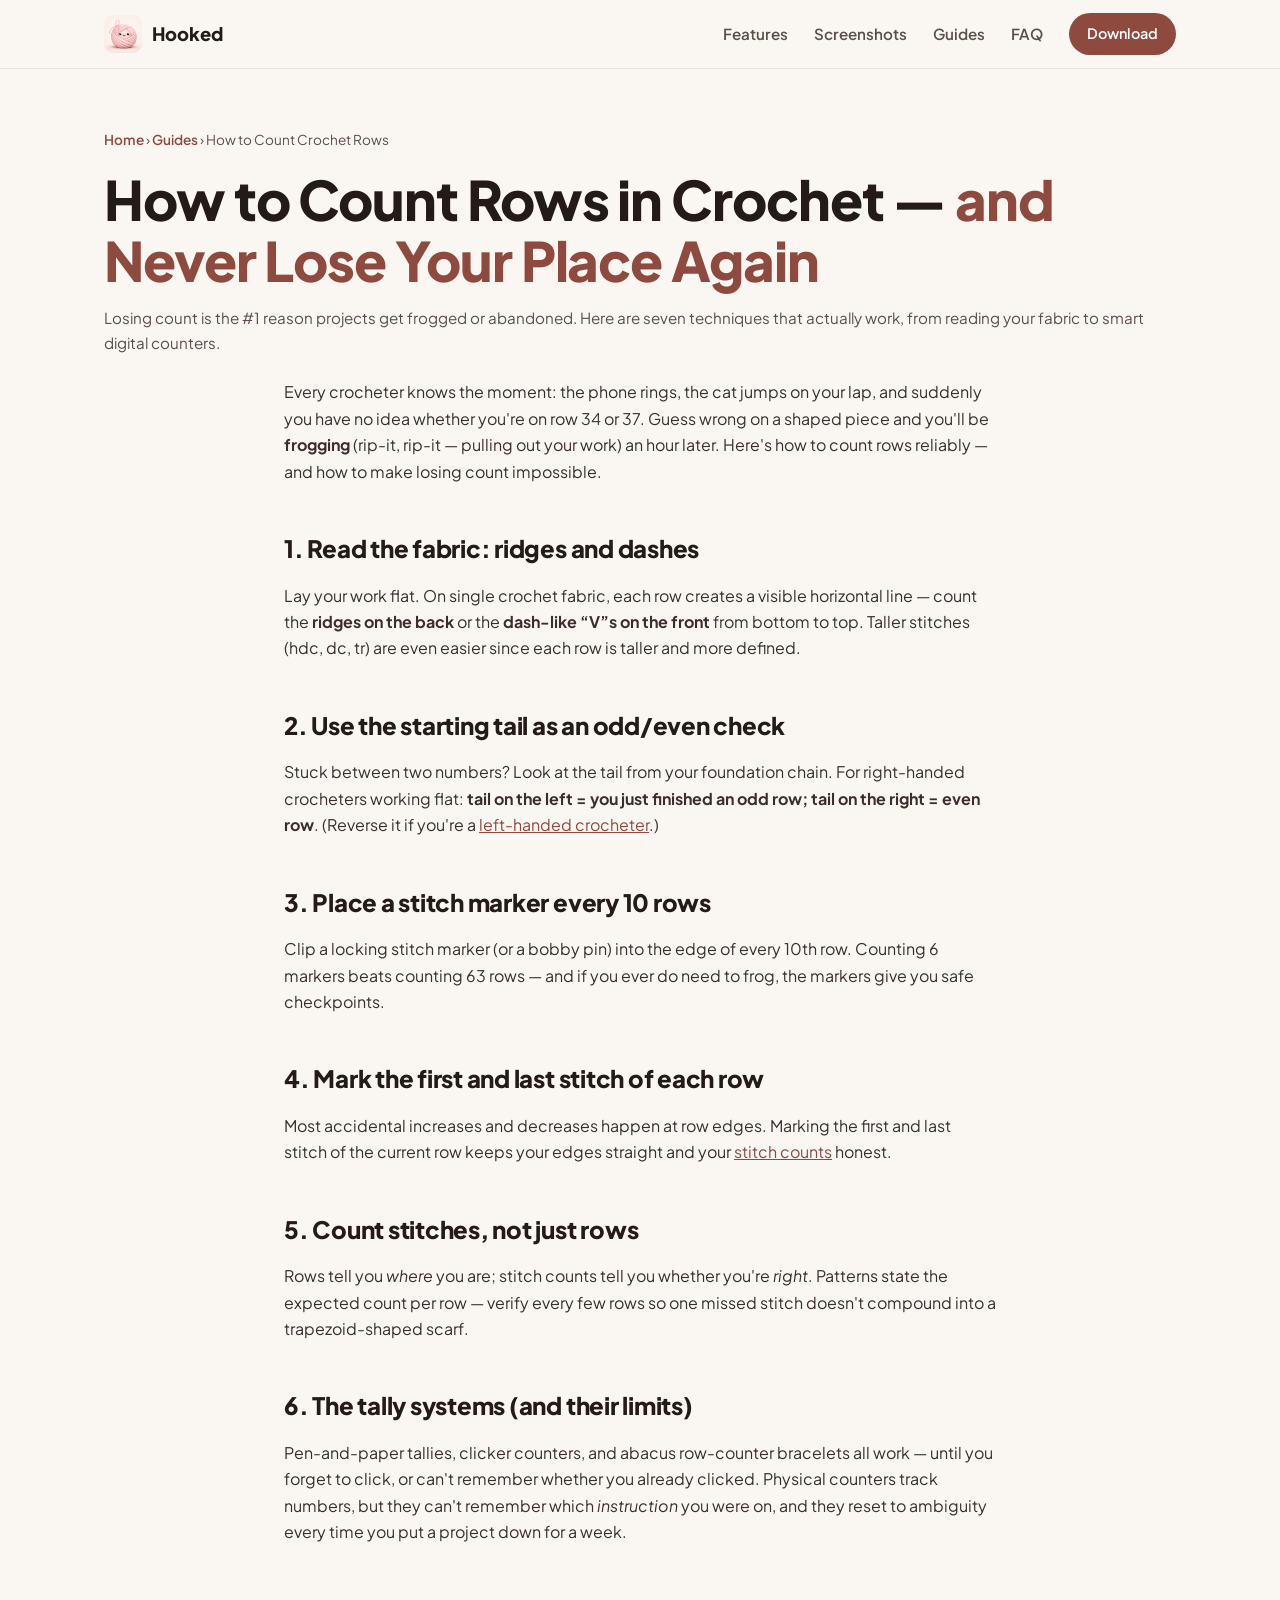
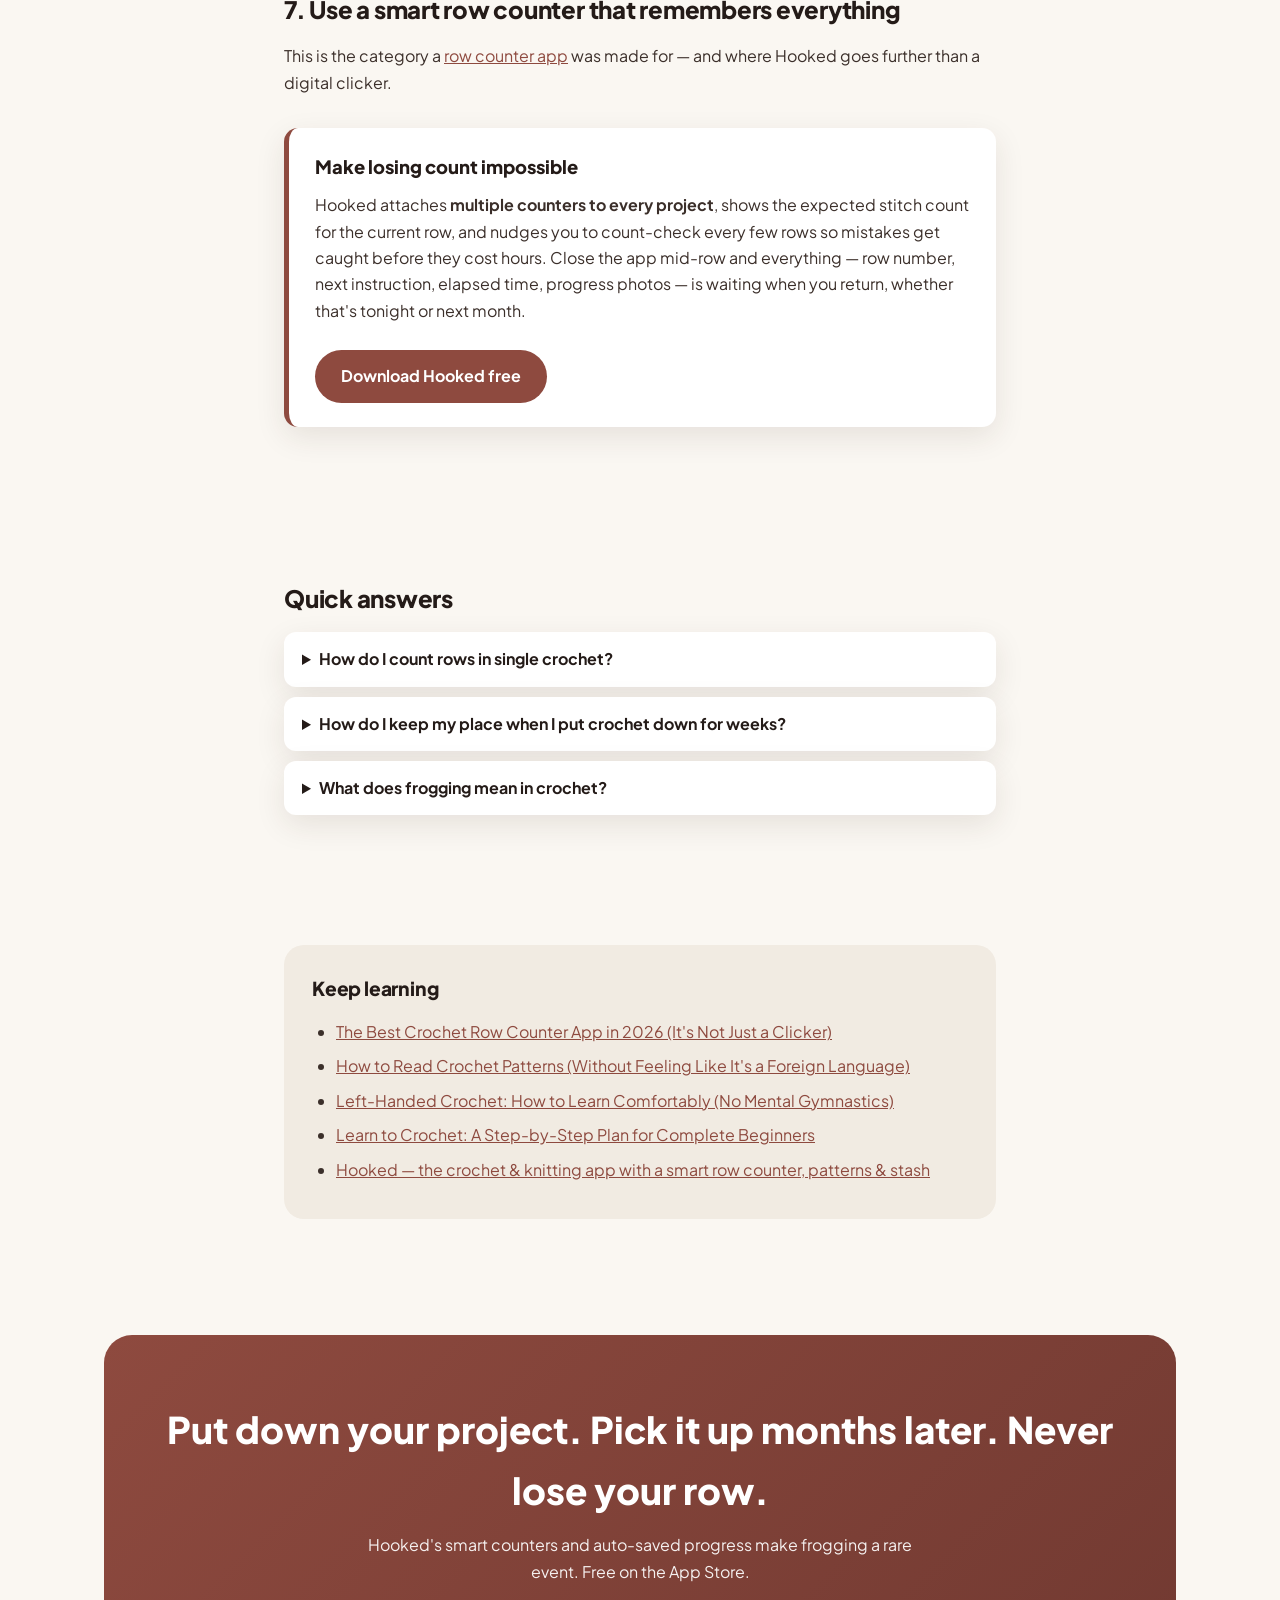
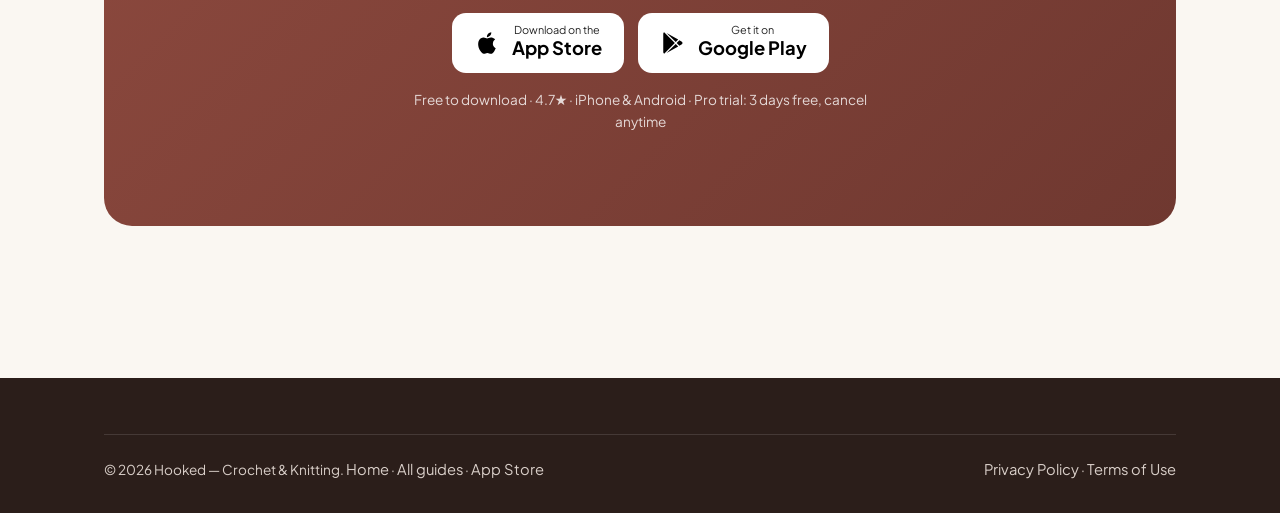
<file: website/guides/how-to-count-crochet-rows.html>
<!DOCTYPE html>
<html lang="en">
<head>
<meta charset="UTF-8">
<meta name="viewport" content="width=device-width, initial-scale=1.0">
<title>How to Count Rows in Crochet &amp; Never Lose Your Place</title>
<meta name="description" content="7 reliable ways to count crochet rows and stitches — ridges, stitch markers, tally systems, and a smart row counter app that saves your exact place automatically.">
<link rel="canonical" href="https://hookedcrochetapp.com/guides/how-to-count-crochet-rows">
<meta name="robots" content="index, follow">
<meta property="og:type" content="article">
<meta property="og:title" content="How to Count Rows in Crochet &amp; Never Lose Your Place">
<meta property="og:description" content="7 reliable ways to count crochet rows and stitches — ridges, stitch markers, tally systems, and a smart row counter app that saves your exact place automatically.">
<meta property="og:url" content="https://hookedcrochetapp.com/guides/how-to-count-crochet-rows">
<meta property="og:image" content="https://hookedcrochetapp.com/images/screenshot-4.png">
<meta name="twitter:card" content="summary_large_image">
<meta name="apple-itunes-app" content="app-id=6757484781">
<link rel="icon" type="image/png" href="../images/app-icon.png">
<link rel="preconnect" href="https://fonts.googleapis.com">
<link rel="preconnect" href="https://fonts.gstatic.com" crossorigin>
<link href="https://fonts.googleapis.com/css2?family=Plus+Jakarta+Sans:wght@400;600;700;800&display=swap" rel="stylesheet">
<link rel="stylesheet" href="../css/style.css">
<script type="application/ld+json">{"@context": "https://schema.org", "@type": "Article", "headline": "How to Count Rows in Crochet (and Never Lose Your Place Again)", "description": "7 reliable ways to count crochet rows and stitches \u2014 ridges, stitch markers, tally systems, and a smart row counter app that saves your exact place automatically.", "image": "https://hookedcrochetapp.com/images/screenshot-4.png", "author": {"@type": "Organization", "name": "Hooked"}, "publisher": {"@type": "Organization", "name": "Hooked", "logo": {"@type": "ImageObject", "url": "https://hookedcrochetapp.com/images/app-icon.png"}}, "mainEntityOfPage": "https://hookedcrochetapp.com/guides/how-to-count-crochet-rows"}</script>
<script type="application/ld+json">{"@context": "https://schema.org", "@type": "FAQPage", "mainEntity": [{"@type": "Question", "name": "How do I count rows in single crochet?", "acceptedAnswer": {"@type": "Answer", "text": "Lay the fabric flat and count the horizontal ridges on the back of the work from bottom to top \u2014 each ridge is one row. Single crochet rows are short, so a stitch marker every 10 rows makes large pieces much easier."}}, {"@type": "Question", "name": "How do I keep my place when I put crochet down for weeks?", "acceptedAnswer": {"@type": "Answer", "text": "Physical counters lose context. A project app like Hooked saves your row, your next pattern instruction, and your progress automatically, so you resume exactly where you stopped."}}, {"@type": "Question", "name": "What does frogging mean in crochet?", "acceptedAnswer": {"@type": "Answer", "text": "Frogging is ripping out stitches to undo a mistake (\u201crip-it, rip-it\u201d \u2014 like a frog). The best cure is prevention: verify stitch counts every few rows so errors are caught while they're one row deep."}}]}</script>
<script type="application/ld+json">{"@context": "https://schema.org", "@type": "BreadcrumbList", "itemListElement": [{"@type": "ListItem", "position": 1, "name": "Home", "item": "https://hookedcrochetapp.com/"}, {"@type": "ListItem", "position": 2, "name": "Guides", "item": "https://hookedcrochetapp.com/guides/"}, {"@type": "ListItem", "position": 3, "name": "How to Count Rows in Crochet (and Never Lose Your Place Again)"}]}</script>
</head>
<body>
<header class="site-header">
  <div class="container nav">
    <a class="brand" href="/"><img src="../images/app-icon.png" alt="Hooked crochet and knitting app icon" width="38" height="38">Hooked</a>
    <ul class="nav-links">
      <li><a href="/#features">Features</a></li>
      <li><a href="/#screenshots">Screenshots</a></li>
      <li><a href="/guides/">Guides</a></li>
      <li><a href="/#faq">FAQ</a></li>
      <li class="nav-cta"><a class="btn small" href="https://apps.apple.com/us/app/hooked-crochet-knitting/id6757484781">Download</a></li>
    </ul>
  </div>
</header>
<main>
<div class="article-hero">
  <div class="container">
    <nav class="breadcrumbs" aria-label="Breadcrumb"><a href="/">Home</a> › <a href="/guides/">Guides</a> › How to Count Crochet Rows</nav>
    <h1>How to Count Rows in Crochet — <span class="accent">and Never Lose Your Place Again</span></h1>
    <p class="meta">Losing count is the #1 reason projects get frogged or abandoned. Here are seven techniques that actually work, from reading your fabric to smart digital counters.</p>
  </div>
</div>
<div class="container article-body">

<p>Every crocheter knows the moment: the phone rings, the cat jumps on your lap, and suddenly you have no idea whether you're on row 34 or 37. Guess wrong on a shaped piece and you'll be <strong>frogging</strong> (rip-it, rip-it — pulling out your work) an hour later. Here's how to count rows reliably — and how to make losing count impossible.</p>

<h2>1. Read the fabric: ridges and dashes</h2>
<p>Lay your work flat. On single crochet fabric, each row creates a visible horizontal line — count the <strong>ridges on the back</strong> or the <strong>dash-like “V”s on the front</strong> from bottom to top. Taller stitches (hdc, dc, tr) are even easier since each row is taller and more defined.</p>

<h2>2. Use the starting tail as an odd/even check</h2>
<p>Stuck between two numbers? Look at the tail from your foundation chain. For right-handed crocheters working flat: <strong>tail on the left = you just finished an odd row; tail on the right = even row</strong>. (Reverse it if you're a <a href="/guides/left-handed-crochet">left-handed crocheter</a>.)</p>

<h2>3. Place a stitch marker every 10 rows</h2>
<p>Clip a locking stitch marker (or a bobby pin) into the edge of every 10th row. Counting 6 markers beats counting 63 rows — and if you ever do need to frog, the markers give you safe checkpoints.</p>

<h2>4. Mark the first and last stitch of each row</h2>
<p>Most accidental increases and decreases happen at row edges. Marking the first and last stitch of the current row keeps your edges straight and your <a href="/guides/how-to-read-crochet-patterns">stitch counts</a> honest.</p>

<h2>5. Count stitches, not just rows</h2>
<p>Rows tell you <em>where</em> you are; stitch counts tell you whether you're <em>right</em>. Patterns state the expected count per row — verify every few rows so one missed stitch doesn't compound into a trapezoid-shaped scarf.</p>

<h2>6. The tally systems (and their limits)</h2>
<p>Pen-and-paper tallies, clicker counters, and abacus row-counter bracelets all work — until you forget to click, or can't remember whether you already clicked. Physical counters track numbers, but they can't remember which <em>instruction</em> you were on, and they reset to ambiguity every time you put a project down for a week.</p>

<h2>7. Use a smart row counter that remembers everything</h2>
<p>This is the category a <a href="/guides/crochet-row-counter-app">row counter app</a> was made for — and where Hooked goes further than a digital clicker.</p>

<aside class="app-callout">
<h3>Make losing count impossible</h3>
<p>Hooked attaches <strong>multiple counters to every project</strong>, shows the expected stitch count for the current row, and nudges you to count-check every few rows so mistakes get caught before they cost hours. Close the app mid-row and everything — row number, next instruction, elapsed time, progress photos — is waiting when you return, whether that's tonight or next month.</p>
<a class="btn" href="https://apps.apple.com/us/app/hooked-crochet-knitting/id6757484781">Download Hooked free</a>
</aside>

<section class="mini-faq">
<h2>Quick answers</h2>
<details><summary>How do I count rows in single crochet?</summary><div class="answer"><p>Lay the fabric flat and count the horizontal ridges on the back of the work from bottom to top — each ridge is one row. Single crochet rows are short, so a stitch marker every 10 rows makes large pieces much easier.</p></div></details><details><summary>How do I keep my place when I put crochet down for weeks?</summary><div class="answer"><p>Physical counters lose context. A project app like <a href="/">Hooked</a> saves your row, your next pattern instruction, and your progress automatically, so you resume exactly where you stopped.</p></div></details><details><summary>What does frogging mean in crochet?</summary><div class="answer"><p>Frogging is ripping out stitches to undo a mistake (“rip-it, rip-it” — like a frog). The best cure is prevention: verify stitch counts every few rows so errors are caught while they're one row deep.</p></div></details>
</section>
<div class="related">
<h2>Keep learning</h2>
<ul>
<li><a href="/guides/crochet-row-counter-app">The Best Crochet Row Counter App in 2026 (It&#x27;s Not Just a Clicker)</a></li><li><a href="/guides/how-to-read-crochet-patterns">How to Read Crochet Patterns (Without Feeling Like It&#x27;s a Foreign Language)</a></li><li><a href="/guides/left-handed-crochet">Left-Handed Crochet: How to Learn Comfortably (No Mental Gymnastics)</a></li><li><a href="/guides/learn-to-crochet">Learn to Crochet: A Step-by-Step Plan for Complete Beginners</a></li>
<li><a href="/">Hooked — the crochet &amp; knitting app with a smart row counter, patterns &amp; stash</a></li>
</ul>
</div>
</div>
<section>
  <div class="container">
    <div class="cta-band">
      <h2>Put down your project. Pick it up months later. Never lose your row.</h2>
      <p>Hooked&#x27;s smart counters and auto-saved progress make frogging a rare event. Free on the App Store.</p>
      <div class="store-badges"><a class="appstore-badge" href="https://apps.apple.com/us/app/hooked-crochet-knitting/id6757484781" aria-label="Download Hooked on the App Store"><svg viewBox="0 0 24 24" fill="currentColor" aria-hidden="true"><path d="M18.71 19.5c-.83 1.24-1.71 2.45-3.05 2.47-1.34.03-1.77-.79-3.29-.79-1.53 0-2 .77-3.27.82-1.31.05-2.3-1.32-3.14-2.53C4.25 17 2.94 12.45 4.7 9.39c.87-1.52 2.43-2.48 4.12-2.51 1.28-.02 2.5.87 3.29.87.78 0 2.26-1.07 3.81-.91.65.03 2.47.26 3.64 1.98-.09.06-2.17 1.28-2.15 3.81.03 3.02 2.65 4.03 2.68 4.04-.03.07-.42 1.44-1.38 2.83M13 3.5c.73-.83 1.94-1.46 2.94-1.5.13 1.17-.34 2.35-1.04 3.19-.69.85-1.83 1.51-2.95 1.42-.15-1.15.41-2.35 1.05-3.11z"/></svg><span class="txt"><small>Download on the</small><strong>App Store</strong></span></a><a class="appstore-badge" href="https://play.google.com/store/apps/details?id=com.thescript.crochet" aria-label="Get Hooked on Google Play"><svg viewBox="0 0 24 24" fill="currentColor" aria-hidden="true"><path d="M3,20.5V3.5C3,2.91 3.34,2.39 3.84,2.15L13.69,12L3.84,21.85C3.34,21.6 3,21.09 3,20.5M16.81,15.12L6.05,21.34L14.54,12.85L16.81,15.12M20.16,10.81C20.5,11.08 20.75,11.5 20.75,12C20.75,12.5 20.53,12.9 20.18,13.18L17.89,14.5L15.39,12L17.89,9.5L20.16,10.81M6.05,2.66L16.81,8.88L14.54,11.15L6.05,2.66Z"/></svg><span class="txt"><small>Get it on</small><strong>Google Play</strong></span></a></div>
      <p class="subnote">Free to download · 4.7★ · iPhone &amp; Android · Pro trial: 3 days free, cancel anytime</p>
    </div>
  </div>
</section>
</main>
<footer class="site-footer">
  <div class="container">
    <div class="footer-bottom">
      <span>© 2026 Hooked — Crochet &amp; Knitting. <a href="/">Home</a> · <a href="/guides/">All guides</a> · <a href="https://apps.apple.com/us/app/hooked-crochet-knitting/id6757484781">App Store</a></span>
      <span><a href="https://docs.google.com/document/d/1GGduvRVdPEk4ASX04e5As3OERoDEkq9NyKAhaqj2nJg/edit?usp=sharing">Privacy Policy</a> · <a href="https://www.apple.com/legal/internet-services/itunes/dev/stdeula/">Terms of Use</a></span>
    </div>
  </div>
</footer>
</body>
</html>
</file>
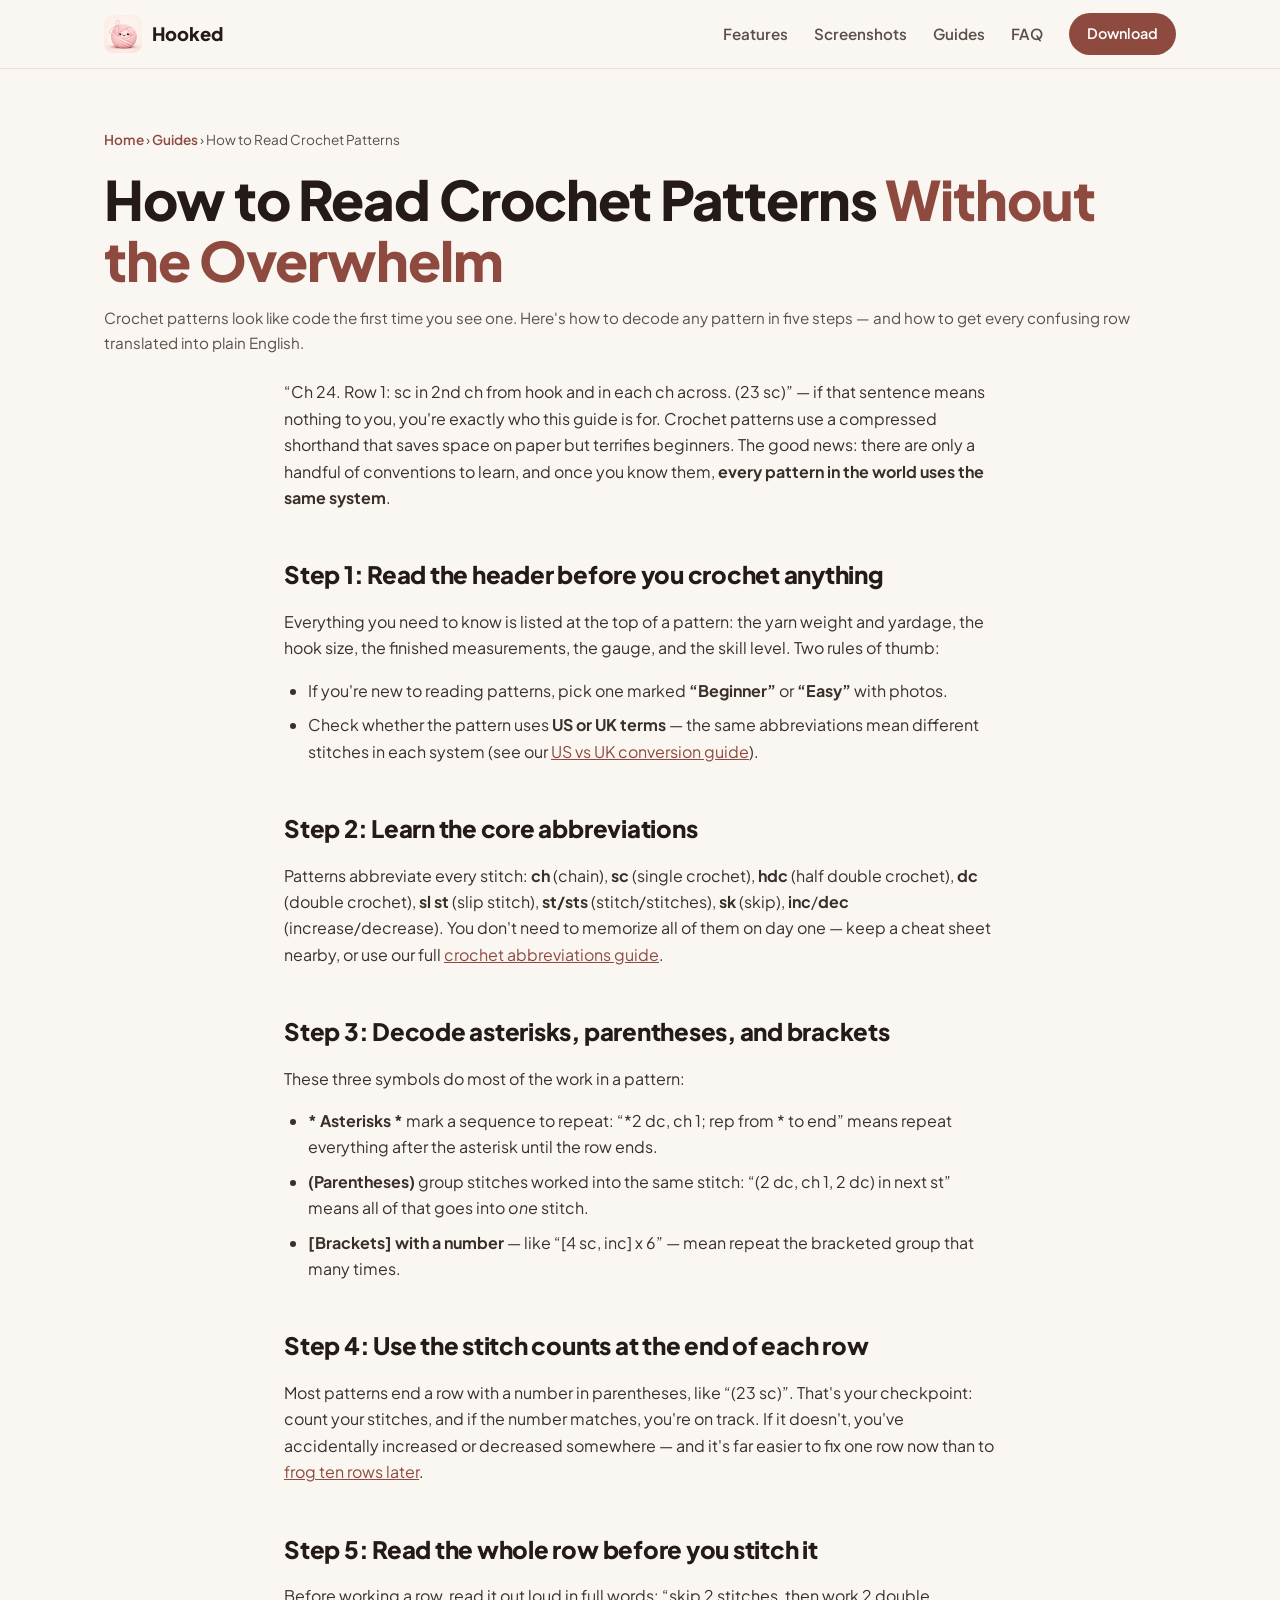
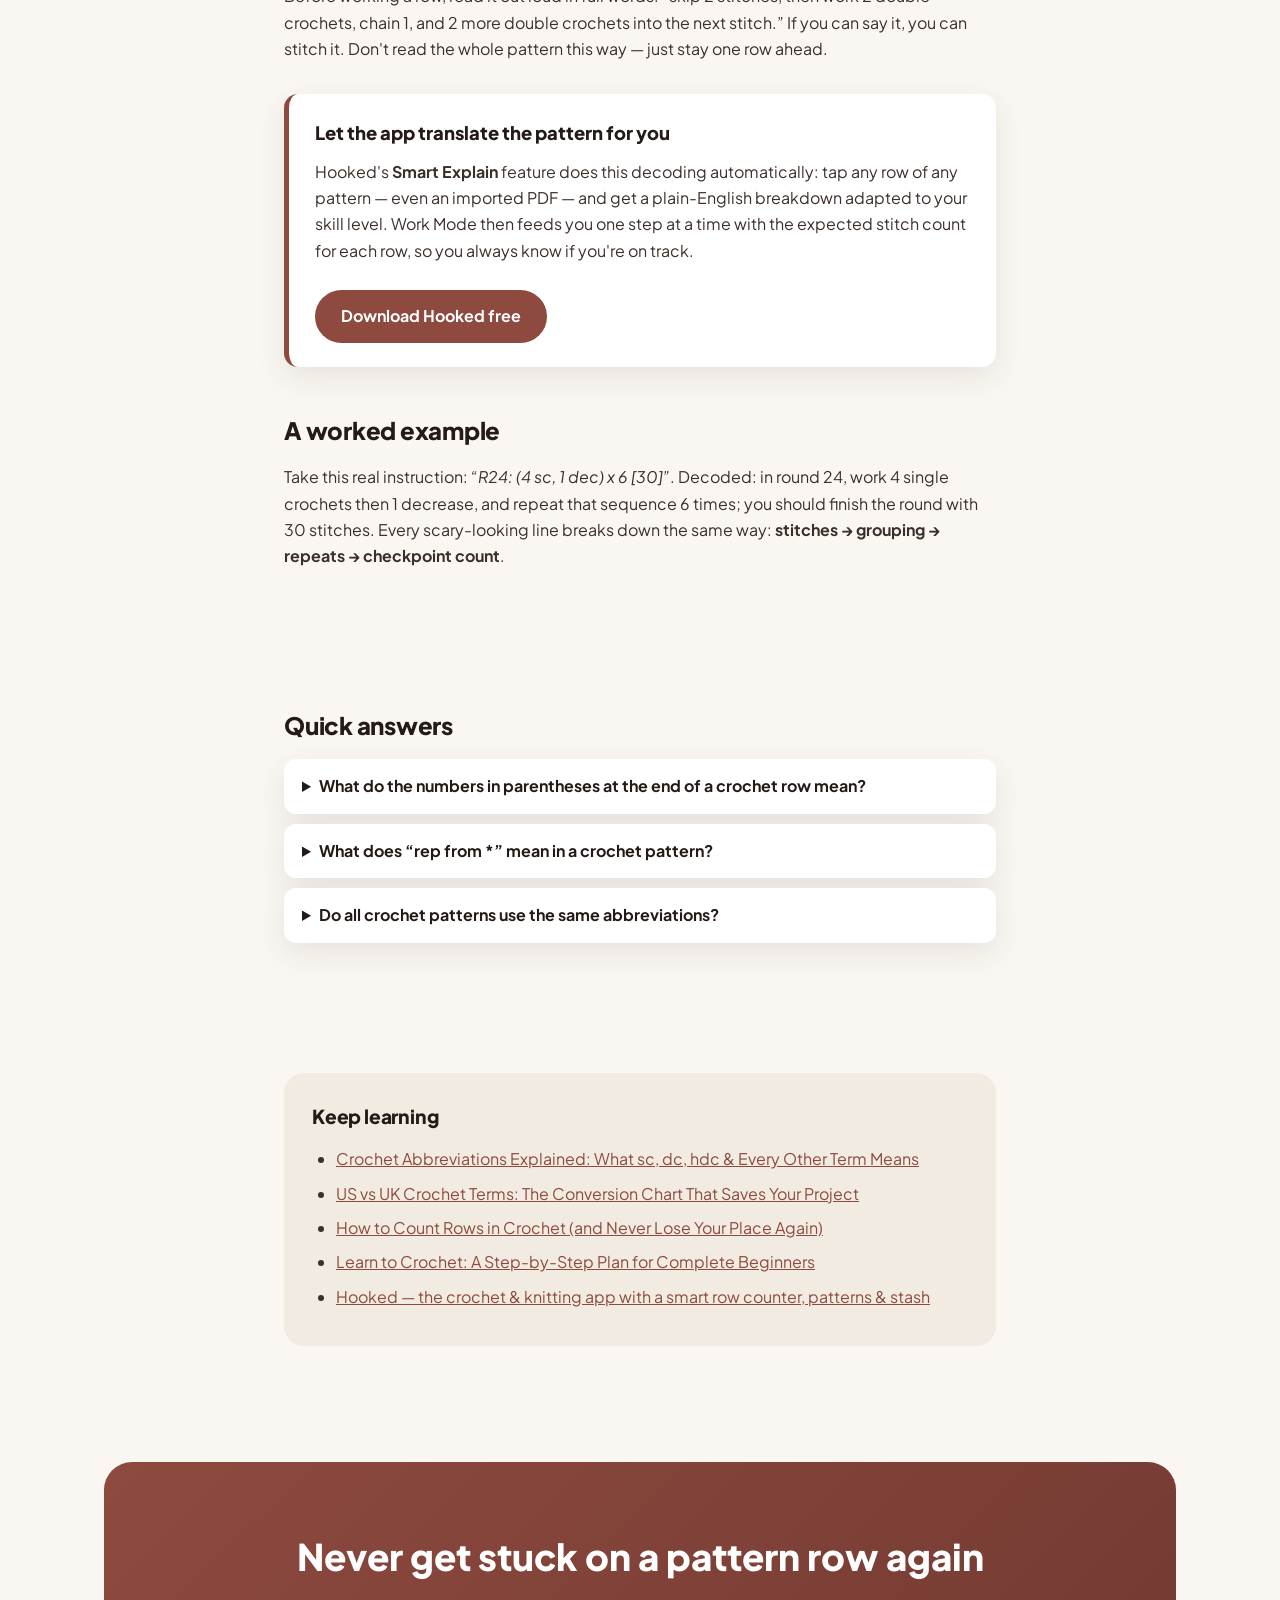
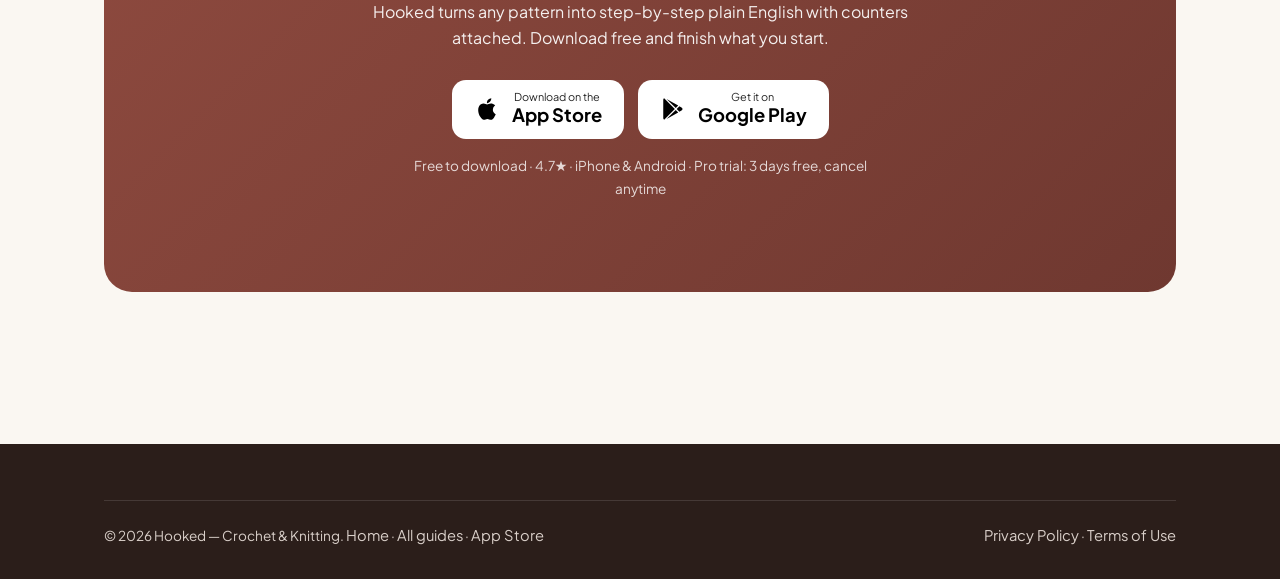
<file: website/guides/how-to-read-crochet-patterns.html>
<!DOCTYPE html>
<html lang="en">
<head>
<meta charset="UTF-8">
<meta name="viewport" content="width=device-width, initial-scale=1.0">
<title>How to Read Crochet Patterns: A Beginner&#x27;s Guide (2026)</title>
<meta name="description" content="Learn how to read crochet patterns step by step — abbreviations, asterisks, repeats, and gauge explained in plain English, plus an app that decodes any row for you.">
<link rel="canonical" href="https://hookedcrochetapp.com/guides/how-to-read-crochet-patterns">
<meta name="robots" content="index, follow">
<meta property="og:type" content="article">
<meta property="og:title" content="How to Read Crochet Patterns: A Beginner&#x27;s Guide (2026)">
<meta property="og:description" content="Learn how to read crochet patterns step by step — abbreviations, asterisks, repeats, and gauge explained in plain English, plus an app that decodes any row for you.">
<meta property="og:url" content="https://hookedcrochetapp.com/guides/how-to-read-crochet-patterns">
<meta property="og:image" content="https://hookedcrochetapp.com/images/screenshot-4.png">
<meta name="twitter:card" content="summary_large_image">
<meta name="apple-itunes-app" content="app-id=6757484781">
<link rel="icon" type="image/png" href="../images/app-icon.png">
<link rel="preconnect" href="https://fonts.googleapis.com">
<link rel="preconnect" href="https://fonts.gstatic.com" crossorigin>
<link href="https://fonts.googleapis.com/css2?family=Plus+Jakarta+Sans:wght@400;600;700;800&display=swap" rel="stylesheet">
<link rel="stylesheet" href="../css/style.css">
<script type="application/ld+json">{"@context": "https://schema.org", "@type": "Article", "headline": "How to Read Crochet Patterns (Without Feeling Like It's a Foreign Language)", "description": "Learn how to read crochet patterns step by step \u2014 abbreviations, asterisks, repeats, and gauge explained in plain English, plus an app that decodes any row for you.", "image": "https://hookedcrochetapp.com/images/screenshot-4.png", "author": {"@type": "Organization", "name": "Hooked"}, "publisher": {"@type": "Organization", "name": "Hooked", "logo": {"@type": "ImageObject", "url": "https://hookedcrochetapp.com/images/app-icon.png"}}, "mainEntityOfPage": "https://hookedcrochetapp.com/guides/how-to-read-crochet-patterns"}</script>
<script type="application/ld+json">{"@context": "https://schema.org", "@type": "FAQPage", "mainEntity": [{"@type": "Question", "name": "What do the numbers in parentheses at the end of a crochet row mean?", "acceptedAnswer": {"@type": "Answer", "text": "They are the total stitch count you should have when the row is finished \u2014 a built-in checkpoint. If your count doesn't match, recount before moving on. Hooked shows this expected count automatically for every row in Work Mode."}}, {"@type": "Question", "name": "What does \u201crep from *\u201d mean in a crochet pattern?", "acceptedAnswer": {"@type": "Answer", "text": "Repeat everything between the asterisk and the instruction, over and over, until you reach the point the pattern names (usually the end of the row or round)."}}, {"@type": "Question", "name": "Do all crochet patterns use the same abbreviations?", "acceptedAnswer": {"@type": "Answer", "text": "Almost \u2014 but US and UK patterns use the same abbreviations for different stitches. Check the pattern's terminology first; a one-tap toggle in Hooked converts between the two systems."}}]}</script>
<script type="application/ld+json">{"@context": "https://schema.org", "@type": "BreadcrumbList", "itemListElement": [{"@type": "ListItem", "position": 1, "name": "Home", "item": "https://hookedcrochetapp.com/"}, {"@type": "ListItem", "position": 2, "name": "Guides", "item": "https://hookedcrochetapp.com/guides/"}, {"@type": "ListItem", "position": 3, "name": "How to Read Crochet Patterns (Without Feeling Like It's a Foreign Language)"}]}</script>
</head>
<body>
<header class="site-header">
  <div class="container nav">
    <a class="brand" href="/"><img src="../images/app-icon.png" alt="Hooked crochet and knitting app icon" width="38" height="38">Hooked</a>
    <ul class="nav-links">
      <li><a href="/#features">Features</a></li>
      <li><a href="/#screenshots">Screenshots</a></li>
      <li><a href="/guides/">Guides</a></li>
      <li><a href="/#faq">FAQ</a></li>
      <li class="nav-cta"><a class="btn small" href="https://apps.apple.com/us/app/hooked-crochet-knitting/id6757484781">Download</a></li>
    </ul>
  </div>
</header>
<main>
<div class="article-hero">
  <div class="container">
    <nav class="breadcrumbs" aria-label="Breadcrumb"><a href="/">Home</a> › <a href="/guides/">Guides</a> › How to Read Crochet Patterns</nav>
    <h1>How to Read Crochet Patterns <span class="accent">Without the Overwhelm</span></h1>
    <p class="meta">Crochet patterns look like code the first time you see one. Here&#x27;s how to decode any pattern in five steps — and how to get every confusing row translated into plain English.</p>
  </div>
</div>
<div class="container article-body">

<p>“Ch 24. Row 1: sc in 2nd ch from hook and in each ch across. (23 sc)” — if that sentence means nothing to you, you're exactly who this guide is for. Crochet patterns use a compressed shorthand that saves space on paper but terrifies beginners. The good news: there are only a handful of conventions to learn, and once you know them, <strong>every pattern in the world uses the same system</strong>.</p>

<h2>Step 1: Read the header before you crochet anything</h2>
<p>Everything you need to know is listed at the top of a pattern: the yarn weight and yardage, the hook size, the finished measurements, the gauge, and the skill level. Two rules of thumb:</p>
<ul>
<li>If you're new to reading patterns, pick one marked <strong>“Beginner”</strong> or <strong>“Easy”</strong> with photos.</li>
<li>Check whether the pattern uses <strong>US or UK terms</strong> — the same abbreviations mean different stitches in each system (see our <a href="/guides/us-vs-uk-crochet-terms">US vs UK conversion guide</a>).</li>
</ul>

<h2>Step 2: Learn the core abbreviations</h2>
<p>Patterns abbreviate every stitch: <strong>ch</strong> (chain), <strong>sc</strong> (single crochet), <strong>hdc</strong> (half double crochet), <strong>dc</strong> (double crochet), <strong>sl st</strong> (slip stitch), <strong>st/sts</strong> (stitch/stitches), <strong>sk</strong> (skip), <strong>inc</strong>/<strong>dec</strong> (increase/decrease). You don't need to memorize all of them on day one — keep a cheat sheet nearby, or use our full <a href="/guides/crochet-abbreviations">crochet abbreviations guide</a>.</p>

<h2>Step 3: Decode asterisks, parentheses, and brackets</h2>
<p>These three symbols do most of the work in a pattern:</p>
<ul>
<li><strong>* Asterisks *</strong> mark a sequence to repeat: “*2 dc, ch 1; rep from * to end” means repeat everything after the asterisk until the row ends.</li>
<li><strong>(Parentheses)</strong> group stitches worked into the same stitch: “(2 dc, ch 1, 2 dc) in next st” means all of that goes into <em>one</em> stitch.</li>
<li><strong>[Brackets] with a number</strong> — like “[4 sc, inc] x 6” — mean repeat the bracketed group that many times.</li>
</ul>

<h2>Step 4: Use the stitch counts at the end of each row</h2>
<p>Most patterns end a row with a number in parentheses, like “(23 sc)”. That's your checkpoint: count your stitches, and if the number matches, you're on track. If it doesn't, you've accidentally increased or decreased somewhere — and it's far easier to fix one row now than to <a href="/guides/how-to-count-crochet-rows">frog ten rows later</a>.</p>

<h2>Step 5: Read the whole row before you stitch it</h2>
<p>Before working a row, read it out loud in full words: “skip 2 stitches, then work 2 double crochets, chain 1, and 2 more double crochets into the next stitch.” If you can say it, you can stitch it. Don't read the whole pattern this way — just stay one row ahead.</p>

<aside class="app-callout">
<h3>Let the app translate the pattern for you</h3>
<p>Hooked's <strong>Smart Explain</strong> feature does this decoding automatically: tap any row of any pattern — even an imported PDF — and get a plain-English breakdown adapted to your skill level. Work Mode then feeds you one step at a time with the expected stitch count for each row, so you always know if you're on track.</p>
<a class="btn" href="https://apps.apple.com/us/app/hooked-crochet-knitting/id6757484781">Download Hooked free</a>
</aside>

<h2>A worked example</h2>
<p>Take this real instruction: <em>“R24: (4 sc, 1 dec) x 6 [30]”</em>. Decoded: in round 24, work 4 single crochets then 1 decrease, and repeat that sequence 6 times; you should finish the round with 30 stitches. Every scary-looking line breaks down the same way: <strong>stitches → grouping → repeats → checkpoint count</strong>.</p>

<section class="mini-faq">
<h2>Quick answers</h2>
<details><summary>What do the numbers in parentheses at the end of a crochet row mean?</summary><div class="answer"><p>They are the total stitch count you should have when the row is finished — a built-in checkpoint. If your count doesn't match, recount before moving on. Hooked shows this expected count automatically for every row in Work Mode.</p></div></details><details><summary>What does “rep from *” mean in a crochet pattern?</summary><div class="answer"><p>Repeat everything between the asterisk and the instruction, over and over, until you reach the point the pattern names (usually the end of the row or round).</p></div></details><details><summary>Do all crochet patterns use the same abbreviations?</summary><div class="answer"><p>Almost — but US and UK patterns use the same abbreviations for different stitches. Check the pattern's terminology first; a one-tap toggle in <a href="/">Hooked</a> converts between the two systems.</p></div></details>
</section>
<div class="related">
<h2>Keep learning</h2>
<ul>
<li><a href="/guides/crochet-abbreviations">Crochet Abbreviations Explained: What sc, dc, hdc &amp; Every Other Term Means</a></li><li><a href="/guides/us-vs-uk-crochet-terms">US vs UK Crochet Terms: The Conversion Chart That Saves Your Project</a></li><li><a href="/guides/how-to-count-crochet-rows">How to Count Rows in Crochet (and Never Lose Your Place Again)</a></li><li><a href="/guides/learn-to-crochet">Learn to Crochet: A Step-by-Step Plan for Complete Beginners</a></li>
<li><a href="/">Hooked — the crochet &amp; knitting app with a smart row counter, patterns &amp; stash</a></li>
</ul>
</div>
</div>
<section>
  <div class="container">
    <div class="cta-band">
      <h2>Never get stuck on a pattern row again</h2>
      <p>Hooked turns any pattern into step-by-step plain English with counters attached. Download free and finish what you start.</p>
      <div class="store-badges"><a class="appstore-badge" href="https://apps.apple.com/us/app/hooked-crochet-knitting/id6757484781" aria-label="Download Hooked on the App Store"><svg viewBox="0 0 24 24" fill="currentColor" aria-hidden="true"><path d="M18.71 19.5c-.83 1.24-1.71 2.45-3.05 2.47-1.34.03-1.77-.79-3.29-.79-1.53 0-2 .77-3.27.82-1.31.05-2.3-1.32-3.14-2.53C4.25 17 2.94 12.45 4.7 9.39c.87-1.52 2.43-2.48 4.12-2.51 1.28-.02 2.5.87 3.29.87.78 0 2.26-1.07 3.81-.91.65.03 2.47.26 3.64 1.98-.09.06-2.17 1.28-2.15 3.81.03 3.02 2.65 4.03 2.68 4.04-.03.07-.42 1.44-1.38 2.83M13 3.5c.73-.83 1.94-1.46 2.94-1.5.13 1.17-.34 2.35-1.04 3.19-.69.85-1.83 1.51-2.95 1.42-.15-1.15.41-2.35 1.05-3.11z"/></svg><span class="txt"><small>Download on the</small><strong>App Store</strong></span></a><a class="appstore-badge" href="https://play.google.com/store/apps/details?id=com.thescript.crochet" aria-label="Get Hooked on Google Play"><svg viewBox="0 0 24 24" fill="currentColor" aria-hidden="true"><path d="M3,20.5V3.5C3,2.91 3.34,2.39 3.84,2.15L13.69,12L3.84,21.85C3.34,21.6 3,21.09 3,20.5M16.81,15.12L6.05,21.34L14.54,12.85L16.81,15.12M20.16,10.81C20.5,11.08 20.75,11.5 20.75,12C20.75,12.5 20.53,12.9 20.18,13.18L17.89,14.5L15.39,12L17.89,9.5L20.16,10.81M6.05,2.66L16.81,8.88L14.54,11.15L6.05,2.66Z"/></svg><span class="txt"><small>Get it on</small><strong>Google Play</strong></span></a></div>
      <p class="subnote">Free to download · 4.7★ · iPhone &amp; Android · Pro trial: 3 days free, cancel anytime</p>
    </div>
  </div>
</section>
</main>
<footer class="site-footer">
  <div class="container">
    <div class="footer-bottom">
      <span>© 2026 Hooked — Crochet &amp; Knitting. <a href="/">Home</a> · <a href="/guides/">All guides</a> · <a href="https://apps.apple.com/us/app/hooked-crochet-knitting/id6757484781">App Store</a></span>
      <span><a href="https://docs.google.com/document/d/1GGduvRVdPEk4ASX04e5As3OERoDEkq9NyKAhaqj2nJg/edit?usp=sharing">Privacy Policy</a> · <a href="https://www.apple.com/legal/internet-services/itunes/dev/stdeula/">Terms of Use</a></span>
    </div>
  </div>
</footer>
</body>
</html>
</file>
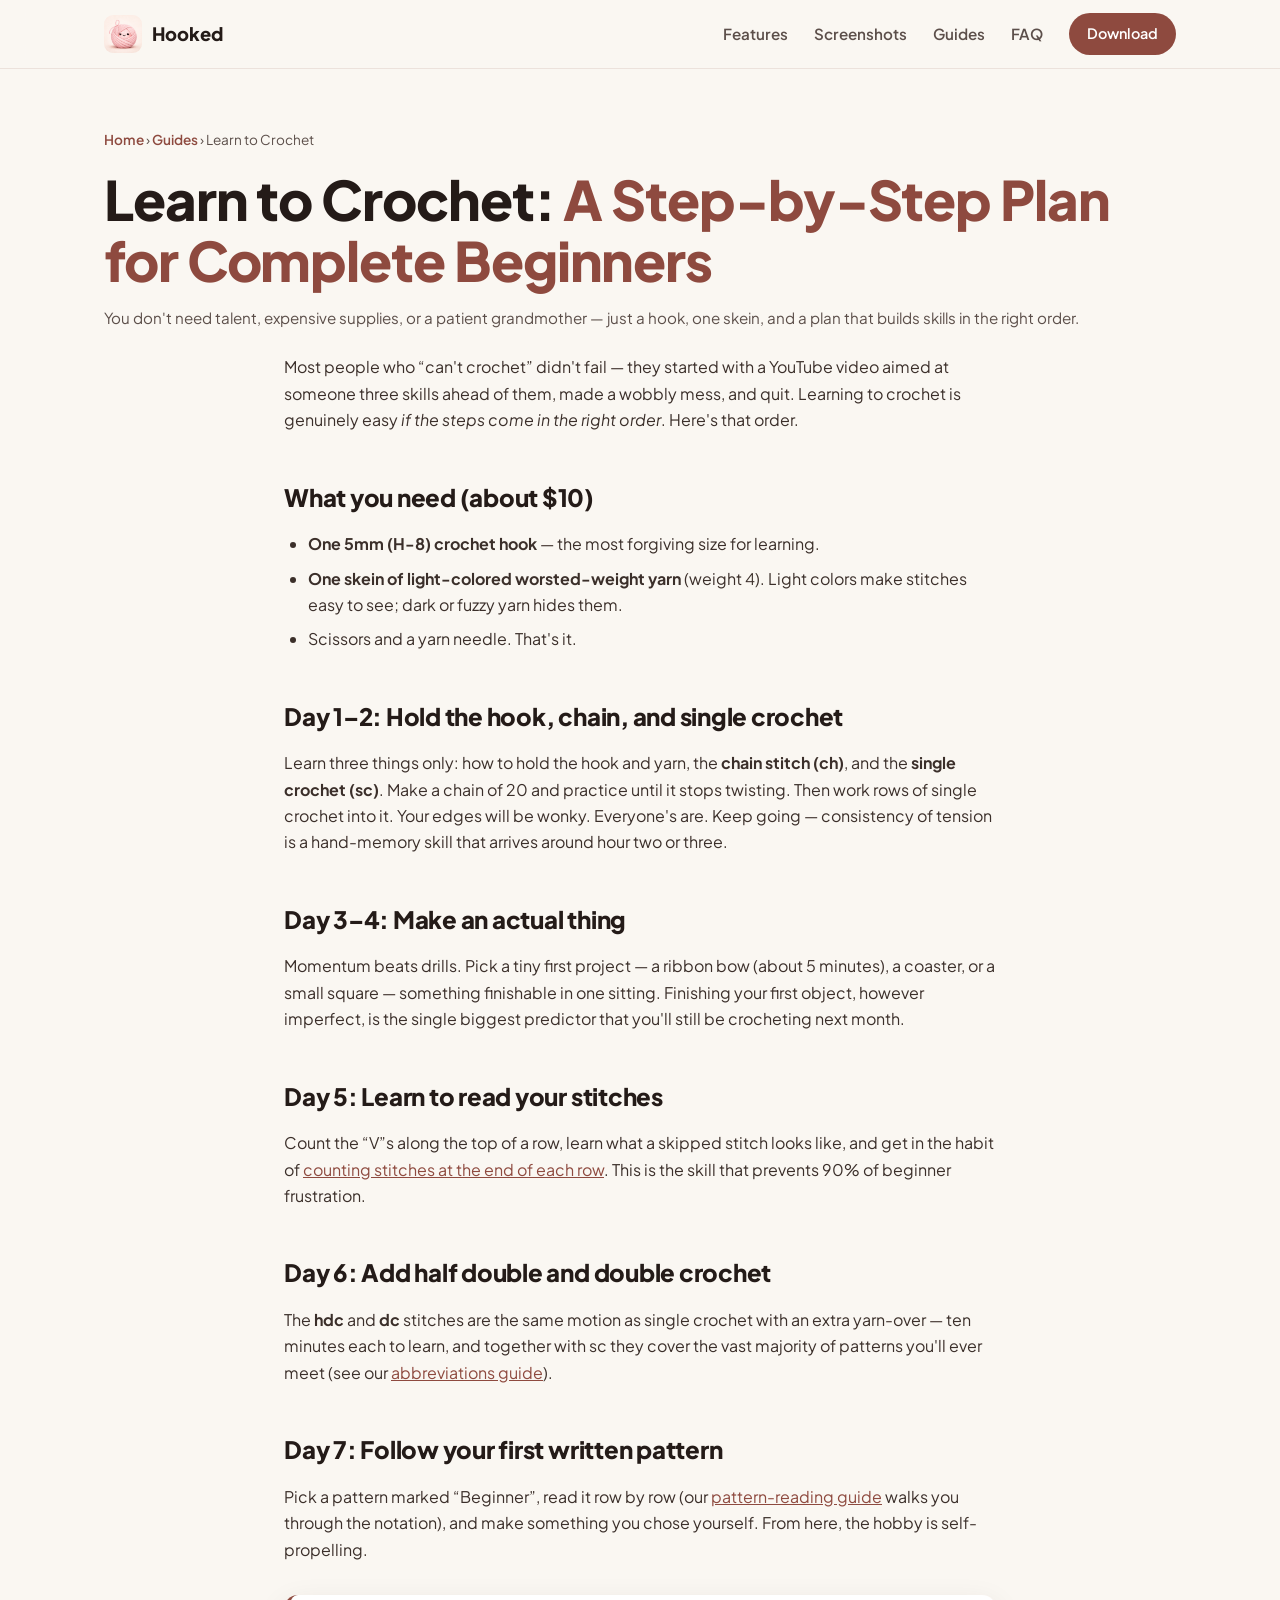
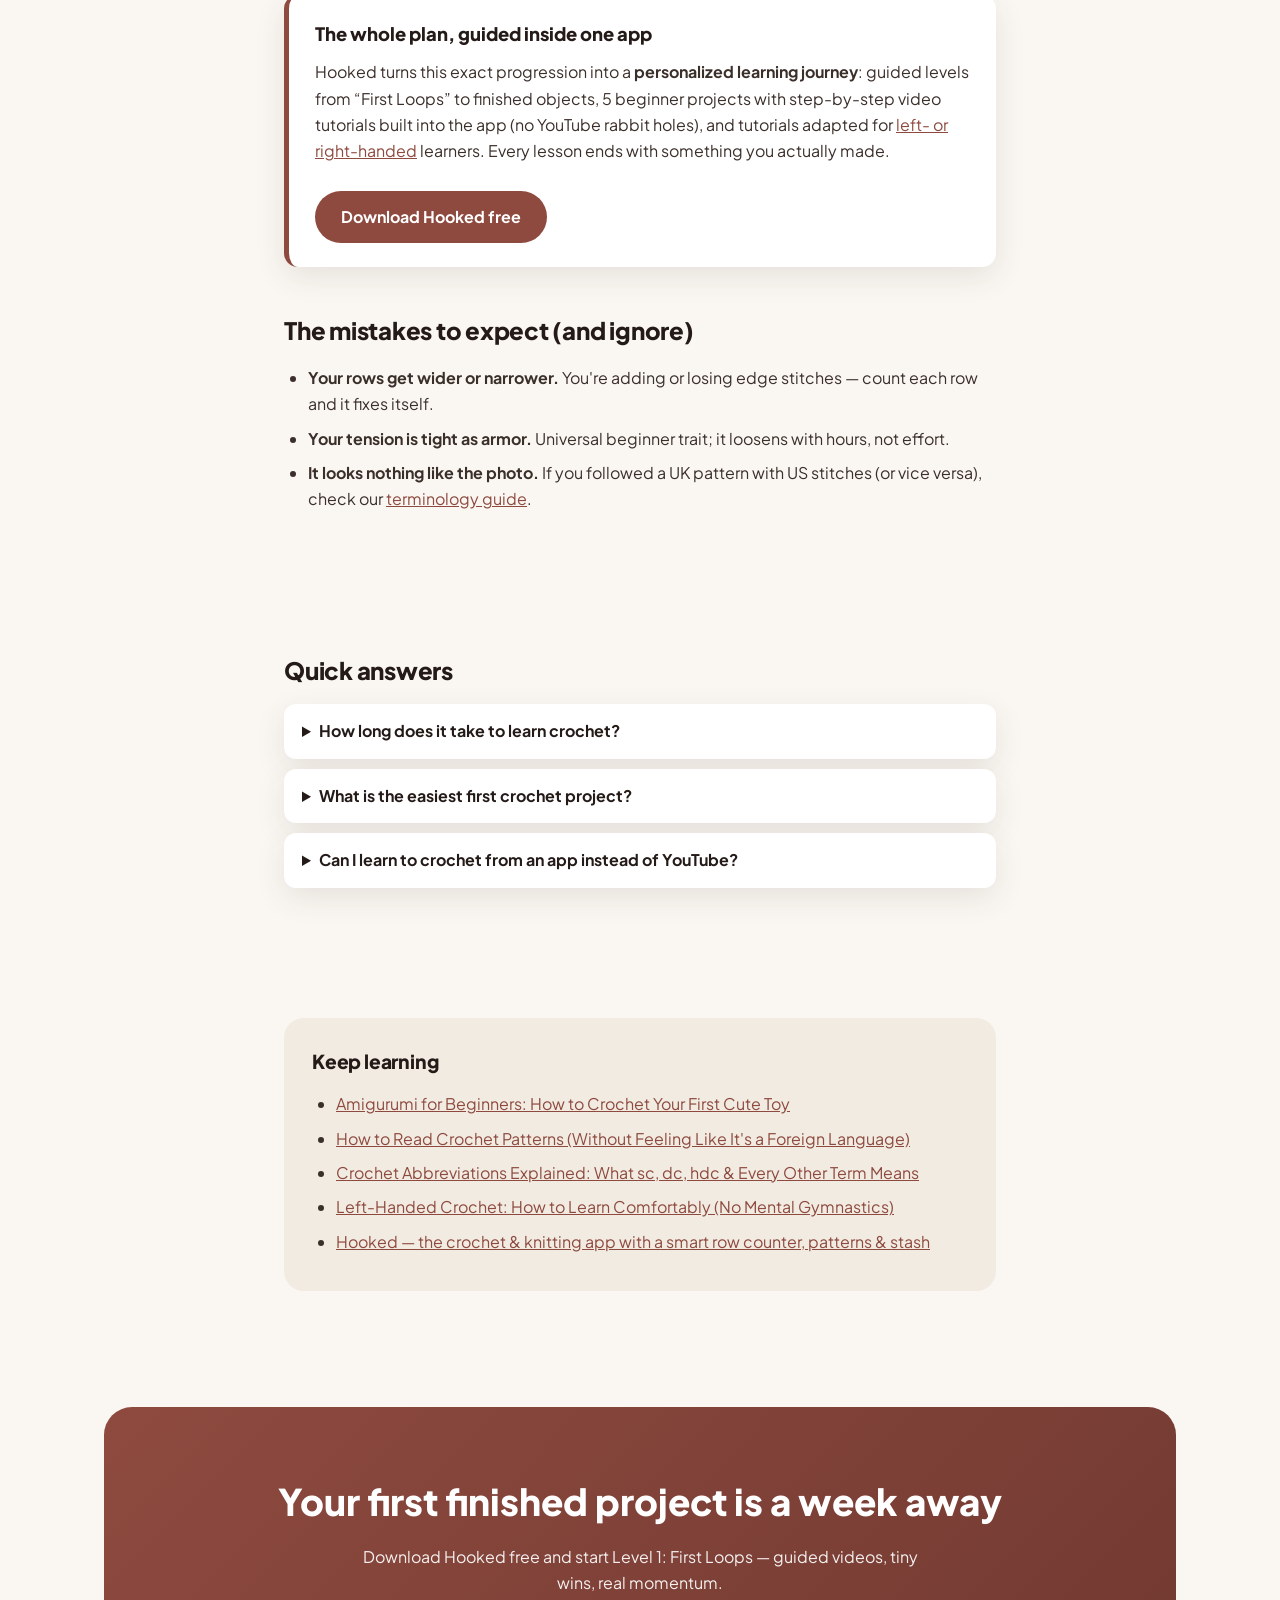
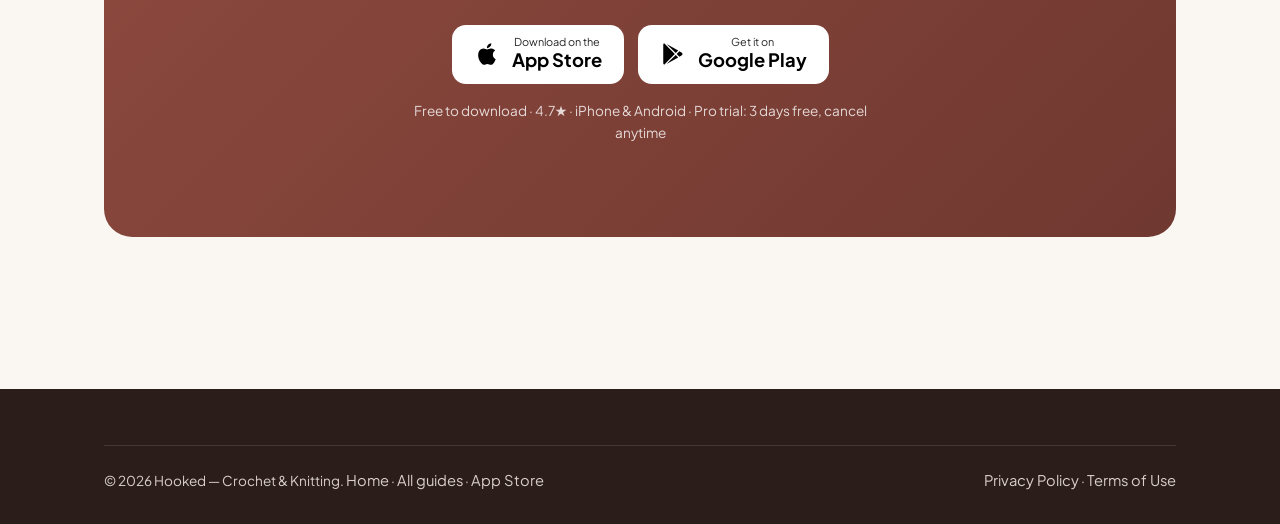
<file: website/guides/learn-to-crochet.html>
<!DOCTYPE html>
<html lang="en">
<head>
<meta charset="UTF-8">
<meta name="viewport" content="width=device-width, initial-scale=1.0">
<title>Learn to Crochet: A 7-Day Beginner Plan That Actually Works</title>
<meta name="description" content="Want to learn to crochet? Follow this realistic 7-day beginner plan — hook, yarn, first stitches, first project — with guided video lessons in one free app.">
<link rel="canonical" href="https://hookedcrochetapp.com/guides/learn-to-crochet">
<meta name="robots" content="index, follow">
<meta property="og:type" content="article">
<meta property="og:title" content="Learn to Crochet: A 7-Day Beginner Plan That Actually Works">
<meta property="og:description" content="Want to learn to crochet? Follow this realistic 7-day beginner plan — hook, yarn, first stitches, first project — with guided video lessons in one free app.">
<meta property="og:url" content="https://hookedcrochetapp.com/guides/learn-to-crochet">
<meta property="og:image" content="https://hookedcrochetapp.com/images/screenshot-2.png">
<meta name="twitter:card" content="summary_large_image">
<meta name="apple-itunes-app" content="app-id=6757484781">
<link rel="icon" type="image/png" href="../images/app-icon.png">
<link rel="preconnect" href="https://fonts.googleapis.com">
<link rel="preconnect" href="https://fonts.gstatic.com" crossorigin>
<link href="https://fonts.googleapis.com/css2?family=Plus+Jakarta+Sans:wght@400;600;700;800&display=swap" rel="stylesheet">
<link rel="stylesheet" href="../css/style.css">
<script type="application/ld+json">{"@context": "https://schema.org", "@type": "Article", "headline": "Learn to Crochet: A Step-by-Step Plan for Complete Beginners", "description": "Want to learn to crochet? Follow this realistic 7-day beginner plan \u2014 hook, yarn, first stitches, first project \u2014 with guided video lessons in one free app.", "image": "https://hookedcrochetapp.com/images/screenshot-2.png", "author": {"@type": "Organization", "name": "Hooked"}, "publisher": {"@type": "Organization", "name": "Hooked", "logo": {"@type": "ImageObject", "url": "https://hookedcrochetapp.com/images/app-icon.png"}}, "mainEntityOfPage": "https://hookedcrochetapp.com/guides/learn-to-crochet"}</script>
<script type="application/ld+json">{"@context": "https://schema.org", "@type": "FAQPage", "mainEntity": [{"@type": "Question", "name": "How long does it take to learn crochet?", "acceptedAnswer": {"@type": "Answer", "text": "Most people can chain and single crochet within an hour or two, finish a first small project inside a week, and comfortably follow beginner patterns within a month of casual practice."}}, {"@type": "Question", "name": "What is the easiest first crochet project?", "acceptedAnswer": {"@type": "Answer", "text": "Something flat and small: a ribbon bow, coaster, or dishcloth. Hooked's Day 1 beginner project is a ribbon bow that takes about 5 minutes \u2014 small enough to finish before frustration sets in."}}, {"@type": "Question", "name": "Can I learn to crochet from an app instead of YouTube?", "acceptedAnswer": {"@type": "Answer", "text": "Yes \u2014 an app sequences lessons in the right order and tracks where you are. Hooked includes 15 crochet and 32 knitting video tutorials plus guided beginner projects, all inside the app."}}]}</script>
<script type="application/ld+json">{"@context": "https://schema.org", "@type": "BreadcrumbList", "itemListElement": [{"@type": "ListItem", "position": 1, "name": "Home", "item": "https://hookedcrochetapp.com/"}, {"@type": "ListItem", "position": 2, "name": "Guides", "item": "https://hookedcrochetapp.com/guides/"}, {"@type": "ListItem", "position": 3, "name": "Learn to Crochet: A Step-by-Step Plan for Complete Beginners"}]}</script>
</head>
<body>
<header class="site-header">
  <div class="container nav">
    <a class="brand" href="/"><img src="../images/app-icon.png" alt="Hooked crochet and knitting app icon" width="38" height="38">Hooked</a>
    <ul class="nav-links">
      <li><a href="/#features">Features</a></li>
      <li><a href="/#screenshots">Screenshots</a></li>
      <li><a href="/guides/">Guides</a></li>
      <li><a href="/#faq">FAQ</a></li>
      <li class="nav-cta"><a class="btn small" href="https://apps.apple.com/us/app/hooked-crochet-knitting/id6757484781">Download</a></li>
    </ul>
  </div>
</header>
<main>
<div class="article-hero">
  <div class="container">
    <nav class="breadcrumbs" aria-label="Breadcrumb"><a href="/">Home</a> › <a href="/guides/">Guides</a> › Learn to Crochet</nav>
    <h1>Learn to Crochet: <span class="accent">A Step-by-Step Plan for Complete Beginners</span></h1>
    <p class="meta">You don&#x27;t need talent, expensive supplies, or a patient grandmother — just a hook, one skein, and a plan that builds skills in the right order.</p>
  </div>
</div>
<div class="container article-body">

<p>Most people who “can't crochet” didn't fail — they started with a YouTube video aimed at someone three skills ahead of them, made a wobbly mess, and quit. Learning to crochet is genuinely easy <em>if the steps come in the right order</em>. Here's that order.</p>

<h2>What you need (about $10)</h2>
<ul>
<li><strong>One 5mm (H-8) crochet hook</strong> — the most forgiving size for learning.</li>
<li><strong>One skein of light-colored worsted-weight yarn</strong> (weight 4). Light colors make stitches easy to see; dark or fuzzy yarn hides them.</li>
<li>Scissors and a yarn needle. That's it.</li>
</ul>

<h2>Day 1–2: Hold the hook, chain, and single crochet</h2>
<p>Learn three things only: how to hold the hook and yarn, the <strong>chain stitch (ch)</strong>, and the <strong>single crochet (sc)</strong>. Make a chain of 20 and practice until it stops twisting. Then work rows of single crochet into it. Your edges will be wonky. Everyone's are. Keep going — consistency of tension is a hand-memory skill that arrives around hour two or three.</p>

<h2>Day 3–4: Make an actual thing</h2>
<p>Momentum beats drills. Pick a tiny first project — a ribbon bow (about 5 minutes), a coaster, or a small square — something finishable in one sitting. Finishing your first object, however imperfect, is the single biggest predictor that you'll still be crocheting next month.</p>

<h2>Day 5: Learn to read your stitches</h2>
<p>Count the “V”s along the top of a row, learn what a skipped stitch looks like, and get in the habit of <a href="/guides/how-to-count-crochet-rows">counting stitches at the end of each row</a>. This is the skill that prevents 90% of beginner frustration.</p>

<h2>Day 6: Add half double and double crochet</h2>
<p>The <strong>hdc</strong> and <strong>dc</strong> stitches are the same motion as single crochet with an extra yarn-over — ten minutes each to learn, and together with sc they cover the vast majority of patterns you'll ever meet (see our <a href="/guides/crochet-abbreviations">abbreviations guide</a>).</p>

<h2>Day 7: Follow your first written pattern</h2>
<p>Pick a pattern marked “Beginner”, read it row by row (our <a href="/guides/how-to-read-crochet-patterns">pattern-reading guide</a> walks you through the notation), and make something you chose yourself. From here, the hobby is self-propelling.</p>

<aside class="app-callout">
<h3>The whole plan, guided inside one app</h3>
<p>Hooked turns this exact progression into a <strong>personalized learning journey</strong>: guided levels from “First Loops” to finished objects, 5 beginner projects with step-by-step video tutorials built into the app (no YouTube rabbit holes), and tutorials adapted for <a href="/guides/left-handed-crochet">left- or right-handed</a> learners. Every lesson ends with something you actually made.</p>
<a class="btn" href="https://apps.apple.com/us/app/hooked-crochet-knitting/id6757484781">Download Hooked free</a>
</aside>

<h2>The mistakes to expect (and ignore)</h2>
<ul>
<li><strong>Your rows get wider or narrower.</strong> You're adding or losing edge stitches — count each row and it fixes itself.</li>
<li><strong>Your tension is tight as armor.</strong> Universal beginner trait; it loosens with hours, not effort.</li>
<li><strong>It looks nothing like the photo.</strong> If you followed a UK pattern with US stitches (or vice versa), check our <a href="/guides/us-vs-uk-crochet-terms">terminology guide</a>.</li>
</ul>

<section class="mini-faq">
<h2>Quick answers</h2>
<details><summary>How long does it take to learn crochet?</summary><div class="answer"><p>Most people can chain and single crochet within an hour or two, finish a first small project inside a week, and comfortably follow beginner patterns within a month of casual practice.</p></div></details><details><summary>What is the easiest first crochet project?</summary><div class="answer"><p>Something flat and small: a ribbon bow, coaster, or dishcloth. Hooked's Day 1 beginner project is a ribbon bow that takes about 5 minutes — small enough to finish before frustration sets in.</p></div></details><details><summary>Can I learn to crochet from an app instead of YouTube?</summary><div class="answer"><p>Yes — an app sequences lessons in the right order and tracks where you are. <a href="/">Hooked</a> includes 15 crochet and 32 knitting video tutorials plus guided beginner projects, all inside the app.</p></div></details>
</section>
<div class="related">
<h2>Keep learning</h2>
<ul>
<li><a href="/guides/amigurumi-for-beginners">Amigurumi for Beginners: How to Crochet Your First Cute Toy</a></li><li><a href="/guides/how-to-read-crochet-patterns">How to Read Crochet Patterns (Without Feeling Like It&#x27;s a Foreign Language)</a></li><li><a href="/guides/crochet-abbreviations">Crochet Abbreviations Explained: What sc, dc, hdc &amp; Every Other Term Means</a></li><li><a href="/guides/left-handed-crochet">Left-Handed Crochet: How to Learn Comfortably (No Mental Gymnastics)</a></li>
<li><a href="/">Hooked — the crochet &amp; knitting app with a smart row counter, patterns &amp; stash</a></li>
</ul>
</div>
</div>
<section>
  <div class="container">
    <div class="cta-band">
      <h2>Your first finished project is a week away</h2>
      <p>Download Hooked free and start Level 1: First Loops — guided videos, tiny wins, real momentum.</p>
      <div class="store-badges"><a class="appstore-badge" href="https://apps.apple.com/us/app/hooked-crochet-knitting/id6757484781" aria-label="Download Hooked on the App Store"><svg viewBox="0 0 24 24" fill="currentColor" aria-hidden="true"><path d="M18.71 19.5c-.83 1.24-1.71 2.45-3.05 2.47-1.34.03-1.77-.79-3.29-.79-1.53 0-2 .77-3.27.82-1.31.05-2.3-1.32-3.14-2.53C4.25 17 2.94 12.45 4.7 9.39c.87-1.52 2.43-2.48 4.12-2.51 1.28-.02 2.5.87 3.29.87.78 0 2.26-1.07 3.81-.91.65.03 2.47.26 3.64 1.98-.09.06-2.17 1.28-2.15 3.81.03 3.02 2.65 4.03 2.68 4.04-.03.07-.42 1.44-1.38 2.83M13 3.5c.73-.83 1.94-1.46 2.94-1.5.13 1.17-.34 2.35-1.04 3.19-.69.85-1.83 1.51-2.95 1.42-.15-1.15.41-2.35 1.05-3.11z"/></svg><span class="txt"><small>Download on the</small><strong>App Store</strong></span></a><a class="appstore-badge" href="https://play.google.com/store/apps/details?id=com.thescript.crochet" aria-label="Get Hooked on Google Play"><svg viewBox="0 0 24 24" fill="currentColor" aria-hidden="true"><path d="M3,20.5V3.5C3,2.91 3.34,2.39 3.84,2.15L13.69,12L3.84,21.85C3.34,21.6 3,21.09 3,20.5M16.81,15.12L6.05,21.34L14.54,12.85L16.81,15.12M20.16,10.81C20.5,11.08 20.75,11.5 20.75,12C20.75,12.5 20.53,12.9 20.18,13.18L17.89,14.5L15.39,12L17.89,9.5L20.16,10.81M6.05,2.66L16.81,8.88L14.54,11.15L6.05,2.66Z"/></svg><span class="txt"><small>Get it on</small><strong>Google Play</strong></span></a></div>
      <p class="subnote">Free to download · 4.7★ · iPhone &amp; Android · Pro trial: 3 days free, cancel anytime</p>
    </div>
  </div>
</section>
</main>
<footer class="site-footer">
  <div class="container">
    <div class="footer-bottom">
      <span>© 2026 Hooked — Crochet &amp; Knitting. <a href="/">Home</a> · <a href="/guides/">All guides</a> · <a href="https://apps.apple.com/us/app/hooked-crochet-knitting/id6757484781">App Store</a></span>
      <span><a href="https://docs.google.com/document/d/1GGduvRVdPEk4ASX04e5As3OERoDEkq9NyKAhaqj2nJg/edit?usp=sharing">Privacy Policy</a> · <a href="https://www.apple.com/legal/internet-services/itunes/dev/stdeula/">Terms of Use</a></span>
    </div>
  </div>
</footer>
</body>
</html>
</file>
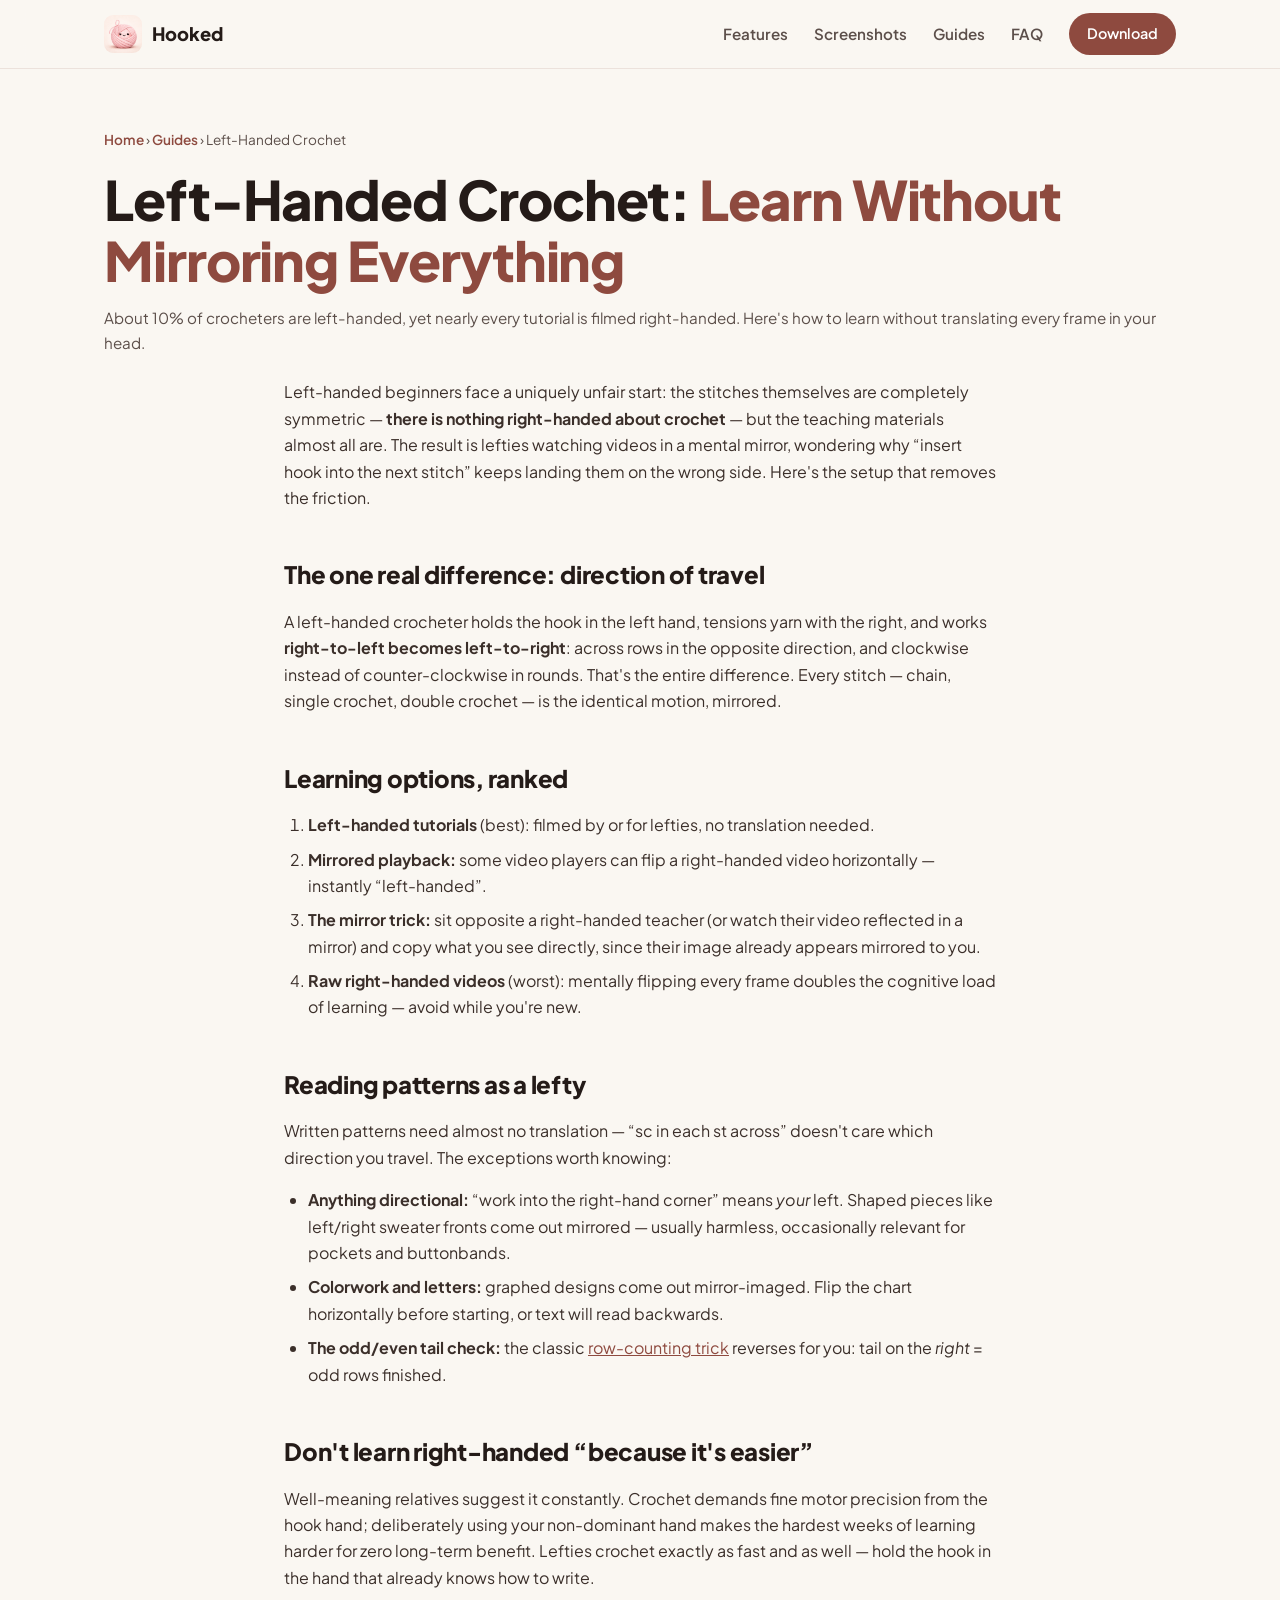
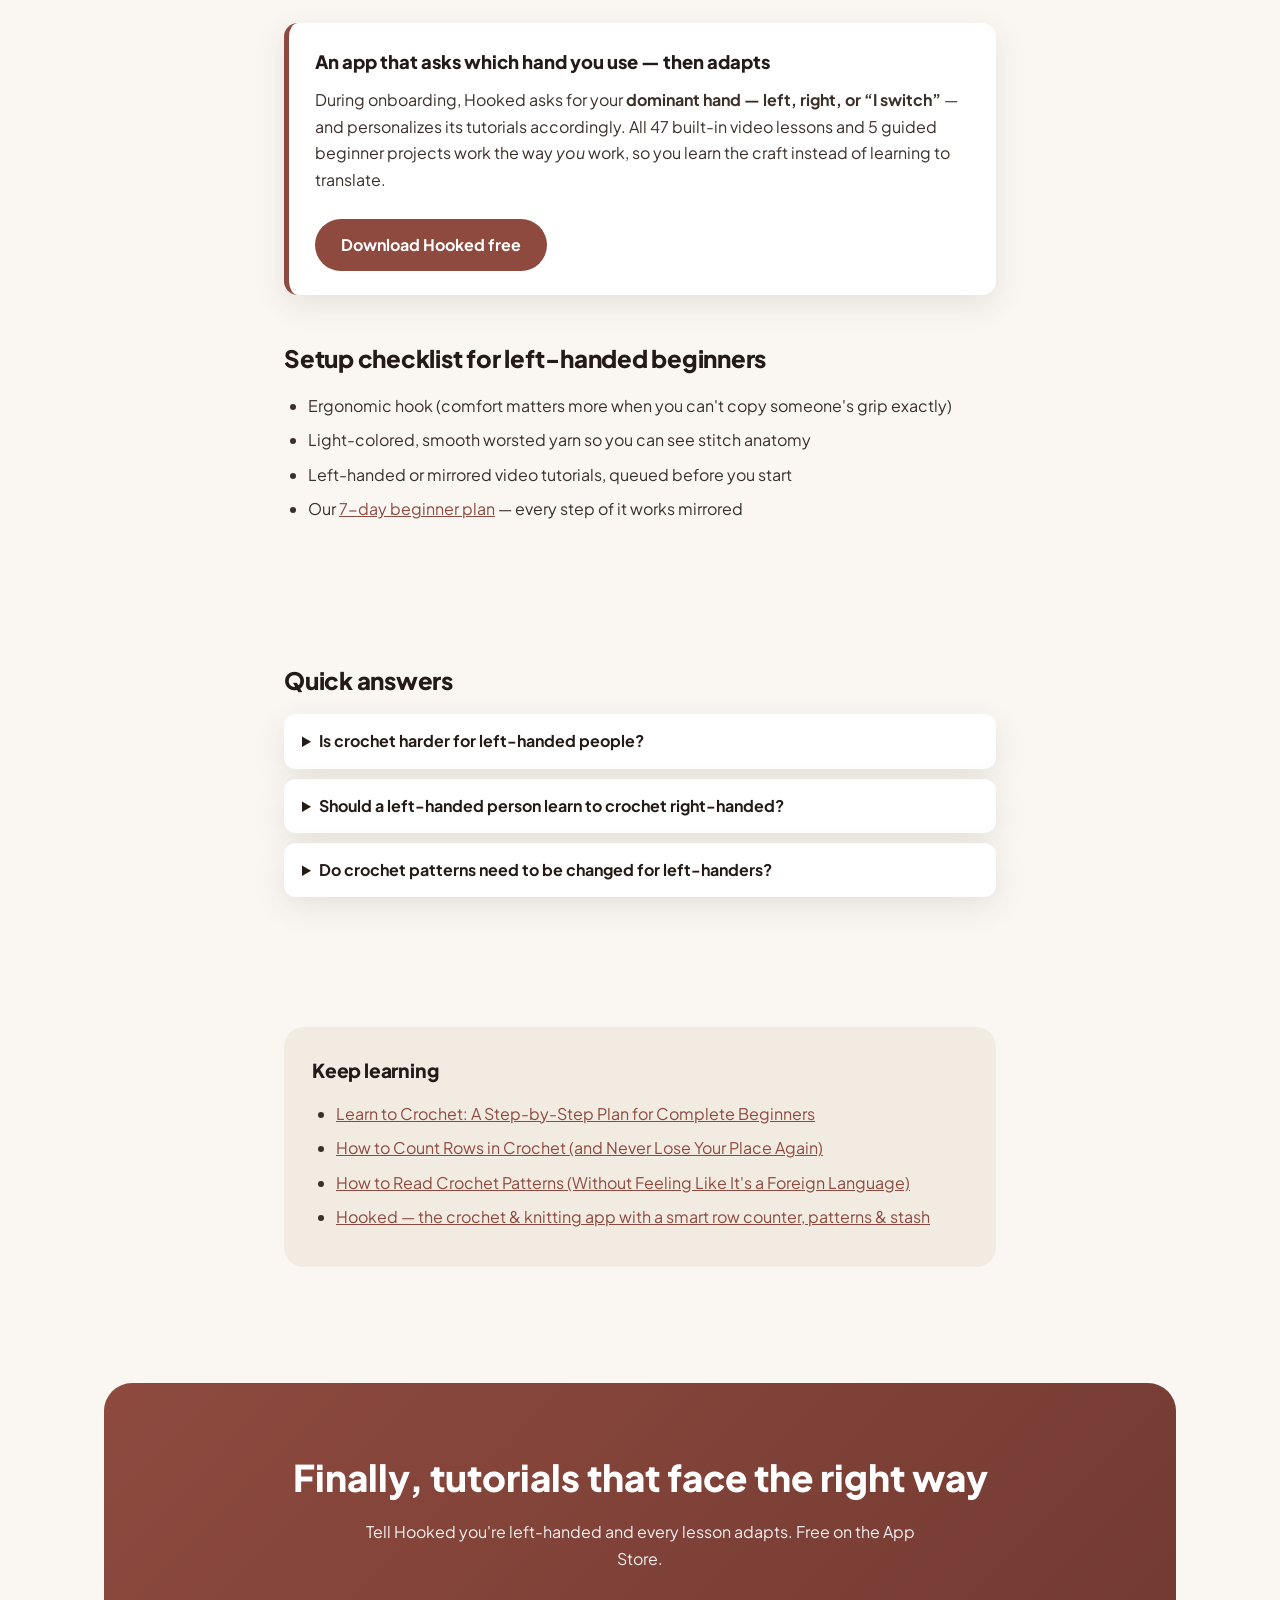
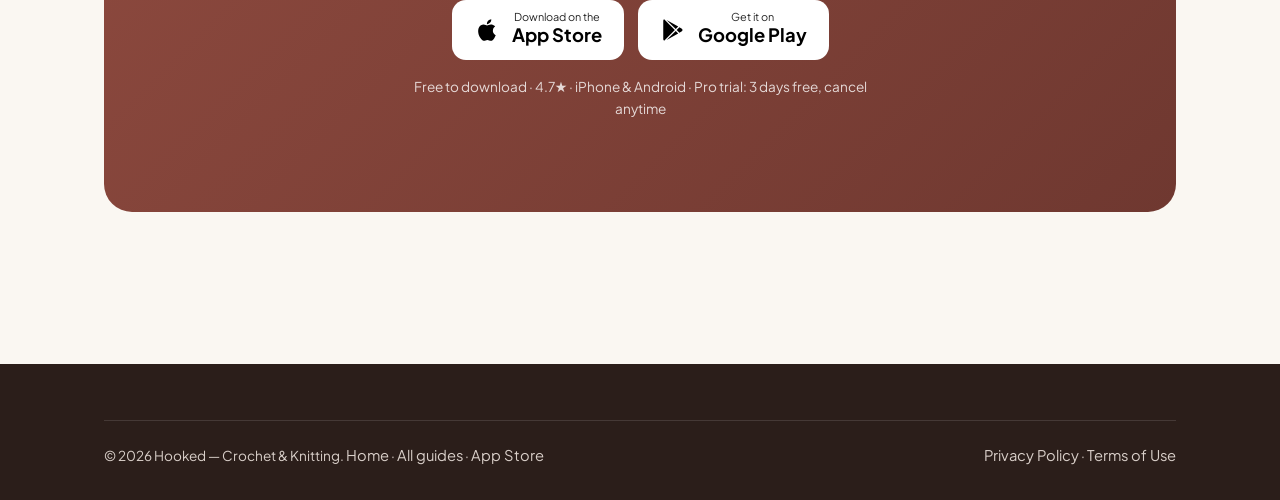
<file: website/guides/left-handed-crochet.html>
<!DOCTYPE html>
<html lang="en">
<head>
<meta charset="UTF-8">
<meta name="viewport" content="width=device-width, initial-scale=1.0">
<title>Left-Handed Crochet: How to Learn Without Mirroring Everything</title>
<meta name="description" content="Left-handed crochet made simple: how lefties hold the hook, mirror tutorials, read patterns, and learn with videos actually made for left-handed crocheters.">
<link rel="canonical" href="https://hookedcrochetapp.com/guides/left-handed-crochet">
<meta name="robots" content="index, follow">
<meta property="og:type" content="article">
<meta property="og:title" content="Left-Handed Crochet: How to Learn Without Mirroring Everything">
<meta property="og:description" content="Left-handed crochet made simple: how lefties hold the hook, mirror tutorials, read patterns, and learn with videos actually made for left-handed crocheters.">
<meta property="og:url" content="https://hookedcrochetapp.com/guides/left-handed-crochet">
<meta property="og:image" content="https://hookedcrochetapp.com/images/screenshot-5.png">
<meta name="twitter:card" content="summary_large_image">
<meta name="apple-itunes-app" content="app-id=6757484781">
<link rel="icon" type="image/png" href="../images/app-icon.png">
<link rel="preconnect" href="https://fonts.googleapis.com">
<link rel="preconnect" href="https://fonts.gstatic.com" crossorigin>
<link href="https://fonts.googleapis.com/css2?family=Plus+Jakarta+Sans:wght@400;600;700;800&display=swap" rel="stylesheet">
<link rel="stylesheet" href="../css/style.css">
<script type="application/ld+json">{"@context": "https://schema.org", "@type": "Article", "headline": "Left-Handed Crochet: How to Learn Comfortably (No Mental Gymnastics)", "description": "Left-handed crochet made simple: how lefties hold the hook, mirror tutorials, read patterns, and learn with videos actually made for left-handed crocheters.", "image": "https://hookedcrochetapp.com/images/screenshot-5.png", "author": {"@type": "Organization", "name": "Hooked"}, "publisher": {"@type": "Organization", "name": "Hooked", "logo": {"@type": "ImageObject", "url": "https://hookedcrochetapp.com/images/app-icon.png"}}, "mainEntityOfPage": "https://hookedcrochetapp.com/guides/left-handed-crochet"}</script>
<script type="application/ld+json">{"@context": "https://schema.org", "@type": "FAQPage", "mainEntity": [{"@type": "Question", "name": "Is crochet harder for left-handed people?", "acceptedAnswer": {"@type": "Answer", "text": "No \u2014 the stitches are symmetric and lefties crochet just as fast and well. The difficulty is that most tutorials are filmed right-handed. With left-handed or mirrored tutorials, the learning curve is identical."}}, {"@type": "Question", "name": "Should a left-handed person learn to crochet right-handed?", "acceptedAnswer": {"@type": "Answer", "text": "Generally no. Crochet needs fine motor control in the hook hand, so use your dominant hand. Apps and left-handed tutorials remove the only real obstacle, which is instruction, not ability."}}, {"@type": "Question", "name": "Do crochet patterns need to be changed for left-handers?", "acceptedAnswer": {"@type": "Answer", "text": "Written instructions work as-is; your pieces simply come out mirrored. Only directional elements \u2014 letter/colorwork charts and left/right garment pieces \u2014 need flipping."}}]}</script>
<script type="application/ld+json">{"@context": "https://schema.org", "@type": "BreadcrumbList", "itemListElement": [{"@type": "ListItem", "position": 1, "name": "Home", "item": "https://hookedcrochetapp.com/"}, {"@type": "ListItem", "position": 2, "name": "Guides", "item": "https://hookedcrochetapp.com/guides/"}, {"@type": "ListItem", "position": 3, "name": "Left-Handed Crochet: How to Learn Comfortably (No Mental Gymnastics)"}]}</script>
</head>
<body>
<header class="site-header">
  <div class="container nav">
    <a class="brand" href="/"><img src="../images/app-icon.png" alt="Hooked crochet and knitting app icon" width="38" height="38">Hooked</a>
    <ul class="nav-links">
      <li><a href="/#features">Features</a></li>
      <li><a href="/#screenshots">Screenshots</a></li>
      <li><a href="/guides/">Guides</a></li>
      <li><a href="/#faq">FAQ</a></li>
      <li class="nav-cta"><a class="btn small" href="https://apps.apple.com/us/app/hooked-crochet-knitting/id6757484781">Download</a></li>
    </ul>
  </div>
</header>
<main>
<div class="article-hero">
  <div class="container">
    <nav class="breadcrumbs" aria-label="Breadcrumb"><a href="/">Home</a> › <a href="/guides/">Guides</a> › Left-Handed Crochet</nav>
    <h1>Left-Handed Crochet: <span class="accent">Learn Without Mirroring Everything</span></h1>
    <p class="meta">About 10% of crocheters are left-handed, yet nearly every tutorial is filmed right-handed. Here&#x27;s how to learn without translating every frame in your head.</p>
  </div>
</div>
<div class="container article-body">

<p>Left-handed beginners face a uniquely unfair start: the stitches themselves are completely symmetric — <strong>there is nothing right-handed about crochet</strong> — but the teaching materials almost all are. The result is lefties watching videos in a mental mirror, wondering why “insert hook into the next stitch” keeps landing them on the wrong side. Here's the setup that removes the friction.</p>

<h2>The one real difference: direction of travel</h2>
<p>A left-handed crocheter holds the hook in the left hand, tensions yarn with the right, and works <strong>right-to-left becomes left-to-right</strong>: across rows in the opposite direction, and clockwise instead of counter-clockwise in rounds. That's the entire difference. Every stitch — chain, single crochet, double crochet — is the identical motion, mirrored.</p>

<h2>Learning options, ranked</h2>
<ol>
<li><strong>Left-handed tutorials</strong> (best): filmed by or for lefties, no translation needed.</li>
<li><strong>Mirrored playback:</strong> some video players can flip a right-handed video horizontally — instantly “left-handed”.</li>
<li><strong>The mirror trick:</strong> sit opposite a right-handed teacher (or watch their video reflected in a mirror) and copy what you see directly, since their image already appears mirrored to you.</li>
<li><strong>Raw right-handed videos</strong> (worst): mentally flipping every frame doubles the cognitive load of learning — avoid while you're new.</li>
</ol>

<h2>Reading patterns as a lefty</h2>
<p>Written patterns need almost no translation — “sc in each st across” doesn't care which direction you travel. The exceptions worth knowing:</p>
<ul>
<li><strong>Anything directional:</strong> “work into the right-hand corner” means <em>your</em> left. Shaped pieces like left/right sweater fronts come out mirrored — usually harmless, occasionally relevant for pockets and buttonbands.</li>
<li><strong>Colorwork and letters:</strong> graphed designs come out mirror-imaged. Flip the chart horizontally before starting, or text will read backwards.</li>
<li><strong>The odd/even tail check:</strong> the classic <a href="/guides/how-to-count-crochet-rows">row-counting trick</a> reverses for you: tail on the <em>right</em> = odd rows finished.</li>
</ul>

<h2>Don't learn right-handed “because it's easier”</h2>
<p>Well-meaning relatives suggest it constantly. Crochet demands fine motor precision from the hook hand; deliberately using your non-dominant hand makes the hardest weeks of learning harder for zero long-term benefit. Lefties crochet exactly as fast and as well — hold the hook in the hand that already knows how to write.</p>

<aside class="app-callout">
<h3>An app that asks which hand you use — then adapts</h3>
<p>During onboarding, Hooked asks for your <strong>dominant hand — left, right, or “I switch”</strong> — and personalizes its tutorials accordingly. All 47 built-in video lessons and 5 guided beginner projects work the way <em>you</em> work, so you learn the craft instead of learning to translate.</p>
<a class="btn" href="https://apps.apple.com/us/app/hooked-crochet-knitting/id6757484781">Download Hooked free</a>
</aside>

<h2>Setup checklist for left-handed beginners</h2>
<ul>
<li>Ergonomic hook (comfort matters more when you can't copy someone's grip exactly)</li>
<li>Light-colored, smooth worsted yarn so you can see stitch anatomy</li>
<li>Left-handed or mirrored video tutorials, queued before you start</li>
<li>Our <a href="/guides/learn-to-crochet">7-day beginner plan</a> — every step of it works mirrored</li>
</ul>

<section class="mini-faq">
<h2>Quick answers</h2>
<details><summary>Is crochet harder for left-handed people?</summary><div class="answer"><p>No — the stitches are symmetric and lefties crochet just as fast and well. The difficulty is that most tutorials are filmed right-handed. With left-handed or mirrored tutorials, the learning curve is identical.</p></div></details><details><summary>Should a left-handed person learn to crochet right-handed?</summary><div class="answer"><p>Generally no. Crochet needs fine motor control in the hook hand, so use your dominant hand. Apps and left-handed tutorials remove the only real obstacle, which is instruction, not ability.</p></div></details><details><summary>Do crochet patterns need to be changed for left-handers?</summary><div class="answer"><p>Written instructions work as-is; your pieces simply come out mirrored. Only directional elements — letter/colorwork charts and left/right garment pieces — need flipping.</p></div></details>
</section>
<div class="related">
<h2>Keep learning</h2>
<ul>
<li><a href="/guides/learn-to-crochet">Learn to Crochet: A Step-by-Step Plan for Complete Beginners</a></li><li><a href="/guides/how-to-count-crochet-rows">How to Count Rows in Crochet (and Never Lose Your Place Again)</a></li><li><a href="/guides/how-to-read-crochet-patterns">How to Read Crochet Patterns (Without Feeling Like It&#x27;s a Foreign Language)</a></li>
<li><a href="/">Hooked — the crochet &amp; knitting app with a smart row counter, patterns &amp; stash</a></li>
</ul>
</div>
</div>
<section>
  <div class="container">
    <div class="cta-band">
      <h2>Finally, tutorials that face the right way</h2>
      <p>Tell Hooked you&#x27;re left-handed and every lesson adapts. Free on the App Store.</p>
      <div class="store-badges"><a class="appstore-badge" href="https://apps.apple.com/us/app/hooked-crochet-knitting/id6757484781" aria-label="Download Hooked on the App Store"><svg viewBox="0 0 24 24" fill="currentColor" aria-hidden="true"><path d="M18.71 19.5c-.83 1.24-1.71 2.45-3.05 2.47-1.34.03-1.77-.79-3.29-.79-1.53 0-2 .77-3.27.82-1.31.05-2.3-1.32-3.14-2.53C4.25 17 2.94 12.45 4.7 9.39c.87-1.52 2.43-2.48 4.12-2.51 1.28-.02 2.5.87 3.29.87.78 0 2.26-1.07 3.81-.91.65.03 2.47.26 3.64 1.98-.09.06-2.17 1.28-2.15 3.81.03 3.02 2.65 4.03 2.68 4.04-.03.07-.42 1.44-1.38 2.83M13 3.5c.73-.83 1.94-1.46 2.94-1.5.13 1.17-.34 2.35-1.04 3.19-.69.85-1.83 1.51-2.95 1.42-.15-1.15.41-2.35 1.05-3.11z"/></svg><span class="txt"><small>Download on the</small><strong>App Store</strong></span></a><a class="appstore-badge" href="https://play.google.com/store/apps/details?id=com.thescript.crochet" aria-label="Get Hooked on Google Play"><svg viewBox="0 0 24 24" fill="currentColor" aria-hidden="true"><path d="M3,20.5V3.5C3,2.91 3.34,2.39 3.84,2.15L13.69,12L3.84,21.85C3.34,21.6 3,21.09 3,20.5M16.81,15.12L6.05,21.34L14.54,12.85L16.81,15.12M20.16,10.81C20.5,11.08 20.75,11.5 20.75,12C20.75,12.5 20.53,12.9 20.18,13.18L17.89,14.5L15.39,12L17.89,9.5L20.16,10.81M6.05,2.66L16.81,8.88L14.54,11.15L6.05,2.66Z"/></svg><span class="txt"><small>Get it on</small><strong>Google Play</strong></span></a></div>
      <p class="subnote">Free to download · 4.7★ · iPhone &amp; Android · Pro trial: 3 days free, cancel anytime</p>
    </div>
  </div>
</section>
</main>
<footer class="site-footer">
  <div class="container">
    <div class="footer-bottom">
      <span>© 2026 Hooked — Crochet &amp; Knitting. <a href="/">Home</a> · <a href="/guides/">All guides</a> · <a href="https://apps.apple.com/us/app/hooked-crochet-knitting/id6757484781">App Store</a></span>
      <span><a href="https://docs.google.com/document/d/1GGduvRVdPEk4ASX04e5As3OERoDEkq9NyKAhaqj2nJg/edit?usp=sharing">Privacy Policy</a> · <a href="https://www.apple.com/legal/internet-services/itunes/dev/stdeula/">Terms of Use</a></span>
    </div>
  </div>
</footer>
</body>
</html>
</file>
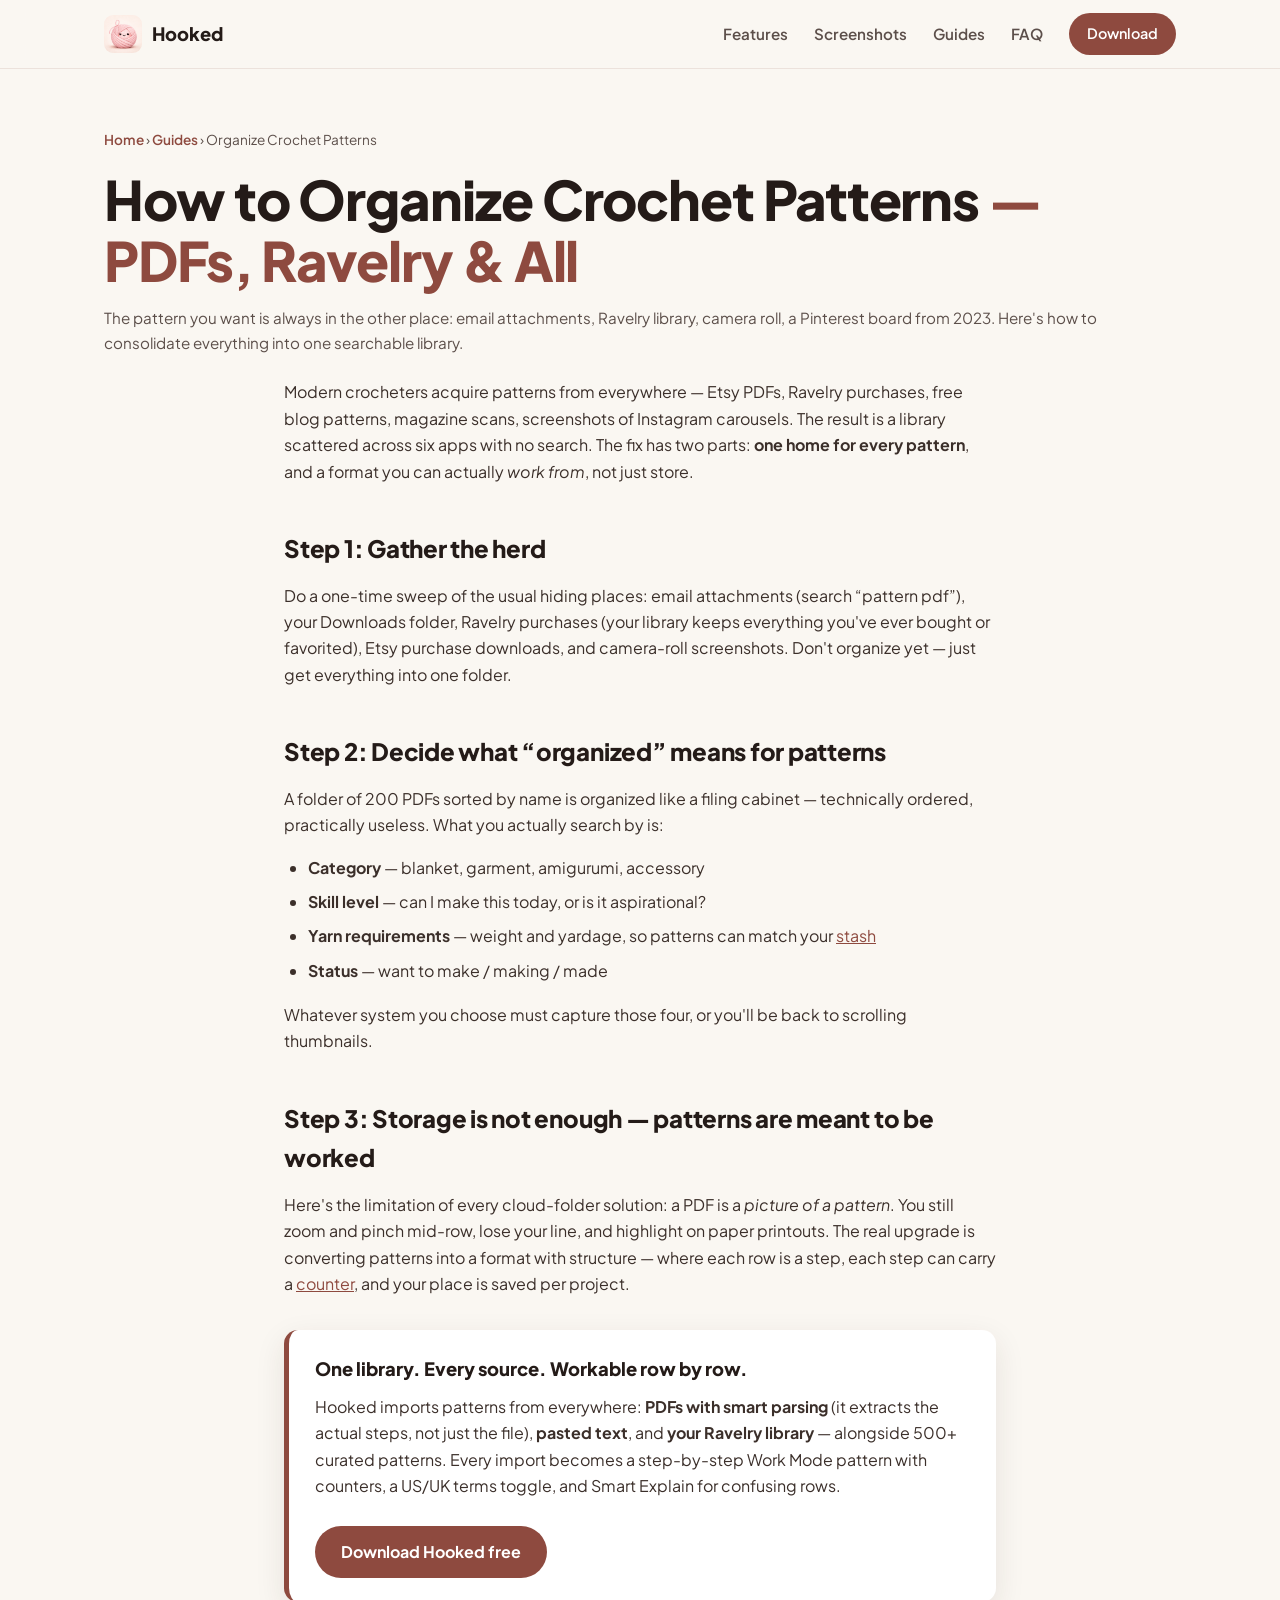
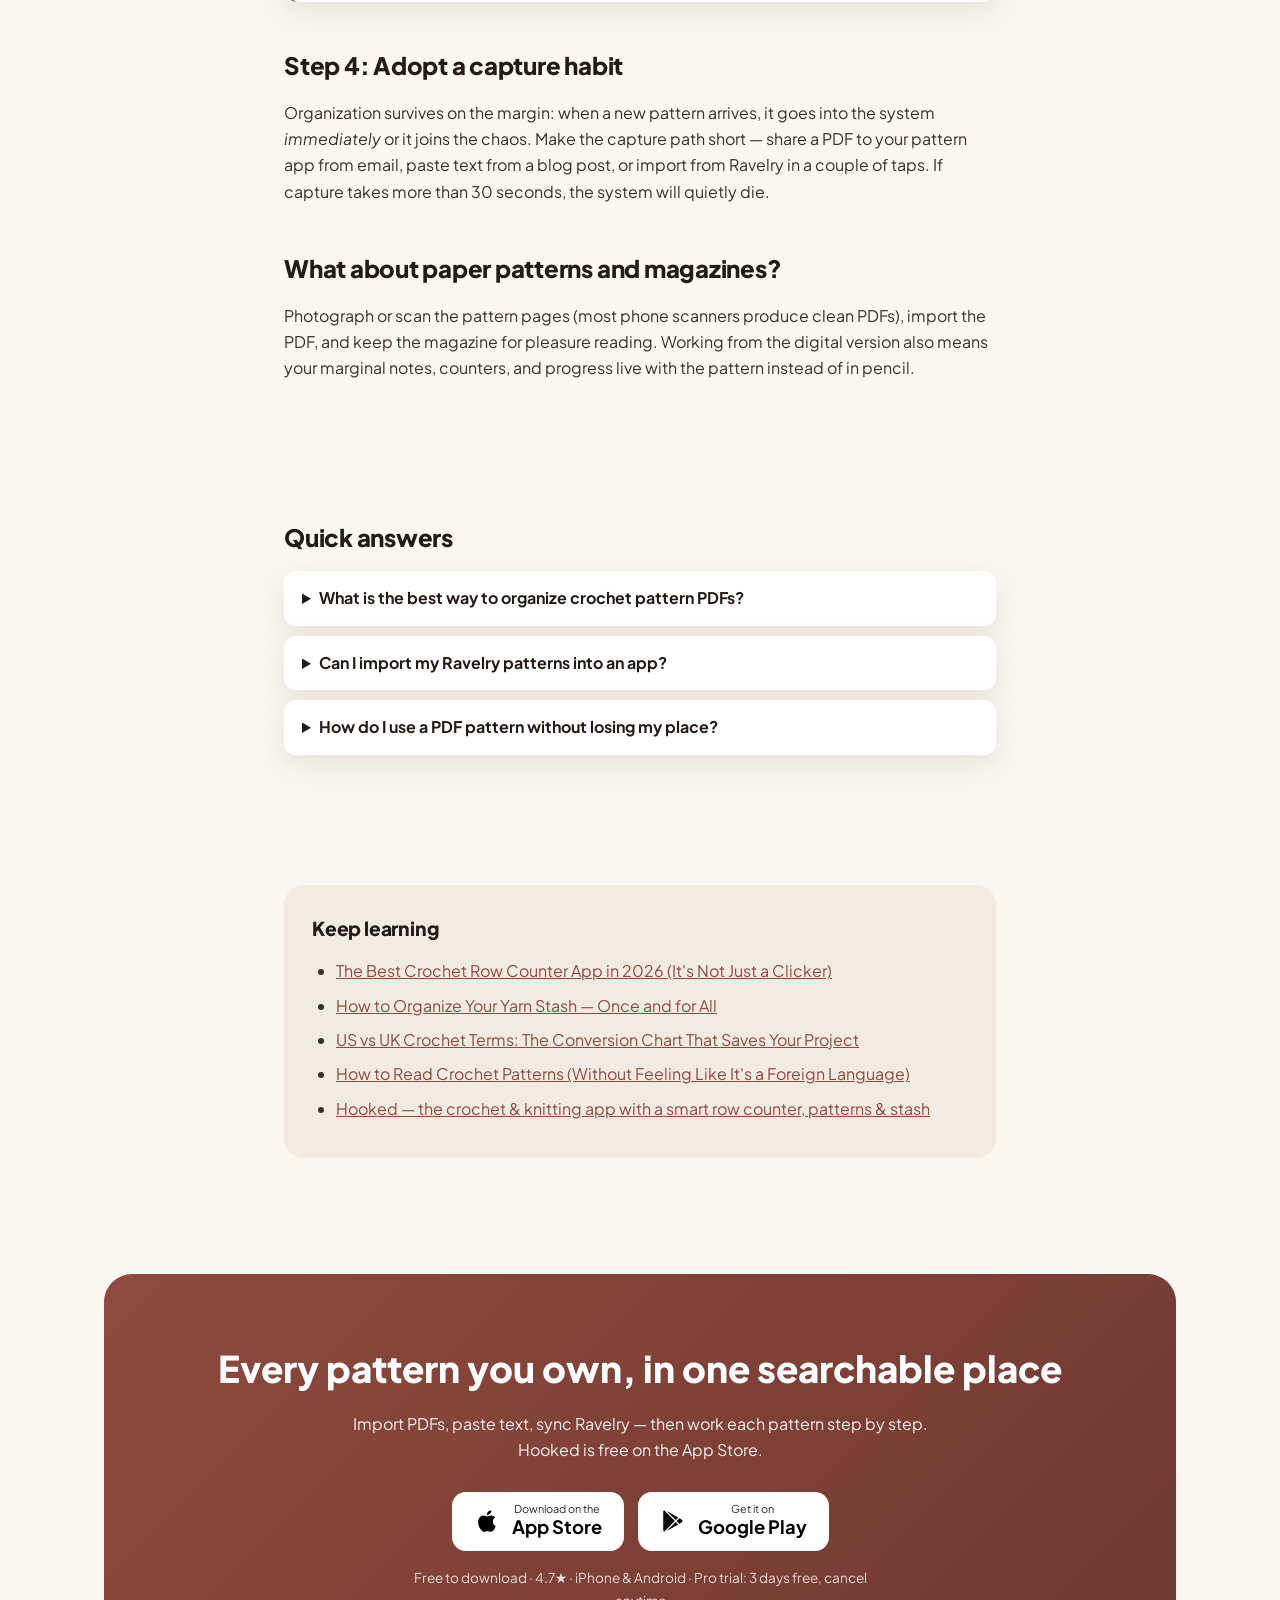
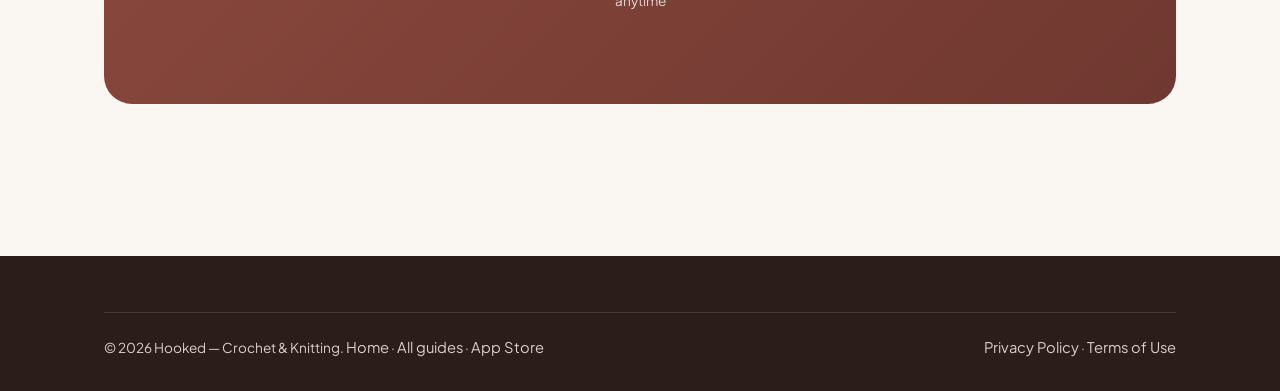
<file: website/guides/organize-crochet-patterns.html>
<!DOCTYPE html>
<html lang="en">
<head>
<meta charset="UTF-8">
<meta name="viewport" content="width=device-width, initial-scale=1.0">
<title>How to Organize Crochet Patterns: PDFs, Ravelry &amp; Screenshots</title>
<meta name="description" content="Crochet patterns scattered across PDFs, Ravelry, Etsy and screenshots? Here&#x27;s how to build one searchable pattern library — and work from it row by row.">
<link rel="canonical" href="https://hookedcrochetapp.com/guides/organize-crochet-patterns">
<meta name="robots" content="index, follow">
<meta property="og:type" content="article">
<meta property="og:title" content="How to Organize Crochet Patterns: PDFs, Ravelry &amp; Screenshots">
<meta property="og:description" content="Crochet patterns scattered across PDFs, Ravelry, Etsy and screenshots? Here&#x27;s how to build one searchable pattern library — and work from it row by row.">
<meta property="og:url" content="https://hookedcrochetapp.com/guides/organize-crochet-patterns">
<meta property="og:image" content="https://hookedcrochetapp.com/images/screenshot-6.png">
<meta name="twitter:card" content="summary_large_image">
<meta name="apple-itunes-app" content="app-id=6757484781">
<link rel="icon" type="image/png" href="../images/app-icon.png">
<link rel="preconnect" href="https://fonts.googleapis.com">
<link rel="preconnect" href="https://fonts.gstatic.com" crossorigin>
<link href="https://fonts.googleapis.com/css2?family=Plus+Jakarta+Sans:wght@400;600;700;800&display=swap" rel="stylesheet">
<link rel="stylesheet" href="../css/style.css">
<script type="application/ld+json">{"@context": "https://schema.org", "@type": "Article", "headline": "How to Organize Crochet Patterns (PDFs, Ravelry, Etsy & Screenshots)", "description": "Crochet patterns scattered across PDFs, Ravelry, Etsy and screenshots? Here's how to build one searchable pattern library \u2014 and work from it row by row.", "image": "https://hookedcrochetapp.com/images/screenshot-6.png", "author": {"@type": "Organization", "name": "Hooked"}, "publisher": {"@type": "Organization", "name": "Hooked", "logo": {"@type": "ImageObject", "url": "https://hookedcrochetapp.com/images/app-icon.png"}}, "mainEntityOfPage": "https://hookedcrochetapp.com/guides/organize-crochet-patterns"}</script>
<script type="application/ld+json">{"@context": "https://schema.org", "@type": "FAQPage", "mainEntity": [{"@type": "Question", "name": "What is the best way to organize crochet pattern PDFs?", "acceptedAnswer": {"@type": "Answer", "text": "Consolidate every source (email, Etsy, Ravelry, screenshots) into one app, tag by category and skill level, and prefer a tool that parses PDFs into step-by-step instructions you can work from \u2014 not just a folder that stores them."}}, {"@type": "Question", "name": "Can I import my Ravelry patterns into an app?", "acceptedAnswer": {"@type": "Answer", "text": "Yes \u2014 Hooked connects to your Ravelry library and imports patterns directly, turning them into trackable step-by-step projects with row counters."}}, {"@type": "Question", "name": "How do I use a PDF pattern without losing my place?", "acceptedAnswer": {"@type": "Answer", "text": "Import it into a pattern app that parses the rows. Hooked's Work Mode shows one instruction at a time with a counter attached and saves your exact position when you close the app."}}]}</script>
<script type="application/ld+json">{"@context": "https://schema.org", "@type": "BreadcrumbList", "itemListElement": [{"@type": "ListItem", "position": 1, "name": "Home", "item": "https://hookedcrochetapp.com/"}, {"@type": "ListItem", "position": 2, "name": "Guides", "item": "https://hookedcrochetapp.com/guides/"}, {"@type": "ListItem", "position": 3, "name": "How to Organize Crochet Patterns (PDFs, Ravelry, Etsy & Screenshots)"}]}</script>
</head>
<body>
<header class="site-header">
  <div class="container nav">
    <a class="brand" href="/"><img src="../images/app-icon.png" alt="Hooked crochet and knitting app icon" width="38" height="38">Hooked</a>
    <ul class="nav-links">
      <li><a href="/#features">Features</a></li>
      <li><a href="/#screenshots">Screenshots</a></li>
      <li><a href="/guides/">Guides</a></li>
      <li><a href="/#faq">FAQ</a></li>
      <li class="nav-cta"><a class="btn small" href="https://apps.apple.com/us/app/hooked-crochet-knitting/id6757484781">Download</a></li>
    </ul>
  </div>
</header>
<main>
<div class="article-hero">
  <div class="container">
    <nav class="breadcrumbs" aria-label="Breadcrumb"><a href="/">Home</a> › <a href="/guides/">Guides</a> › Organize Crochet Patterns</nav>
    <h1>How to Organize Crochet Patterns <span class="accent">— PDFs, Ravelry &amp; All</span></h1>
    <p class="meta">The pattern you want is always in the other place: email attachments, Ravelry library, camera roll, a Pinterest board from 2023. Here&#x27;s how to consolidate everything into one searchable library.</p>
  </div>
</div>
<div class="container article-body">

<p>Modern crocheters acquire patterns from everywhere — Etsy PDFs, Ravelry purchases, free blog patterns, magazine scans, screenshots of Instagram carousels. The result is a library scattered across six apps with no search. The fix has two parts: <strong>one home for every pattern</strong>, and a format you can actually <em>work from</em>, not just store.</p>

<h2>Step 1: Gather the herd</h2>
<p>Do a one-time sweep of the usual hiding places: email attachments (search “pattern pdf”), your Downloads folder, Ravelry purchases (your library keeps everything you've ever bought or favorited), Etsy purchase downloads, and camera-roll screenshots. Don't organize yet — just get everything into one folder.</p>

<h2>Step 2: Decide what “organized” means for patterns</h2>
<p>A folder of 200 PDFs sorted by name is organized like a filing cabinet — technically ordered, practically useless. What you actually search by is:</p>
<ul>
<li><strong>Category</strong> — blanket, garment, amigurumi, accessory</li>
<li><strong>Skill level</strong> — can I make this today, or is it aspirational?</li>
<li><strong>Yarn requirements</strong> — weight and yardage, so patterns can match your <a href="/guides/organize-yarn-stash">stash</a></li>
<li><strong>Status</strong> — want to make / making / made</li>
</ul>
<p>Whatever system you choose must capture those four, or you'll be back to scrolling thumbnails.</p>

<h2>Step 3: Storage is not enough — patterns are meant to be worked</h2>
<p>Here's the limitation of every cloud-folder solution: a PDF is a <em>picture of a pattern</em>. You still zoom and pinch mid-row, lose your line, and highlight on paper printouts. The real upgrade is converting patterns into a format with structure — where each row is a step, each step can carry a <a href="/guides/crochet-row-counter-app">counter</a>, and your place is saved per project.</p>

<aside class="app-callout">
<h3>One library. Every source. Workable row by row.</h3>
<p>Hooked imports patterns from everywhere: <strong>PDFs with smart parsing</strong> (it extracts the actual steps, not just the file), <strong>pasted text</strong>, and <strong>your Ravelry library</strong> — alongside 500+ curated patterns. Every import becomes a step-by-step Work Mode pattern with counters, a US/UK terms toggle, and Smart Explain for confusing rows.</p>
<a class="btn" href="https://apps.apple.com/us/app/hooked-crochet-knitting/id6757484781">Download Hooked free</a>
</aside>

<h2>Step 4: Adopt a capture habit</h2>
<p>Organization survives on the margin: when a new pattern arrives, it goes into the system <em>immediately</em> or it joins the chaos. Make the capture path short — share a PDF to your pattern app from email, paste text from a blog post, or import from Ravelry in a couple of taps. If capture takes more than 30 seconds, the system will quietly die.</p>

<h2>What about paper patterns and magazines?</h2>
<p>Photograph or scan the pattern pages (most phone scanners produce clean PDFs), import the PDF, and keep the magazine for pleasure reading. Working from the digital version also means your marginal notes, counters, and progress live with the pattern instead of in pencil.</p>

<section class="mini-faq">
<h2>Quick answers</h2>
<details><summary>What is the best way to organize crochet pattern PDFs?</summary><div class="answer"><p>Consolidate every source (email, Etsy, Ravelry, screenshots) into one app, tag by category and skill level, and prefer a tool that parses PDFs into step-by-step instructions you can work from — not just a folder that stores them.</p></div></details><details><summary>Can I import my Ravelry patterns into an app?</summary><div class="answer"><p>Yes — <a href="/">Hooked</a> connects to your Ravelry library and imports patterns directly, turning them into trackable step-by-step projects with row counters.</p></div></details><details><summary>How do I use a PDF pattern without losing my place?</summary><div class="answer"><p>Import it into a pattern app that parses the rows. Hooked's Work Mode shows one instruction at a time with a counter attached and saves your exact position when you close the app.</p></div></details>
</section>
<div class="related">
<h2>Keep learning</h2>
<ul>
<li><a href="/guides/crochet-row-counter-app">The Best Crochet Row Counter App in 2026 (It&#x27;s Not Just a Clicker)</a></li><li><a href="/guides/organize-yarn-stash">How to Organize Your Yarn Stash — Once and for All</a></li><li><a href="/guides/us-vs-uk-crochet-terms">US vs UK Crochet Terms: The Conversion Chart That Saves Your Project</a></li><li><a href="/guides/how-to-read-crochet-patterns">How to Read Crochet Patterns (Without Feeling Like It&#x27;s a Foreign Language)</a></li>
<li><a href="/">Hooked — the crochet &amp; knitting app with a smart row counter, patterns &amp; stash</a></li>
</ul>
</div>
</div>
<section>
  <div class="container">
    <div class="cta-band">
      <h2>Every pattern you own, in one searchable place</h2>
      <p>Import PDFs, paste text, sync Ravelry — then work each pattern step by step. Hooked is free on the App Store.</p>
      <div class="store-badges"><a class="appstore-badge" href="https://apps.apple.com/us/app/hooked-crochet-knitting/id6757484781" aria-label="Download Hooked on the App Store"><svg viewBox="0 0 24 24" fill="currentColor" aria-hidden="true"><path d="M18.71 19.5c-.83 1.24-1.71 2.45-3.05 2.47-1.34.03-1.77-.79-3.29-.79-1.53 0-2 .77-3.27.82-1.31.05-2.3-1.32-3.14-2.53C4.25 17 2.94 12.45 4.7 9.39c.87-1.52 2.43-2.48 4.12-2.51 1.28-.02 2.5.87 3.29.87.78 0 2.26-1.07 3.81-.91.65.03 2.47.26 3.64 1.98-.09.06-2.17 1.28-2.15 3.81.03 3.02 2.65 4.03 2.68 4.04-.03.07-.42 1.44-1.38 2.83M13 3.5c.73-.83 1.94-1.46 2.94-1.5.13 1.17-.34 2.35-1.04 3.19-.69.85-1.83 1.51-2.95 1.42-.15-1.15.41-2.35 1.05-3.11z"/></svg><span class="txt"><small>Download on the</small><strong>App Store</strong></span></a><a class="appstore-badge" href="https://play.google.com/store/apps/details?id=com.thescript.crochet" aria-label="Get Hooked on Google Play"><svg viewBox="0 0 24 24" fill="currentColor" aria-hidden="true"><path d="M3,20.5V3.5C3,2.91 3.34,2.39 3.84,2.15L13.69,12L3.84,21.85C3.34,21.6 3,21.09 3,20.5M16.81,15.12L6.05,21.34L14.54,12.85L16.81,15.12M20.16,10.81C20.5,11.08 20.75,11.5 20.75,12C20.75,12.5 20.53,12.9 20.18,13.18L17.89,14.5L15.39,12L17.89,9.5L20.16,10.81M6.05,2.66L16.81,8.88L14.54,11.15L6.05,2.66Z"/></svg><span class="txt"><small>Get it on</small><strong>Google Play</strong></span></a></div>
      <p class="subnote">Free to download · 4.7★ · iPhone &amp; Android · Pro trial: 3 days free, cancel anytime</p>
    </div>
  </div>
</section>
</main>
<footer class="site-footer">
  <div class="container">
    <div class="footer-bottom">
      <span>© 2026 Hooked — Crochet &amp; Knitting. <a href="/">Home</a> · <a href="/guides/">All guides</a> · <a href="https://apps.apple.com/us/app/hooked-crochet-knitting/id6757484781">App Store</a></span>
      <span><a href="https://docs.google.com/document/d/1GGduvRVdPEk4ASX04e5As3OERoDEkq9NyKAhaqj2nJg/edit?usp=sharing">Privacy Policy</a> · <a href="https://www.apple.com/legal/internet-services/itunes/dev/stdeula/">Terms of Use</a></span>
    </div>
  </div>
</footer>
</body>
</html>
</file>
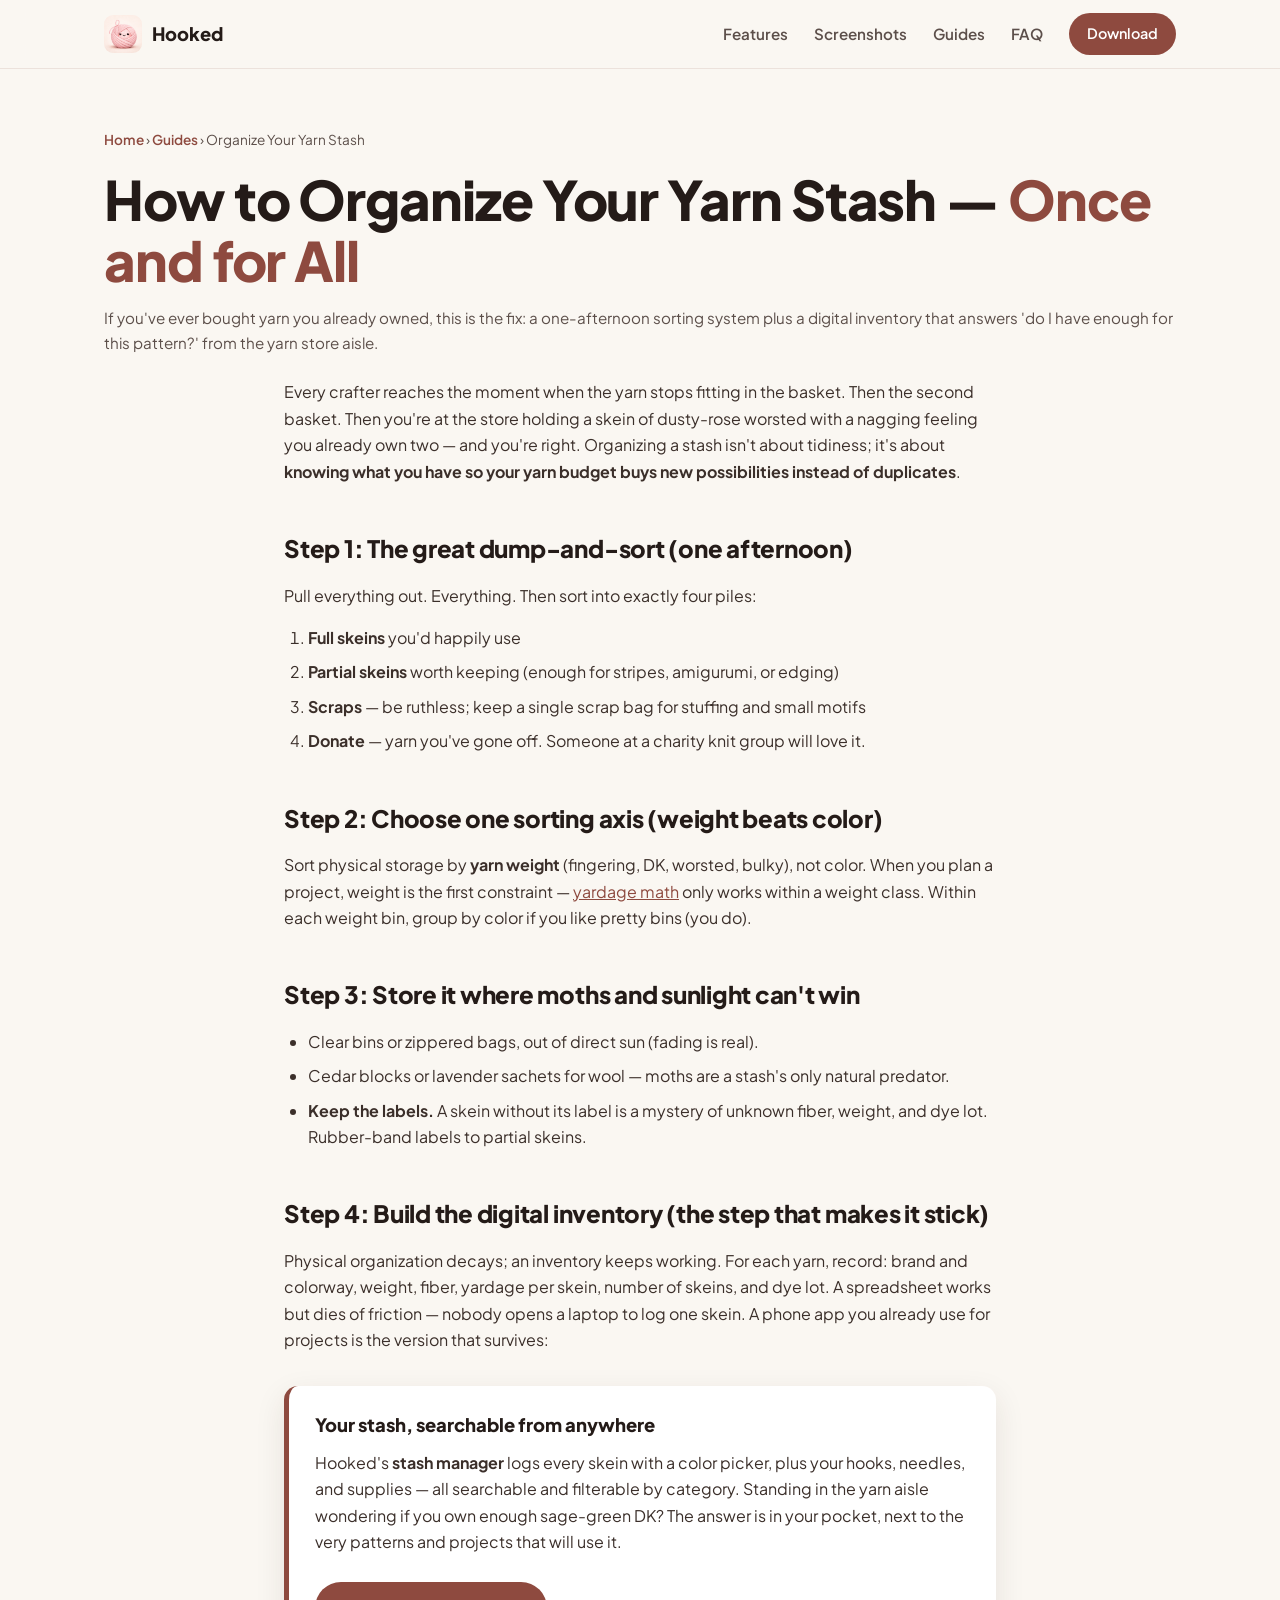
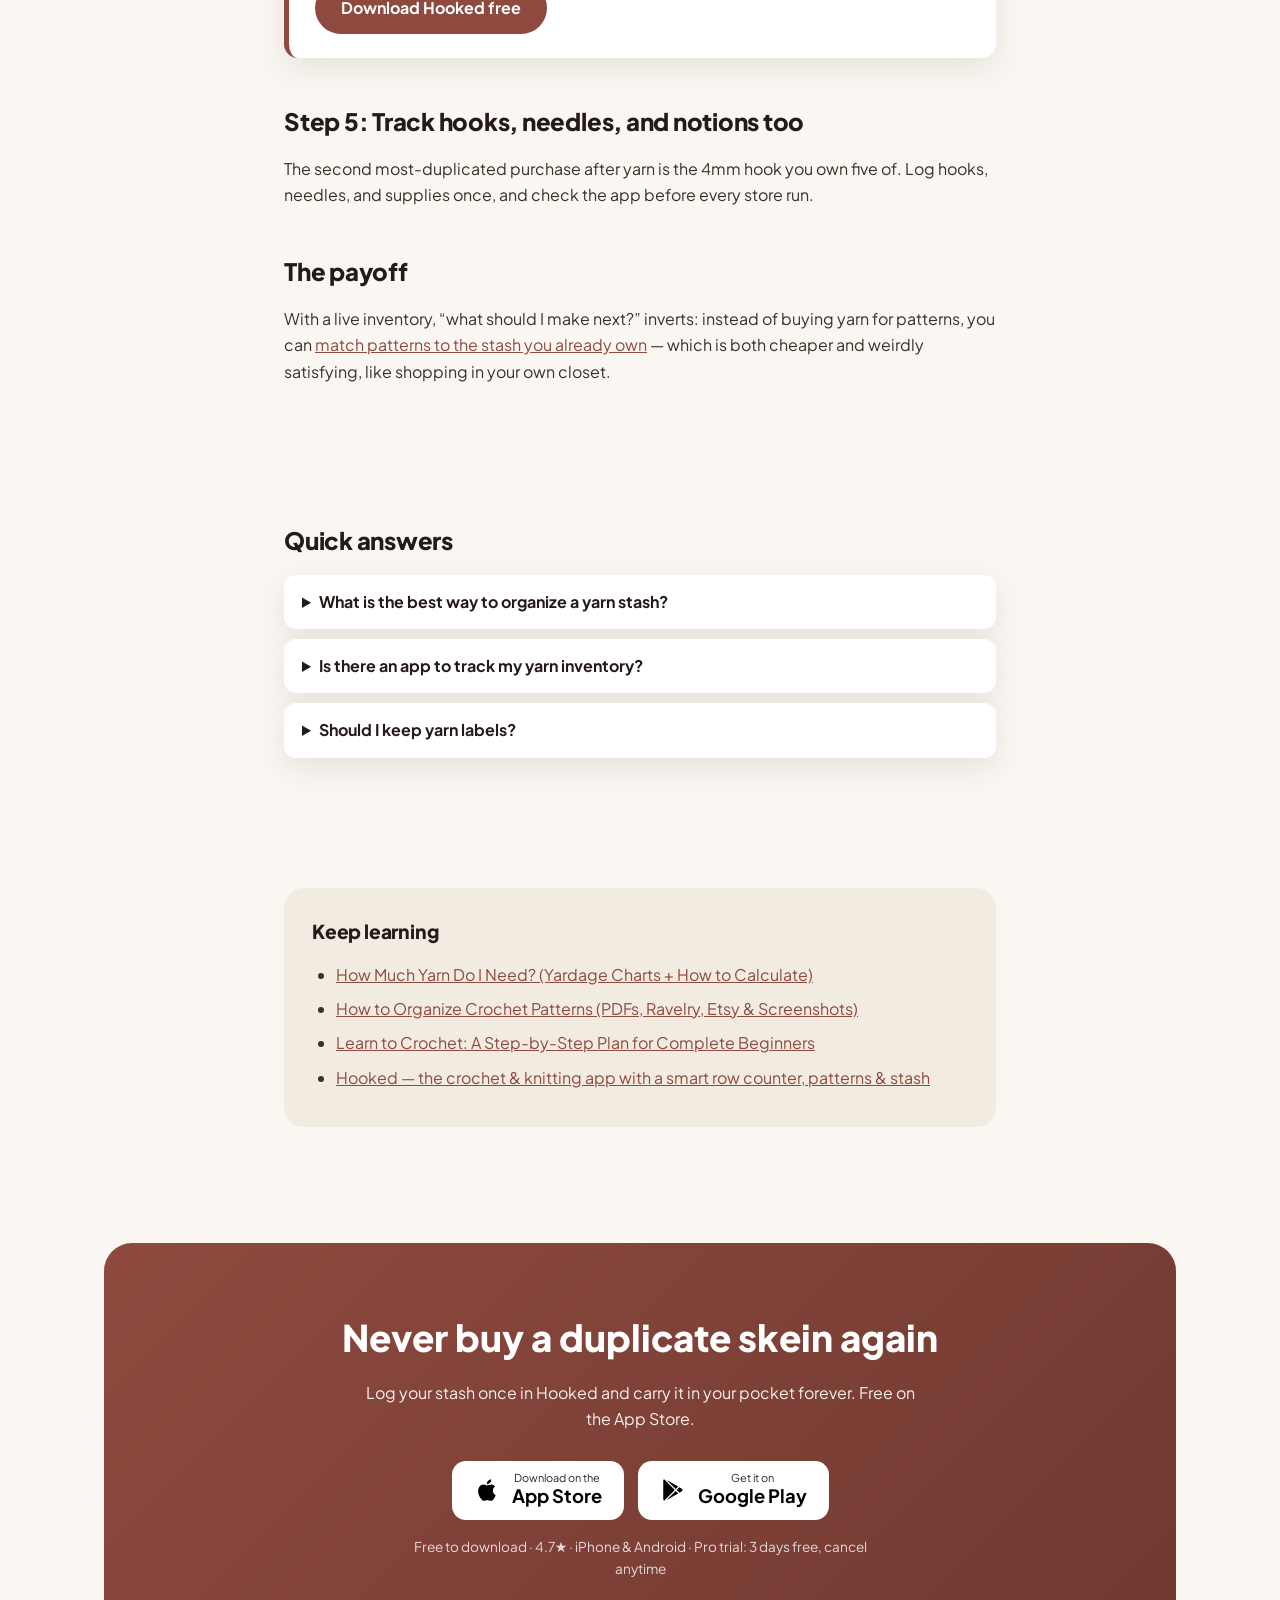
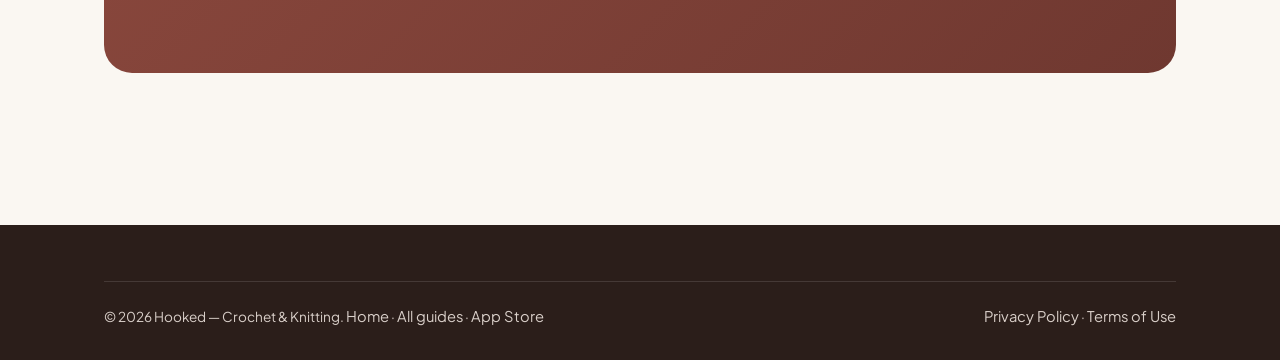
<file: website/guides/organize-yarn-stash.html>
<!DOCTYPE html>
<html lang="en">
<head>
<meta charset="UTF-8">
<meta name="viewport" content="width=device-width, initial-scale=1.0">
<title>How to Organize Your Yarn Stash (System + Inventory App)</title>
<meta name="description" content="A practical system to organize your yarn stash: sort, store, and track every skein with a yarn inventory app — so you stop buying duplicates and losing yarn.">
<link rel="canonical" href="https://hookedcrochetapp.com/guides/organize-yarn-stash">
<meta name="robots" content="index, follow">
<meta property="og:type" content="article">
<meta property="og:title" content="How to Organize Your Yarn Stash (System + Inventory App)">
<meta property="og:description" content="A practical system to organize your yarn stash: sort, store, and track every skein with a yarn inventory app — so you stop buying duplicates and losing yarn.">
<meta property="og:url" content="https://hookedcrochetapp.com/guides/organize-yarn-stash">
<meta property="og:image" content="https://hookedcrochetapp.com/images/screenshot-8.png">
<meta name="twitter:card" content="summary_large_image">
<meta name="apple-itunes-app" content="app-id=6757484781">
<link rel="icon" type="image/png" href="../images/app-icon.png">
<link rel="preconnect" href="https://fonts.googleapis.com">
<link rel="preconnect" href="https://fonts.gstatic.com" crossorigin>
<link href="https://fonts.googleapis.com/css2?family=Plus+Jakarta+Sans:wght@400;600;700;800&display=swap" rel="stylesheet">
<link rel="stylesheet" href="../css/style.css">
<script type="application/ld+json">{"@context": "https://schema.org", "@type": "Article", "headline": "How to Organize Your Yarn Stash \u2014 Once and for All", "description": "A practical system to organize your yarn stash: sort, store, and track every skein with a yarn inventory app \u2014 so you stop buying duplicates and losing yarn.", "image": "https://hookedcrochetapp.com/images/screenshot-8.png", "author": {"@type": "Organization", "name": "Hooked"}, "publisher": {"@type": "Organization", "name": "Hooked", "logo": {"@type": "ImageObject", "url": "https://hookedcrochetapp.com/images/app-icon.png"}}, "mainEntityOfPage": "https://hookedcrochetapp.com/guides/organize-yarn-stash"}</script>
<script type="application/ld+json">{"@context": "https://schema.org", "@type": "FAQPage", "mainEntity": [{"@type": "Question", "name": "What is the best way to organize a yarn stash?", "acceptedAnswer": {"@type": "Answer", "text": "Sort physically by yarn weight (not color), store in clear bins away from sunlight with labels kept on, and maintain a digital inventory of brand, weight, fiber, yardage, and skein count so you can check what you own from anywhere."}}, {"@type": "Question", "name": "Is there an app to track my yarn inventory?", "acceptedAnswer": {"@type": "Answer", "text": "Yes \u2014 Hooked includes a full yarn stash manager with a color picker, plus hook, needle, and supply tracking, alongside its patterns and row counters, so your inventory lives with your projects."}}, {"@type": "Question", "name": "Should I keep yarn labels?", "acceptedAnswer": {"@type": "Answer", "text": "Always. The label carries the fiber content, weight, yardage, care instructions, and dye lot \u2014 information you cannot reliably reconstruct later. Rubber-band labels to partial skeins."}}]}</script>
<script type="application/ld+json">{"@context": "https://schema.org", "@type": "BreadcrumbList", "itemListElement": [{"@type": "ListItem", "position": 1, "name": "Home", "item": "https://hookedcrochetapp.com/"}, {"@type": "ListItem", "position": 2, "name": "Guides", "item": "https://hookedcrochetapp.com/guides/"}, {"@type": "ListItem", "position": 3, "name": "How to Organize Your Yarn Stash \u2014 Once and for All"}]}</script>
</head>
<body>
<header class="site-header">
  <div class="container nav">
    <a class="brand" href="/"><img src="../images/app-icon.png" alt="Hooked crochet and knitting app icon" width="38" height="38">Hooked</a>
    <ul class="nav-links">
      <li><a href="/#features">Features</a></li>
      <li><a href="/#screenshots">Screenshots</a></li>
      <li><a href="/guides/">Guides</a></li>
      <li><a href="/#faq">FAQ</a></li>
      <li class="nav-cta"><a class="btn small" href="https://apps.apple.com/us/app/hooked-crochet-knitting/id6757484781">Download</a></li>
    </ul>
  </div>
</header>
<main>
<div class="article-hero">
  <div class="container">
    <nav class="breadcrumbs" aria-label="Breadcrumb"><a href="/">Home</a> › <a href="/guides/">Guides</a> › Organize Your Yarn Stash</nav>
    <h1>How to Organize Your Yarn Stash — <span class="accent">Once and for All</span></h1>
    <p class="meta">If you&#x27;ve ever bought yarn you already owned, this is the fix: a one-afternoon sorting system plus a digital inventory that answers &#x27;do I have enough for this pattern?&#x27; from the yarn store aisle.</p>
  </div>
</div>
<div class="container article-body">

<p>Every crafter reaches the moment when the yarn stops fitting in the basket. Then the second basket. Then you're at the store holding a skein of dusty-rose worsted with a nagging feeling you already own two — and you're right. Organizing a stash isn't about tidiness; it's about <strong>knowing what you have so your yarn budget buys new possibilities instead of duplicates</strong>.</p>

<h2>Step 1: The great dump-and-sort (one afternoon)</h2>
<p>Pull everything out. Everything. Then sort into exactly four piles:</p>
<ol>
<li><strong>Full skeins</strong> you'd happily use</li>
<li><strong>Partial skeins</strong> worth keeping (enough for stripes, amigurumi, or edging)</li>
<li><strong>Scraps</strong> — be ruthless; keep a single scrap bag for stuffing and small motifs</li>
<li><strong>Donate</strong> — yarn you've gone off. Someone at a charity knit group will love it.</li>
</ol>

<h2>Step 2: Choose one sorting axis (weight beats color)</h2>
<p>Sort physical storage by <strong>yarn weight</strong> (fingering, DK, worsted, bulky), not color. When you plan a project, weight is the first constraint — <a href="/guides/how-much-yarn-do-i-need">yardage math</a> only works within a weight class. Within each weight bin, group by color if you like pretty bins (you do).</p>

<h2>Step 3: Store it where moths and sunlight can't win</h2>
<ul>
<li>Clear bins or zippered bags, out of direct sun (fading is real).</li>
<li>Cedar blocks or lavender sachets for wool — moths are a stash's only natural predator.</li>
<li><strong>Keep the labels.</strong> A skein without its label is a mystery of unknown fiber, weight, and dye lot. Rubber-band labels to partial skeins.</li>
</ul>

<h2>Step 4: Build the digital inventory (the step that makes it stick)</h2>
<p>Physical organization decays; an inventory keeps working. For each yarn, record: brand and colorway, weight, fiber, yardage per skein, number of skeins, and dye lot. A spreadsheet works but dies of friction — nobody opens a laptop to log one skein. A phone app you already use for projects is the version that survives:</p>

<aside class="app-callout">
<h3>Your stash, searchable from anywhere</h3>
<p>Hooked's <strong>stash manager</strong> logs every skein with a color picker, plus your hooks, needles, and supplies — all searchable and filterable by category. Standing in the yarn aisle wondering if you own enough sage-green DK? The answer is in your pocket, next to the very patterns and projects that will use it.</p>
<a class="btn" href="https://apps.apple.com/us/app/hooked-crochet-knitting/id6757484781">Download Hooked free</a>
</aside>

<h2>Step 5: Track hooks, needles, and notions too</h2>
<p>The second most-duplicated purchase after yarn is the 4mm hook you own five of. Log hooks, needles, and supplies once, and check the app before every store run.</p>

<h2>The payoff</h2>
<p>With a live inventory, “what should I make next?” inverts: instead of buying yarn for patterns, you can <a href="/guides/organize-crochet-patterns">match patterns to the stash you already own</a> — which is both cheaper and weirdly satisfying, like shopping in your own closet.</p>

<section class="mini-faq">
<h2>Quick answers</h2>
<details><summary>What is the best way to organize a yarn stash?</summary><div class="answer"><p>Sort physically by yarn weight (not color), store in clear bins away from sunlight with labels kept on, and maintain a digital inventory of brand, weight, fiber, yardage, and skein count so you can check what you own from anywhere.</p></div></details><details><summary>Is there an app to track my yarn inventory?</summary><div class="answer"><p>Yes — <a href="/">Hooked</a> includes a full yarn stash manager with a color picker, plus hook, needle, and supply tracking, alongside its patterns and row counters, so your inventory lives with your projects.</p></div></details><details><summary>Should I keep yarn labels?</summary><div class="answer"><p>Always. The label carries the fiber content, weight, yardage, care instructions, and dye lot — information you cannot reliably reconstruct later. Rubber-band labels to partial skeins.</p></div></details>
</section>
<div class="related">
<h2>Keep learning</h2>
<ul>
<li><a href="/guides/how-much-yarn-do-i-need">How Much Yarn Do I Need? (Yardage Charts + How to Calculate)</a></li><li><a href="/guides/organize-crochet-patterns">How to Organize Crochet Patterns (PDFs, Ravelry, Etsy &amp; Screenshots)</a></li><li><a href="/guides/learn-to-crochet">Learn to Crochet: A Step-by-Step Plan for Complete Beginners</a></li>
<li><a href="/">Hooked — the crochet &amp; knitting app with a smart row counter, patterns &amp; stash</a></li>
</ul>
</div>
</div>
<section>
  <div class="container">
    <div class="cta-band">
      <h2>Never buy a duplicate skein again</h2>
      <p>Log your stash once in Hooked and carry it in your pocket forever. Free on the App Store.</p>
      <div class="store-badges"><a class="appstore-badge" href="https://apps.apple.com/us/app/hooked-crochet-knitting/id6757484781" aria-label="Download Hooked on the App Store"><svg viewBox="0 0 24 24" fill="currentColor" aria-hidden="true"><path d="M18.71 19.5c-.83 1.24-1.71 2.45-3.05 2.47-1.34.03-1.77-.79-3.29-.79-1.53 0-2 .77-3.27.82-1.31.05-2.3-1.32-3.14-2.53C4.25 17 2.94 12.45 4.7 9.39c.87-1.52 2.43-2.48 4.12-2.51 1.28-.02 2.5.87 3.29.87.78 0 2.26-1.07 3.81-.91.65.03 2.47.26 3.64 1.98-.09.06-2.17 1.28-2.15 3.81.03 3.02 2.65 4.03 2.68 4.04-.03.07-.42 1.44-1.38 2.83M13 3.5c.73-.83 1.94-1.46 2.94-1.5.13 1.17-.34 2.35-1.04 3.19-.69.85-1.83 1.51-2.95 1.42-.15-1.15.41-2.35 1.05-3.11z"/></svg><span class="txt"><small>Download on the</small><strong>App Store</strong></span></a><a class="appstore-badge" href="https://play.google.com/store/apps/details?id=com.thescript.crochet" aria-label="Get Hooked on Google Play"><svg viewBox="0 0 24 24" fill="currentColor" aria-hidden="true"><path d="M3,20.5V3.5C3,2.91 3.34,2.39 3.84,2.15L13.69,12L3.84,21.85C3.34,21.6 3,21.09 3,20.5M16.81,15.12L6.05,21.34L14.54,12.85L16.81,15.12M20.16,10.81C20.5,11.08 20.75,11.5 20.75,12C20.75,12.5 20.53,12.9 20.18,13.18L17.89,14.5L15.39,12L17.89,9.5L20.16,10.81M6.05,2.66L16.81,8.88L14.54,11.15L6.05,2.66Z"/></svg><span class="txt"><small>Get it on</small><strong>Google Play</strong></span></a></div>
      <p class="subnote">Free to download · 4.7★ · iPhone &amp; Android · Pro trial: 3 days free, cancel anytime</p>
    </div>
  </div>
</section>
</main>
<footer class="site-footer">
  <div class="container">
    <div class="footer-bottom">
      <span>© 2026 Hooked — Crochet &amp; Knitting. <a href="/">Home</a> · <a href="/guides/">All guides</a> · <a href="https://apps.apple.com/us/app/hooked-crochet-knitting/id6757484781">App Store</a></span>
      <span><a href="https://docs.google.com/document/d/1GGduvRVdPEk4ASX04e5As3OERoDEkq9NyKAhaqj2nJg/edit?usp=sharing">Privacy Policy</a> · <a href="https://www.apple.com/legal/internet-services/itunes/dev/stdeula/">Terms of Use</a></span>
    </div>
  </div>
</footer>
</body>
</html>
</file>
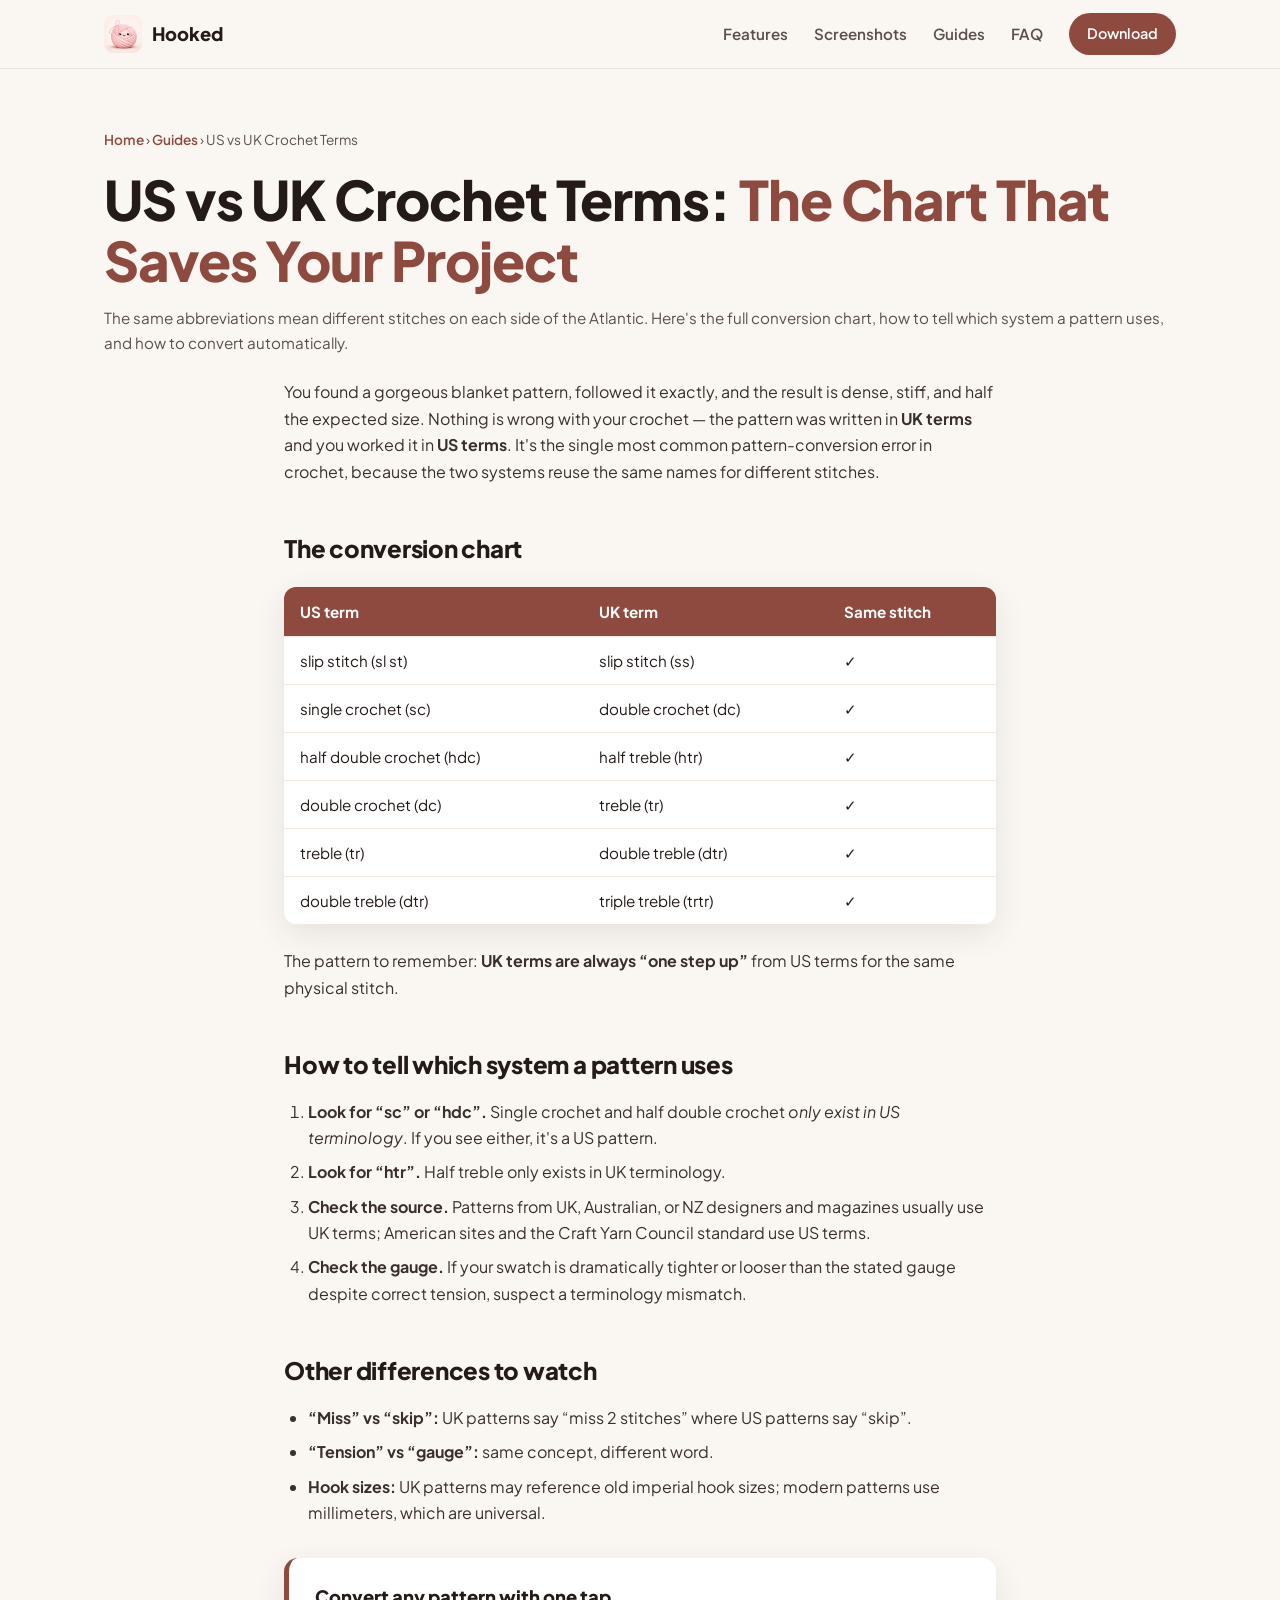
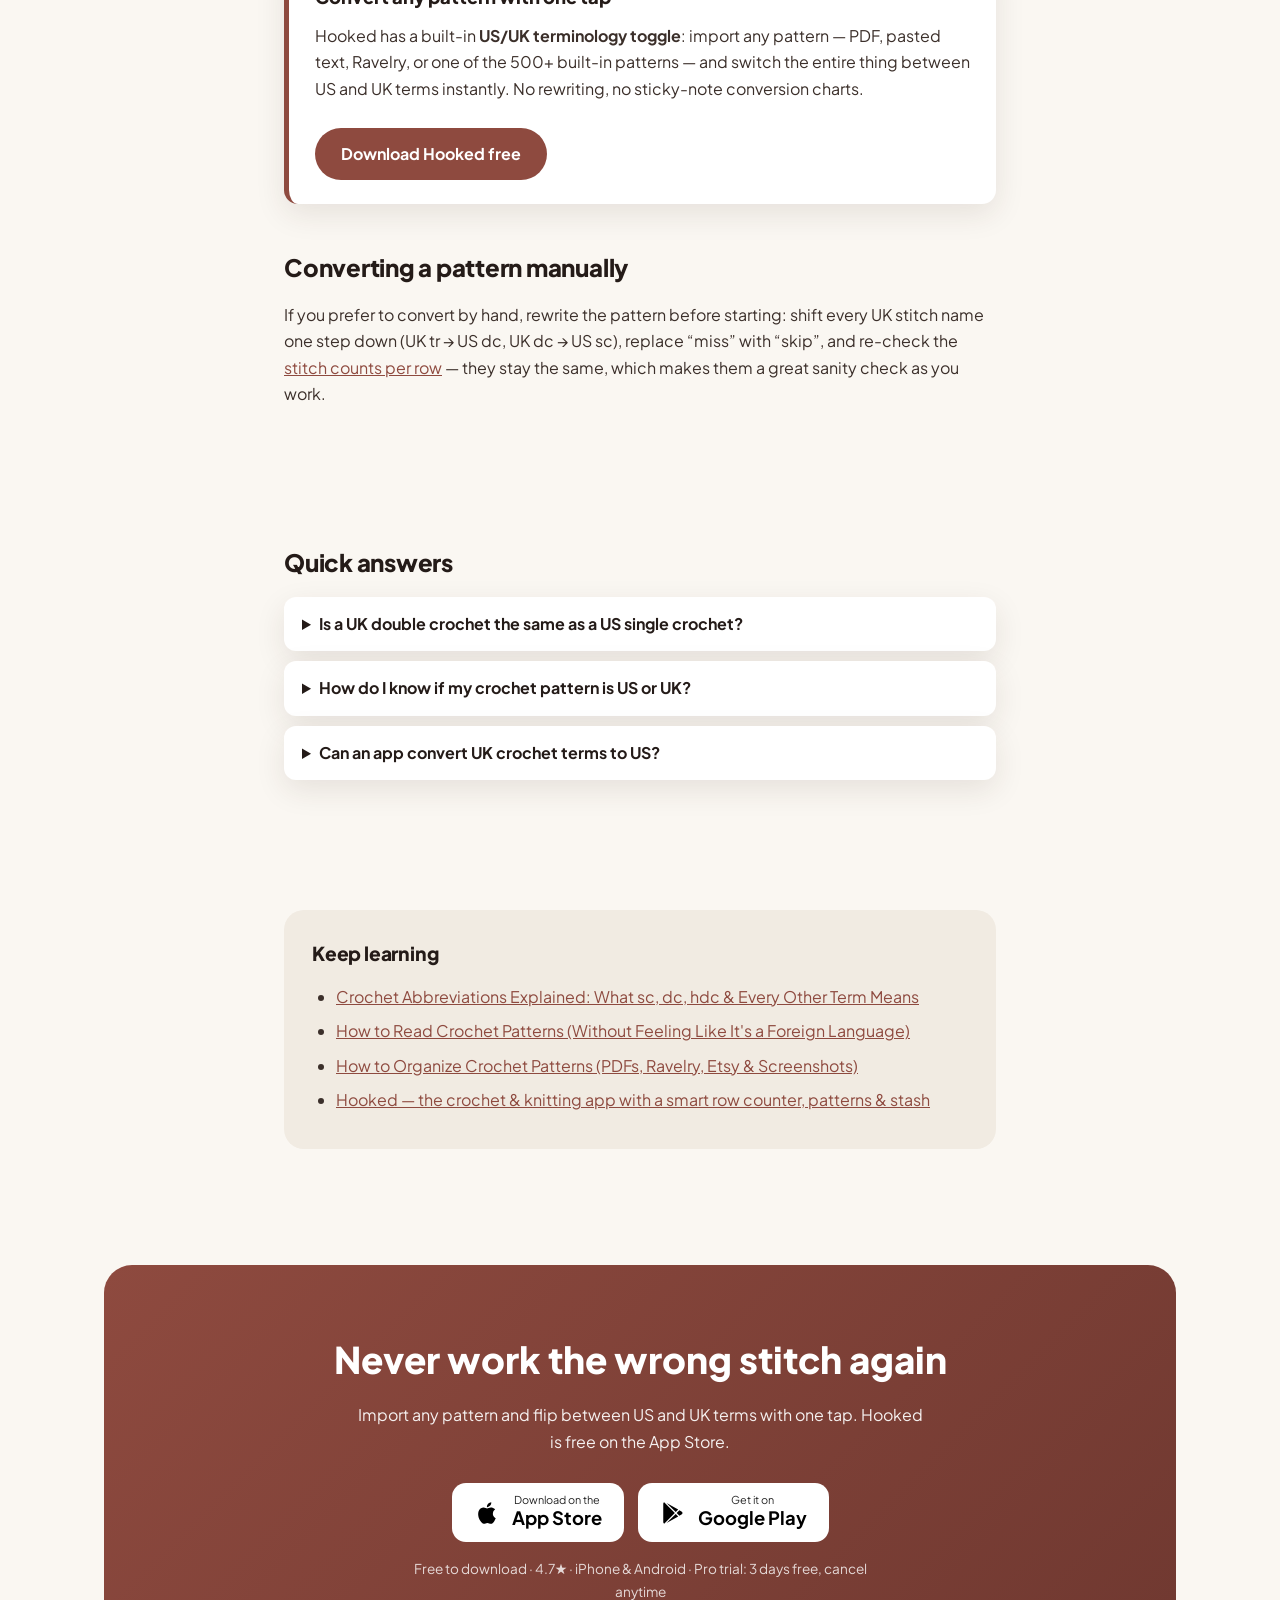
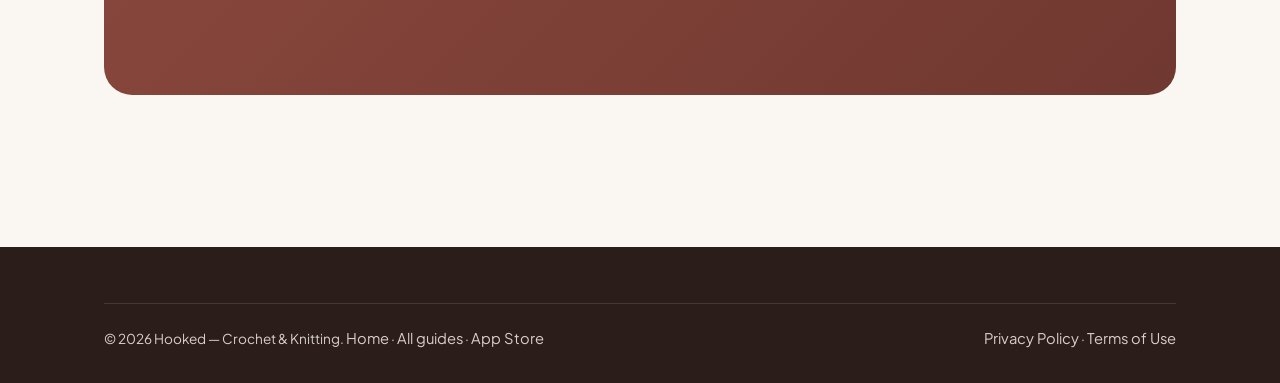
<file: website/guides/us-vs-uk-crochet-terms.html>
<!DOCTYPE html>
<html lang="en">
<head>
<meta charset="UTF-8">
<meta name="viewport" content="width=device-width, initial-scale=1.0">
<title>US vs UK Crochet Terms: Conversion Chart &amp; How to Tell</title>
<meta name="description" content="UK double crochet = US single crochet. See the full US vs UK crochet terms conversion chart, learn to spot which system a pattern uses, and convert with one tap.">
<link rel="canonical" href="https://hookedcrochetapp.com/guides/us-vs-uk-crochet-terms">
<meta name="robots" content="index, follow">
<meta property="og:type" content="article">
<meta property="og:title" content="US vs UK Crochet Terms: Conversion Chart &amp; How to Tell">
<meta property="og:description" content="UK double crochet = US single crochet. See the full US vs UK crochet terms conversion chart, learn to spot which system a pattern uses, and convert with one tap.">
<meta property="og:url" content="https://hookedcrochetapp.com/guides/us-vs-uk-crochet-terms">
<meta property="og:image" content="https://hookedcrochetapp.com/images/screenshot-3.png">
<meta name="twitter:card" content="summary_large_image">
<meta name="apple-itunes-app" content="app-id=6757484781">
<link rel="icon" type="image/png" href="../images/app-icon.png">
<link rel="preconnect" href="https://fonts.googleapis.com">
<link rel="preconnect" href="https://fonts.gstatic.com" crossorigin>
<link href="https://fonts.googleapis.com/css2?family=Plus+Jakarta+Sans:wght@400;600;700;800&display=swap" rel="stylesheet">
<link rel="stylesheet" href="../css/style.css">
<script type="application/ld+json">{"@context": "https://schema.org", "@type": "Article", "headline": "US vs UK Crochet Terms: The Conversion Chart That Saves Your Project", "description": "UK double crochet = US single crochet. See the full US vs UK crochet terms conversion chart, learn to spot which system a pattern uses, and convert with one tap.", "image": "https://hookedcrochetapp.com/images/screenshot-3.png", "author": {"@type": "Organization", "name": "Hooked"}, "publisher": {"@type": "Organization", "name": "Hooked", "logo": {"@type": "ImageObject", "url": "https://hookedcrochetapp.com/images/app-icon.png"}}, "mainEntityOfPage": "https://hookedcrochetapp.com/guides/us-vs-uk-crochet-terms"}</script>
<script type="application/ld+json">{"@context": "https://schema.org", "@type": "FAQPage", "mainEntity": [{"@type": "Question", "name": "Is a UK double crochet the same as a US single crochet?", "acceptedAnswer": {"@type": "Answer", "text": "Yes. The stitch worked as \u201cinsert hook, yarn over, pull up a loop, yarn over, pull through both loops\u201d is called single crochet (sc) in the US and double crochet (dc) in the UK."}}, {"@type": "Question", "name": "How do I know if my crochet pattern is US or UK?", "acceptedAnswer": {"@type": "Answer", "text": "If the pattern contains \u201csc\u201d (single crochet) or \u201chdc\u201d, it's US \u2014 those stitches don't exist in UK terminology. If it contains \u201chtr\u201d (half treble), it's UK. Designer location and the words \u201ctension\u201d (UK) vs \u201cgauge\u201d (US) are further clues."}}, {"@type": "Question", "name": "Can an app convert UK crochet terms to US?", "acceptedAnswer": {"@type": "Answer", "text": "Yes \u2014 Hooked converts entire patterns between US and UK terminology with a single toggle, including imported PDFs and Ravelry patterns."}}]}</script>
<script type="application/ld+json">{"@context": "https://schema.org", "@type": "BreadcrumbList", "itemListElement": [{"@type": "ListItem", "position": 1, "name": "Home", "item": "https://hookedcrochetapp.com/"}, {"@type": "ListItem", "position": 2, "name": "Guides", "item": "https://hookedcrochetapp.com/guides/"}, {"@type": "ListItem", "position": 3, "name": "US vs UK Crochet Terms: The Conversion Chart That Saves Your Project"}]}</script>
</head>
<body>
<header class="site-header">
  <div class="container nav">
    <a class="brand" href="/"><img src="../images/app-icon.png" alt="Hooked crochet and knitting app icon" width="38" height="38">Hooked</a>
    <ul class="nav-links">
      <li><a href="/#features">Features</a></li>
      <li><a href="/#screenshots">Screenshots</a></li>
      <li><a href="/guides/">Guides</a></li>
      <li><a href="/#faq">FAQ</a></li>
      <li class="nav-cta"><a class="btn small" href="https://apps.apple.com/us/app/hooked-crochet-knitting/id6757484781">Download</a></li>
    </ul>
  </div>
</header>
<main>
<div class="article-hero">
  <div class="container">
    <nav class="breadcrumbs" aria-label="Breadcrumb"><a href="/">Home</a> › <a href="/guides/">Guides</a> › US vs UK Crochet Terms</nav>
    <h1>US vs UK Crochet Terms: <span class="accent">The Chart That Saves Your Project</span></h1>
    <p class="meta">The same abbreviations mean different stitches on each side of the Atlantic. Here&#x27;s the full conversion chart, how to tell which system a pattern uses, and how to convert automatically.</p>
  </div>
</div>
<div class="container article-body">

<p>You found a gorgeous blanket pattern, followed it exactly, and the result is dense, stiff, and half the expected size. Nothing is wrong with your crochet — the pattern was written in <strong>UK terms</strong> and you worked it in <strong>US terms</strong>. It's the single most common pattern-conversion error in crochet, because the two systems reuse the same names for different stitches.</p>

<h2>The conversion chart</h2>
<table>
<tr><th>US term</th><th>UK term</th><th>Same stitch</th></tr>
<tr><td>slip stitch (sl st)</td><td>slip stitch (ss)</td><td>✓</td></tr>
<tr><td>single crochet (sc)</td><td>double crochet (dc)</td><td>✓</td></tr>
<tr><td>half double crochet (hdc)</td><td>half treble (htr)</td><td>✓</td></tr>
<tr><td>double crochet (dc)</td><td>treble (tr)</td><td>✓</td></tr>
<tr><td>treble (tr)</td><td>double treble (dtr)</td><td>✓</td></tr>
<tr><td>double treble (dtr)</td><td>triple treble (trtr)</td><td>✓</td></tr>
</table>
<p>The pattern to remember: <strong>UK terms are always “one step up”</strong> from US terms for the same physical stitch.</p>

<h2>How to tell which system a pattern uses</h2>
<ol>
<li><strong>Look for “sc” or “hdc”.</strong> Single crochet and half double crochet <em>only exist in US terminology</em>. If you see either, it's a US pattern.</li>
<li><strong>Look for “htr”.</strong> Half treble only exists in UK terminology.</li>
<li><strong>Check the source.</strong> Patterns from UK, Australian, or NZ designers and magazines usually use UK terms; American sites and the Craft Yarn Council standard use US terms.</li>
<li><strong>Check the gauge.</strong> If your swatch is dramatically tighter or looser than the stated gauge despite correct tension, suspect a terminology mismatch.</li>
</ol>

<h2>Other differences to watch</h2>
<ul>
<li><strong>“Miss” vs “skip”:</strong> UK patterns say “miss 2 stitches” where US patterns say “skip”.</li>
<li><strong>“Tension” vs “gauge”:</strong> same concept, different word.</li>
<li><strong>Hook sizes:</strong> UK patterns may reference old imperial hook sizes; modern patterns use millimeters, which are universal.</li>
</ul>

<aside class="app-callout">
<h3>Convert any pattern with one tap</h3>
<p>Hooked has a built-in <strong>US/UK terminology toggle</strong>: import any pattern — PDF, pasted text, Ravelry, or one of the 500+ built-in patterns — and switch the entire thing between US and UK terms instantly. No rewriting, no sticky-note conversion charts.</p>
<a class="btn" href="https://apps.apple.com/us/app/hooked-crochet-knitting/id6757484781">Download Hooked free</a>
</aside>

<h2>Converting a pattern manually</h2>
<p>If you prefer to convert by hand, rewrite the pattern before starting: shift every UK stitch name one step down (UK tr → US dc, UK dc → US sc), replace “miss” with “skip”, and re-check the <a href="/guides/how-to-read-crochet-patterns">stitch counts per row</a> — they stay the same, which makes them a great sanity check as you work.</p>

<section class="mini-faq">
<h2>Quick answers</h2>
<details><summary>Is a UK double crochet the same as a US single crochet?</summary><div class="answer"><p>Yes. The stitch worked as “insert hook, yarn over, pull up a loop, yarn over, pull through both loops” is called single crochet (sc) in the US and double crochet (dc) in the UK.</p></div></details><details><summary>How do I know if my crochet pattern is US or UK?</summary><div class="answer"><p>If the pattern contains “sc” (single crochet) or “hdc”, it's US — those stitches don't exist in UK terminology. If it contains “htr” (half treble), it's UK. Designer location and the words “tension” (UK) vs “gauge” (US) are further clues.</p></div></details><details><summary>Can an app convert UK crochet terms to US?</summary><div class="answer"><p>Yes — <a href="/">Hooked</a> converts entire patterns between US and UK terminology with a single toggle, including imported PDFs and Ravelry patterns.</p></div></details>
</section>
<div class="related">
<h2>Keep learning</h2>
<ul>
<li><a href="/guides/crochet-abbreviations">Crochet Abbreviations Explained: What sc, dc, hdc &amp; Every Other Term Means</a></li><li><a href="/guides/how-to-read-crochet-patterns">How to Read Crochet Patterns (Without Feeling Like It&#x27;s a Foreign Language)</a></li><li><a href="/guides/organize-crochet-patterns">How to Organize Crochet Patterns (PDFs, Ravelry, Etsy &amp; Screenshots)</a></li>
<li><a href="/">Hooked — the crochet &amp; knitting app with a smart row counter, patterns &amp; stash</a></li>
</ul>
</div>
</div>
<section>
  <div class="container">
    <div class="cta-band">
      <h2>Never work the wrong stitch again</h2>
      <p>Import any pattern and flip between US and UK terms with one tap. Hooked is free on the App Store.</p>
      <div class="store-badges"><a class="appstore-badge" href="https://apps.apple.com/us/app/hooked-crochet-knitting/id6757484781" aria-label="Download Hooked on the App Store"><svg viewBox="0 0 24 24" fill="currentColor" aria-hidden="true"><path d="M18.71 19.5c-.83 1.24-1.71 2.45-3.05 2.47-1.34.03-1.77-.79-3.29-.79-1.53 0-2 .77-3.27.82-1.31.05-2.3-1.32-3.14-2.53C4.25 17 2.94 12.45 4.7 9.39c.87-1.52 2.43-2.48 4.12-2.51 1.28-.02 2.5.87 3.29.87.78 0 2.26-1.07 3.81-.91.65.03 2.47.26 3.64 1.98-.09.06-2.17 1.28-2.15 3.81.03 3.02 2.65 4.03 2.68 4.04-.03.07-.42 1.44-1.38 2.83M13 3.5c.73-.83 1.94-1.46 2.94-1.5.13 1.17-.34 2.35-1.04 3.19-.69.85-1.83 1.51-2.95 1.42-.15-1.15.41-2.35 1.05-3.11z"/></svg><span class="txt"><small>Download on the</small><strong>App Store</strong></span></a><a class="appstore-badge" href="https://play.google.com/store/apps/details?id=com.thescript.crochet" aria-label="Get Hooked on Google Play"><svg viewBox="0 0 24 24" fill="currentColor" aria-hidden="true"><path d="M3,20.5V3.5C3,2.91 3.34,2.39 3.84,2.15L13.69,12L3.84,21.85C3.34,21.6 3,21.09 3,20.5M16.81,15.12L6.05,21.34L14.54,12.85L16.81,15.12M20.16,10.81C20.5,11.08 20.75,11.5 20.75,12C20.75,12.5 20.53,12.9 20.18,13.18L17.89,14.5L15.39,12L17.89,9.5L20.16,10.81M6.05,2.66L16.81,8.88L14.54,11.15L6.05,2.66Z"/></svg><span class="txt"><small>Get it on</small><strong>Google Play</strong></span></a></div>
      <p class="subnote">Free to download · 4.7★ · iPhone &amp; Android · Pro trial: 3 days free, cancel anytime</p>
    </div>
  </div>
</section>
</main>
<footer class="site-footer">
  <div class="container">
    <div class="footer-bottom">
      <span>© 2026 Hooked — Crochet &amp; Knitting. <a href="/">Home</a> · <a href="/guides/">All guides</a> · <a href="https://apps.apple.com/us/app/hooked-crochet-knitting/id6757484781">App Store</a></span>
      <span><a href="https://docs.google.com/document/d/1GGduvRVdPEk4ASX04e5As3OERoDEkq9NyKAhaqj2nJg/edit?usp=sharing">Privacy Policy</a> · <a href="https://www.apple.com/legal/internet-services/itunes/dev/stdeula/">Terms of Use</a></span>
    </div>
  </div>
</footer>
</body>
</html>
</file>
<file: website/css/style.css>
/* Hooked — Crochet & Knitting · shared styles */
:root {
  --brick: #8e4a3f;
  --brick-dark: #6f3830;
  --brick-light: #b06a5e;
  --ink: #241b18;
  --ink-soft: #5c4f4a;
  --cream: #faf7f2;
  --cream-deep: #f1ebe2;
  --card: #ffffff;
  --sage: #9caf88;
  --gold: #e8a33d;
  --radius: 20px;
  --shadow: 0 10px 30px rgba(60, 35, 28, 0.10);
  --shadow-lg: 0 24px 60px rgba(60, 35, 28, 0.16);
  --font: "Plus Jakarta Sans", -apple-system, BlinkMacSystemFont, "Segoe UI", sans-serif;
}
* { margin: 0; padding: 0; box-sizing: border-box; }
html { scroll-behavior: smooth; }
body {
  font-family: var(--font);
  background: var(--cream);
  color: var(--ink);
  line-height: 1.65;
  -webkit-font-smoothing: antialiased;
}
img { max-width: 100%; display: block; }
a { color: var(--brick); }
.container { max-width: 1120px; margin: 0 auto; padding: 0 24px; }

/* ---------- Header ---------- */
.site-header {
  position: sticky; top: 0; z-index: 50;
  background: rgba(250, 247, 242, 0.92);
  backdrop-filter: blur(12px);
  border-bottom: 1px solid rgba(142, 74, 63, 0.12);
}
.nav { display: flex; align-items: center; justify-content: space-between; height: 68px; }
.brand { display: flex; align-items: center; gap: 10px; text-decoration: none; color: var(--ink); font-weight: 800; font-size: 1.15rem; }
.brand img { width: 38px; height: 38px; border-radius: 9px; }
.nav-links { display: flex; align-items: center; gap: 26px; list-style: none; }
.nav-links a { text-decoration: none; color: var(--ink-soft); font-weight: 600; font-size: 0.95rem; }
.nav-links a:hover { color: var(--brick); }
.nav-links a.btn, .nav-links a.btn:hover { color: #fff; }
.btn {
  display: inline-flex; align-items: center; justify-content: center; gap: 8px;
  background: var(--brick); color: #fff; text-decoration: none;
  font-weight: 700; padding: 13px 26px; border-radius: 999px;
  transition: background .2s, transform .2s; border: none; cursor: pointer;
}
.btn:hover { background: var(--brick-dark); transform: translateY(-1px); }
.btn.small { padding: 9px 18px; font-size: 0.9rem; }
.btn.ghost { background: transparent; color: var(--brick); border: 2px solid var(--brick); }
.btn.ghost:hover { background: var(--brick); color: #fff; }
@media (max-width: 800px) { .nav-links li:not(.nav-cta) { display: none; } }

/* ---------- Hero ---------- */
.hero { padding: 72px 0 40px; overflow: hidden; }
.hero-grid { display: grid; grid-template-columns: 1.1fr 0.9fr; gap: 48px; align-items: center; }
.eyebrow {
  display: inline-flex; align-items: center; gap: 8px;
  background: var(--cream-deep); color: var(--brick);
  font-weight: 700; font-size: 0.85rem; letter-spacing: 0.02em;
  padding: 7px 14px; border-radius: 999px; margin-bottom: 18px;
}
h1 { font-size: clamp(2.2rem, 4.5vw, 3.4rem); line-height: 1.12; font-weight: 800; letter-spacing: -0.02em; }
h1 .accent { color: var(--brick); }
.hero p.lede { font-size: 1.2rem; color: var(--ink-soft); margin: 20px 0 28px; max-width: 34em; }
.hero-ctas { display: flex; align-items: center; gap: 18px; flex-wrap: wrap; }
.stars { display: flex; align-items: center; gap: 10px; margin-top: 22px; color: var(--ink-soft); font-size: 0.95rem; font-weight: 600; }
.stars .star-row { color: var(--gold); letter-spacing: 2px; font-size: 1.05rem; }
.hero-phone { position: relative; display: flex; justify-content: center; }
.hero-phone img.main-shot {
  width: min(320px, 80%); border-radius: 28px; box-shadow: var(--shadow-lg);
  transform: rotate(2deg);
}
.hero-phone img.back-shot {
  position: absolute; width: min(260px, 62%); left: 4%; top: 10%;
  border-radius: 24px; box-shadow: var(--shadow); transform: rotate(-7deg); opacity: .95;
}
@media (max-width: 860px) {
  .hero-grid { grid-template-columns: 1fr; }
  .hero-phone { margin-top: 12px; }
  .hero-phone img.back-shot { display: none; }
}

.store-badges { display: flex; align-items: center; justify-content: center; gap: 14px; flex-wrap: wrap; }

/* App Store badge */
.appstore-badge { display: inline-flex; align-items: center; gap: 12px; background: #000; color: #fff; text-decoration: none; padding: 10px 22px; border-radius: 14px; transition: transform .2s, box-shadow .2s; }
.appstore-badge:hover { transform: translateY(-2px); box-shadow: var(--shadow); }
.appstore-badge svg { width: 26px; height: 26px; }
.appstore-badge .txt small { display: block; font-size: 0.68rem; opacity: .85; line-height: 1.2; }
.appstore-badge .txt strong { font-size: 1.15rem; line-height: 1.2; }

/* ---------- Proof strip ---------- */
.proof { background: var(--brick); color: #fff; padding: 26px 0; }
.proof-grid { display: grid; grid-template-columns: repeat(4, 1fr); gap: 18px; text-align: center; }
.proof-grid strong { display: block; font-size: 1.6rem; font-weight: 800; }
.proof-grid span { font-size: 0.88rem; opacity: .9; }
@media (max-width: 700px) { .proof-grid { grid-template-columns: repeat(2, 1fr); } }

/* ---------- Sections ---------- */
section { padding: 76px 0; }
.section-head { text-align: center; max-width: 640px; margin: 0 auto 48px; }
.section-head h2 { font-size: clamp(1.7rem, 3vw, 2.4rem); font-weight: 800; letter-spacing: -0.01em; }
.section-head h2 .accent { color: var(--brick); }
.section-head p { color: var(--ink-soft); margin-top: 12px; font-size: 1.05rem; }

/* Features */
.features-grid { display: grid; grid-template-columns: repeat(3, 1fr); gap: 22px; }
.feature-card { background: var(--card); border-radius: var(--radius); padding: 30px 26px; box-shadow: var(--shadow); }
.feature-card .icon { font-size: 1.9rem; margin-bottom: 14px; display: inline-block; background: var(--cream-deep); width: 56px; height: 56px; border-radius: 16px; text-align: center; line-height: 56px; }
.feature-card h3 { font-size: 1.12rem; font-weight: 800; margin-bottom: 8px; }
.feature-card p { color: var(--ink-soft); font-size: 0.95rem; }
@media (max-width: 900px) { .features-grid { grid-template-columns: repeat(2, 1fr); } }
@media (max-width: 600px) { .features-grid { grid-template-columns: 1fr; } }

/* Screenshots */
.shots { background: var(--cream-deep); }
.shots-scroller {
  display: flex; gap: 22px; overflow-x: auto; padding: 10px 4px 26px;
  scroll-snap-type: x mandatory; -webkit-overflow-scrolling: touch;
}
.shots-scroller::-webkit-scrollbar { height: 8px; }
.shots-scroller::-webkit-scrollbar-thumb { background: var(--brick-light); border-radius: 4px; }
.shot { flex: 0 0 240px; scroll-snap-align: center; }
.shot img { border-radius: 22px; box-shadow: var(--shadow); }
.shot figcaption { text-align: center; font-size: 0.86rem; font-weight: 600; color: var(--ink-soft); margin-top: 12px; }

/* How it works */
.steps { display: grid; grid-template-columns: repeat(4, 1fr); gap: 22px; counter-reset: step; }
.step { background: var(--card); border-radius: var(--radius); padding: 28px 24px; box-shadow: var(--shadow); position: relative; }
.step .num {
  display: inline-flex; align-items: center; justify-content: center;
  width: 40px; height: 40px; border-radius: 50%; background: var(--brick); color: #fff;
  font-weight: 800; margin-bottom: 14px;
}
.step h3 { font-size: 1.05rem; font-weight: 800; margin-bottom: 6px; }
.step p { color: var(--ink-soft); font-size: 0.92rem; }
@media (max-width: 900px) { .steps { grid-template-columns: repeat(2, 1fr); } }
@media (max-width: 560px) { .steps { grid-template-columns: 1fr; } }

/* Guides */
.guides-grid { display: grid; grid-template-columns: repeat(3, 1fr); gap: 22px; }
.guide-card {
  background: var(--card); border-radius: var(--radius); padding: 26px 24px;
  box-shadow: var(--shadow); text-decoration: none; color: var(--ink);
  display: flex; flex-direction: column; gap: 8px; transition: transform .2s, box-shadow .2s;
}
.guide-card:hover { transform: translateY(-4px); box-shadow: var(--shadow-lg); }
.guide-card .tag { font-size: 0.72rem; font-weight: 800; letter-spacing: 0.06em; text-transform: uppercase; color: var(--brick); }
.guide-card h3 { font-size: 1.08rem; font-weight: 800; line-height: 1.35; }
.guide-card p { color: var(--ink-soft); font-size: 0.9rem; flex: 1; }
.guide-card .more { font-weight: 700; color: var(--brick); font-size: 0.9rem; }
@media (max-width: 900px) { .guides-grid { grid-template-columns: repeat(2, 1fr); } }
@media (max-width: 600px) { .guides-grid { grid-template-columns: 1fr; } }

/* FAQ */
.faq-list { max-width: 780px; margin: 0 auto; }
.faq-item { background: var(--card); border-radius: 16px; box-shadow: var(--shadow); margin-bottom: 14px; overflow: hidden; }
.faq-item summary {
  cursor: pointer; font-weight: 800; font-size: 1.02rem; padding: 20px 24px;
  list-style: none; position: relative; padding-right: 52px;
}
.faq-item summary::-webkit-details-marker { display: none; }
.faq-item summary::after {
  content: "+"; position: absolute; right: 22px; top: 50%; transform: translateY(-50%);
  font-size: 1.5rem; color: var(--brick); font-weight: 400; transition: transform .2s;
}
.faq-item[open] summary::after { transform: translateY(-50%) rotate(45deg); }
.faq-item .answer { padding: 0 24px 22px; color: var(--ink-soft); }
.faq-item .answer a { font-weight: 700; }

/* CTA band */
.cta-band { background: linear-gradient(135deg, var(--brick) 0%, var(--brick-dark) 100%); color: #fff; text-align: center; border-radius: 28px; padding: 64px 32px; }
.cta-band h2 { font-size: clamp(1.7rem, 3vw, 2.3rem); font-weight: 800; margin-bottom: 12px; }
.cta-band p { opacity: .92; max-width: 36em; margin: 0 auto 28px; }
.cta-band .appstore-badge { background: #fff; color: #000; }
.cta-band .subnote { font-size: 0.85rem; opacity: .8; margin-top: 16px; }

/* ---------- Footer ---------- */
.site-footer { background: #2b1e1a; color: #d9cfc9; padding: 56px 0 32px; margin-top: 76px; }
.footer-grid { display: grid; grid-template-columns: 2fr 1fr 1fr 1fr; gap: 36px; margin-bottom: 36px; }
.site-footer h4 { color: #fff; font-size: 0.95rem; margin-bottom: 14px; }
.site-footer ul { list-style: none; }
.site-footer li { margin-bottom: 9px; }
.site-footer a { color: #d9cfc9; text-decoration: none; font-size: 0.92rem; }
.site-footer a:hover { color: #fff; }
.footer-brand { display: flex; align-items: center; gap: 10px; color: #fff; font-weight: 800; margin-bottom: 12px; }
.footer-brand img { width: 34px; height: 34px; border-radius: 8px; }
.footer-desc { font-size: 0.9rem; max-width: 30em; }
.footer-bottom { border-top: 1px solid rgba(255,255,255,.12); padding-top: 22px; font-size: 0.85rem; display: flex; justify-content: space-between; flex-wrap: wrap; gap: 10px; }
@media (max-width: 800px) { .footer-grid { grid-template-columns: 1fr 1fr; } }

/* ---------- Guide article pages ---------- */
.article-hero { padding: 60px 0 24px; }
.breadcrumbs { font-size: 0.85rem; color: var(--ink-soft); margin-bottom: 18px; }
.breadcrumbs a { color: var(--brick); text-decoration: none; font-weight: 600; }
.article-hero h1 { max-width: 20em; }
.article-hero .meta { color: var(--ink-soft); margin-top: 14px; font-size: 0.95rem; }
.article-body { max-width: 760px; margin: 0 auto; padding-bottom: 40px; }
.article-body h2 { font-size: 1.5rem; font-weight: 800; margin: 44px 0 14px; letter-spacing: -0.01em; }
.article-body h3 { font-size: 1.15rem; font-weight: 800; margin: 28px 0 10px; }
.article-body p { margin-bottom: 16px; color: #3b2f2a; }
.article-body ul, .article-body ol { margin: 0 0 18px 24px; color: #3b2f2a; }
.article-body li { margin-bottom: 8px; }
.article-body table { width: 100%; border-collapse: collapse; margin: 18px 0 24px; background: var(--card); border-radius: 12px; overflow: hidden; box-shadow: var(--shadow); font-size: 0.95rem; }
.article-body th { background: var(--brick); color: #fff; text-align: left; padding: 12px 16px; }
.article-body td { padding: 11px 16px; border-top: 1px solid var(--cream-deep); }
.app-callout {
  background: var(--card); border-left: 5px solid var(--brick);
  border-radius: 14px; box-shadow: var(--shadow);
  padding: 24px 26px; margin: 32px 0;
}
.app-callout h3 { margin-top: 0 !important; }
.app-callout .btn { margin-top: 10px; }
.article-shot { float: right; width: 220px; margin: 6px 0 18px 26px; border-radius: 18px; box-shadow: var(--shadow); }
@media (max-width: 640px) { .article-shot { float: none; width: 100%; max-width: 280px; margin: 0 auto 20px; } }
.related { background: var(--cream-deep); border-radius: var(--radius); padding: 28px; margin-top: 44px; }
.related h2 { margin-top: 0 !important; font-size: 1.2rem !important; }
.related ul { margin-bottom: 0; }
.mini-faq details { margin-bottom: 10px; background: var(--card); border-radius: 12px; box-shadow: var(--shadow); }
.mini-faq summary { font-weight: 700; cursor: pointer; padding: 14px 18px; }
.mini-faq .answer { padding: 0 18px 16px; color: var(--ink-soft); }
</file>
